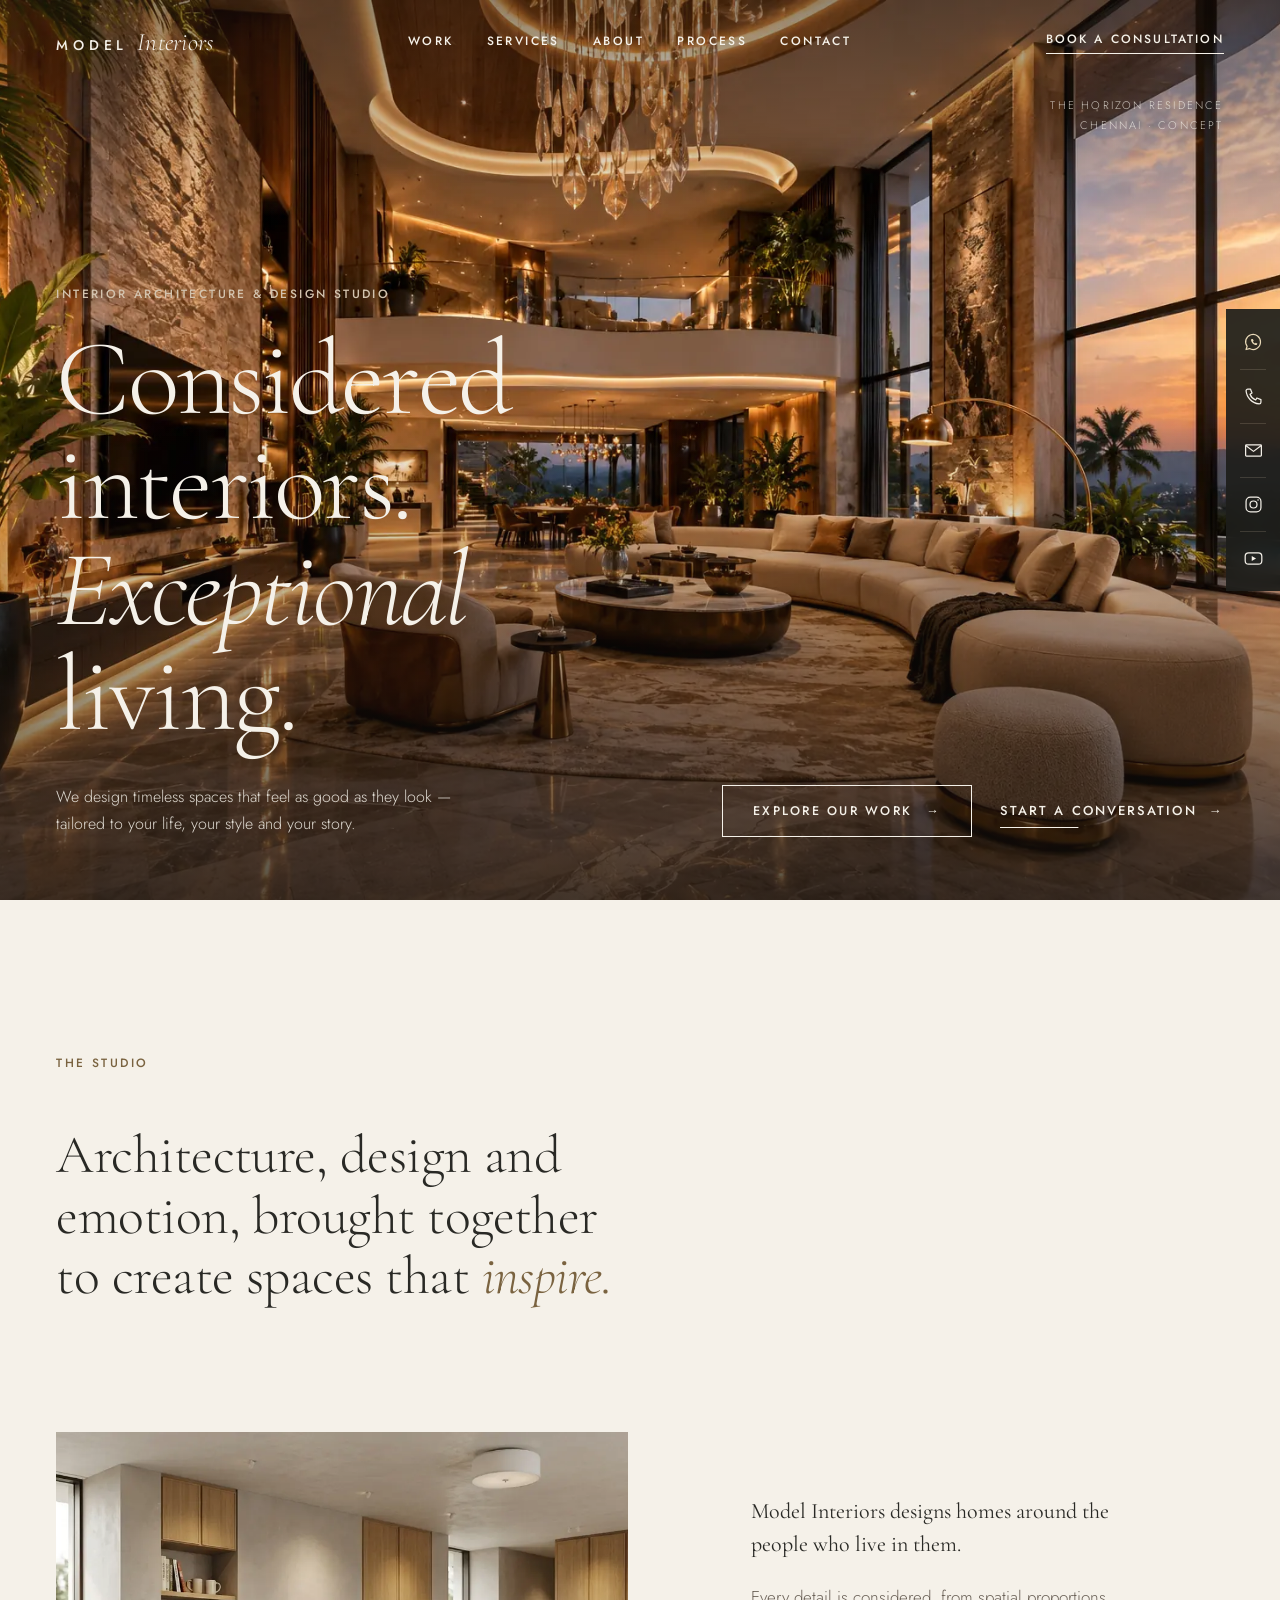
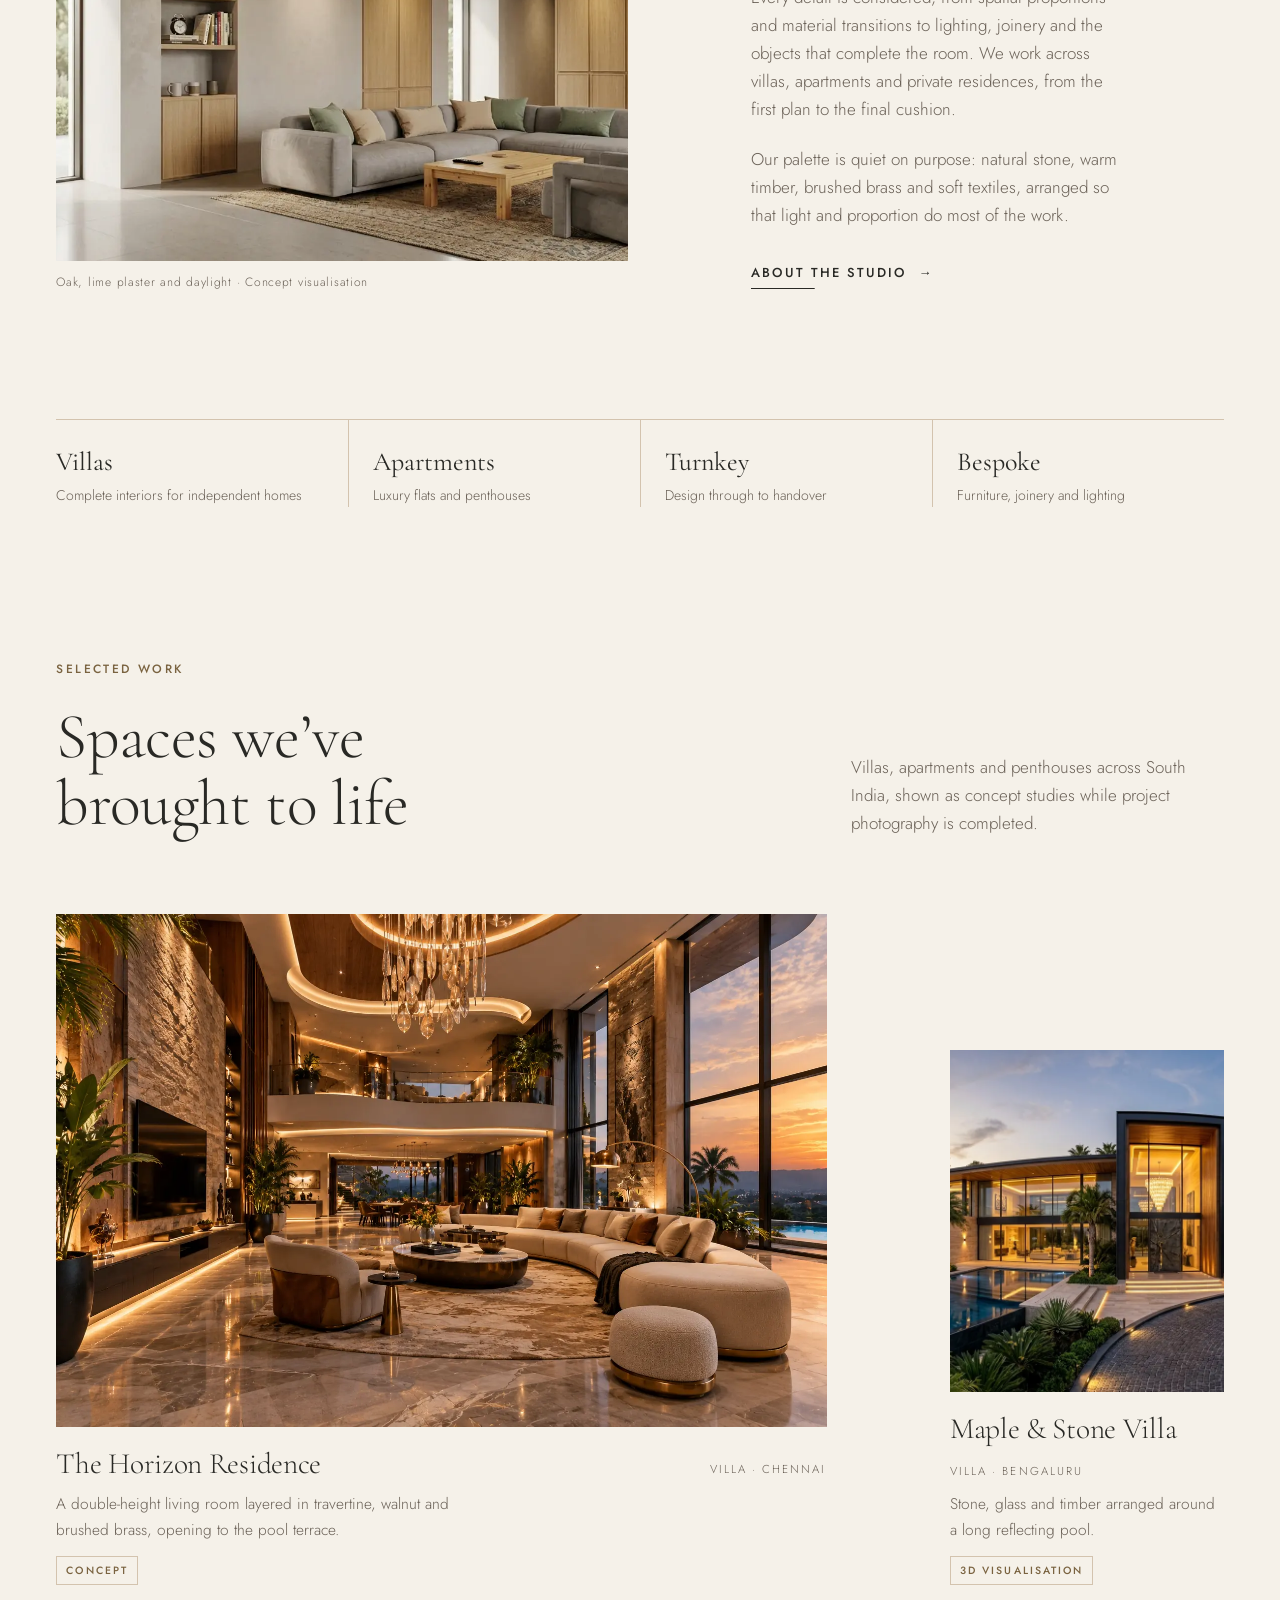
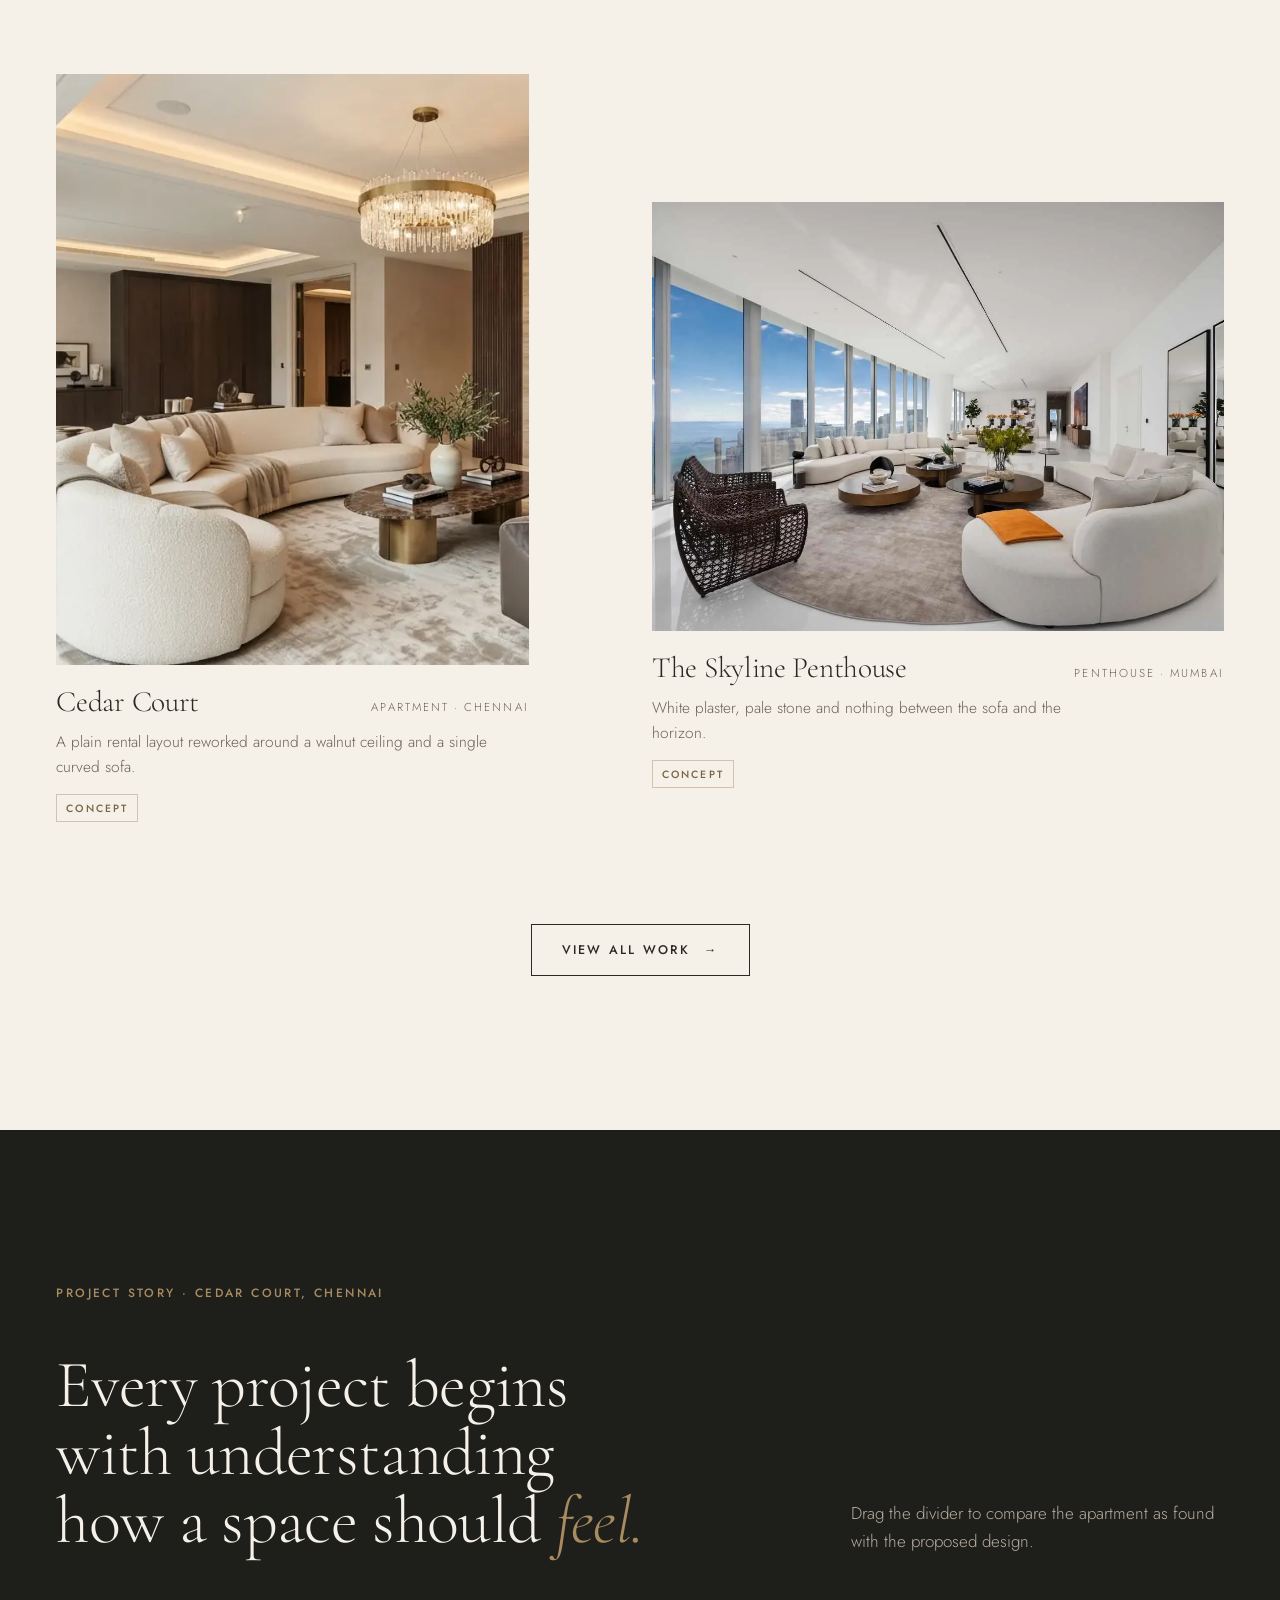
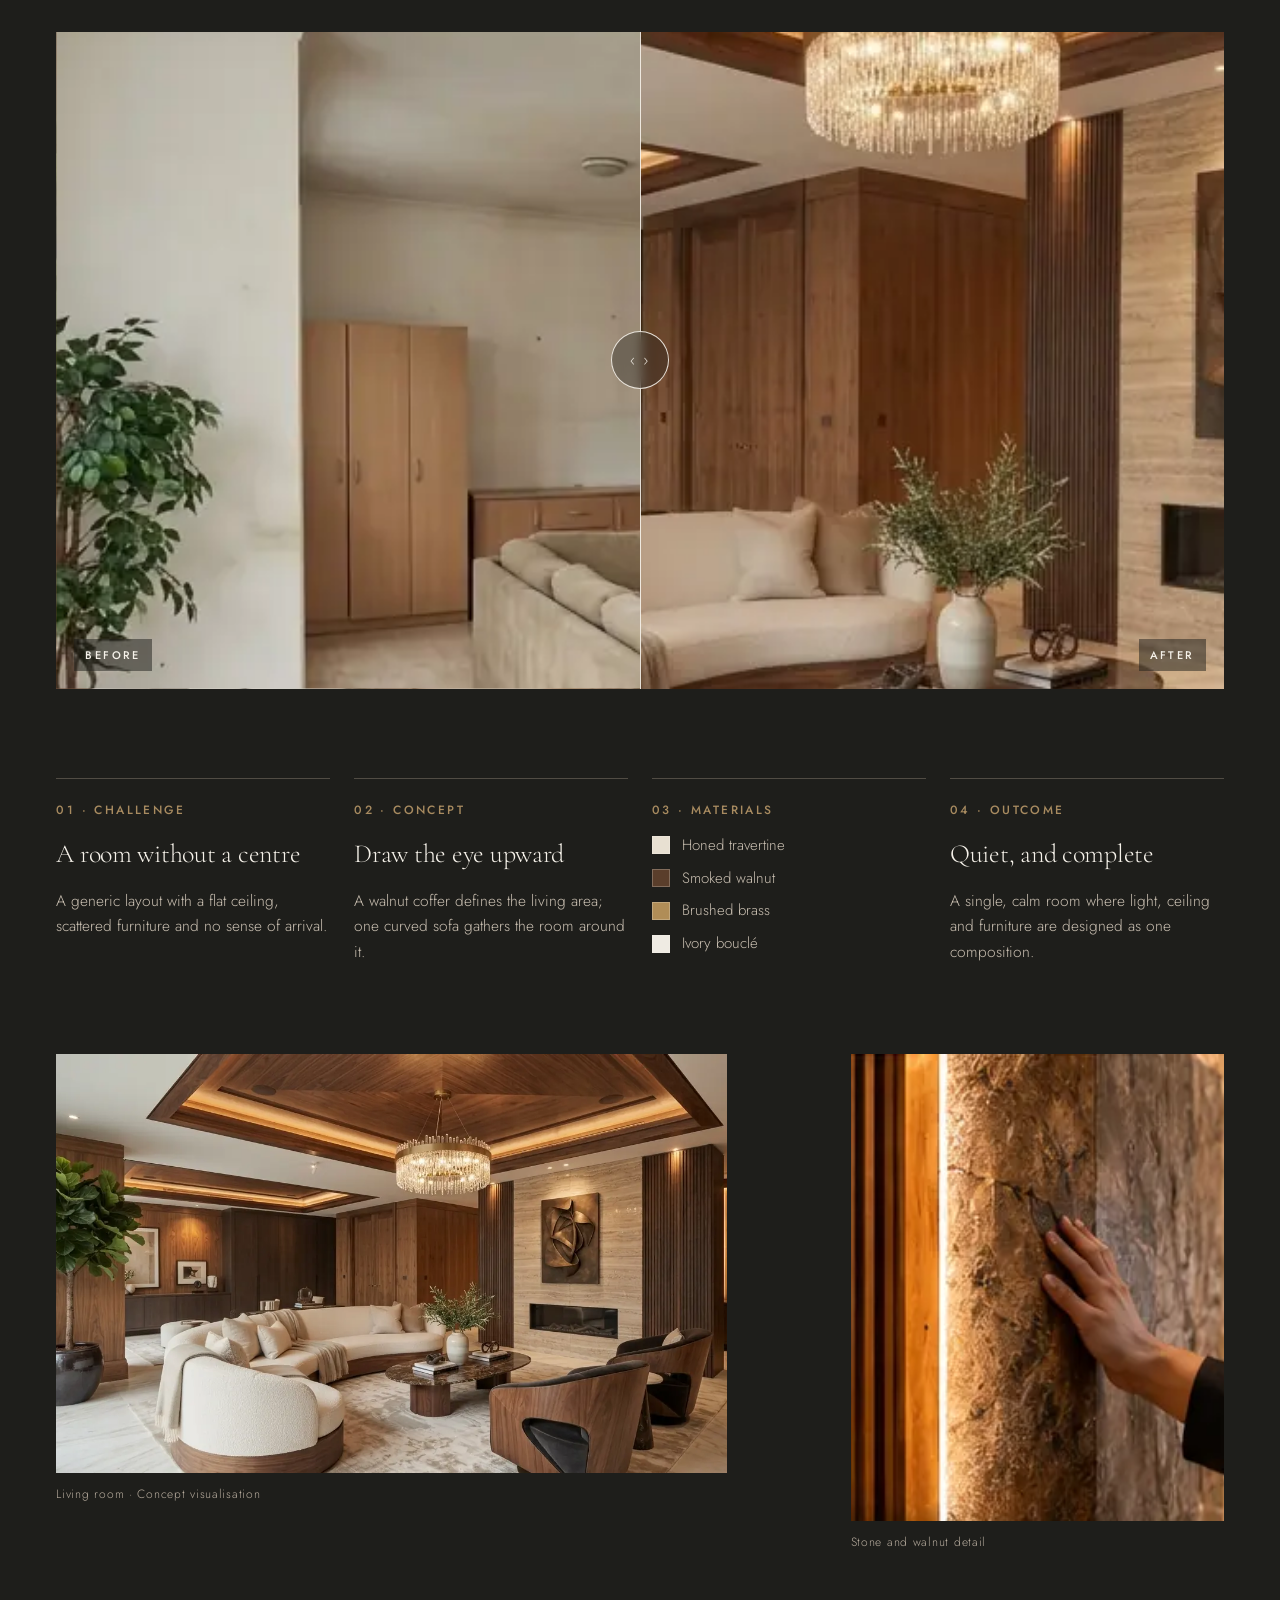
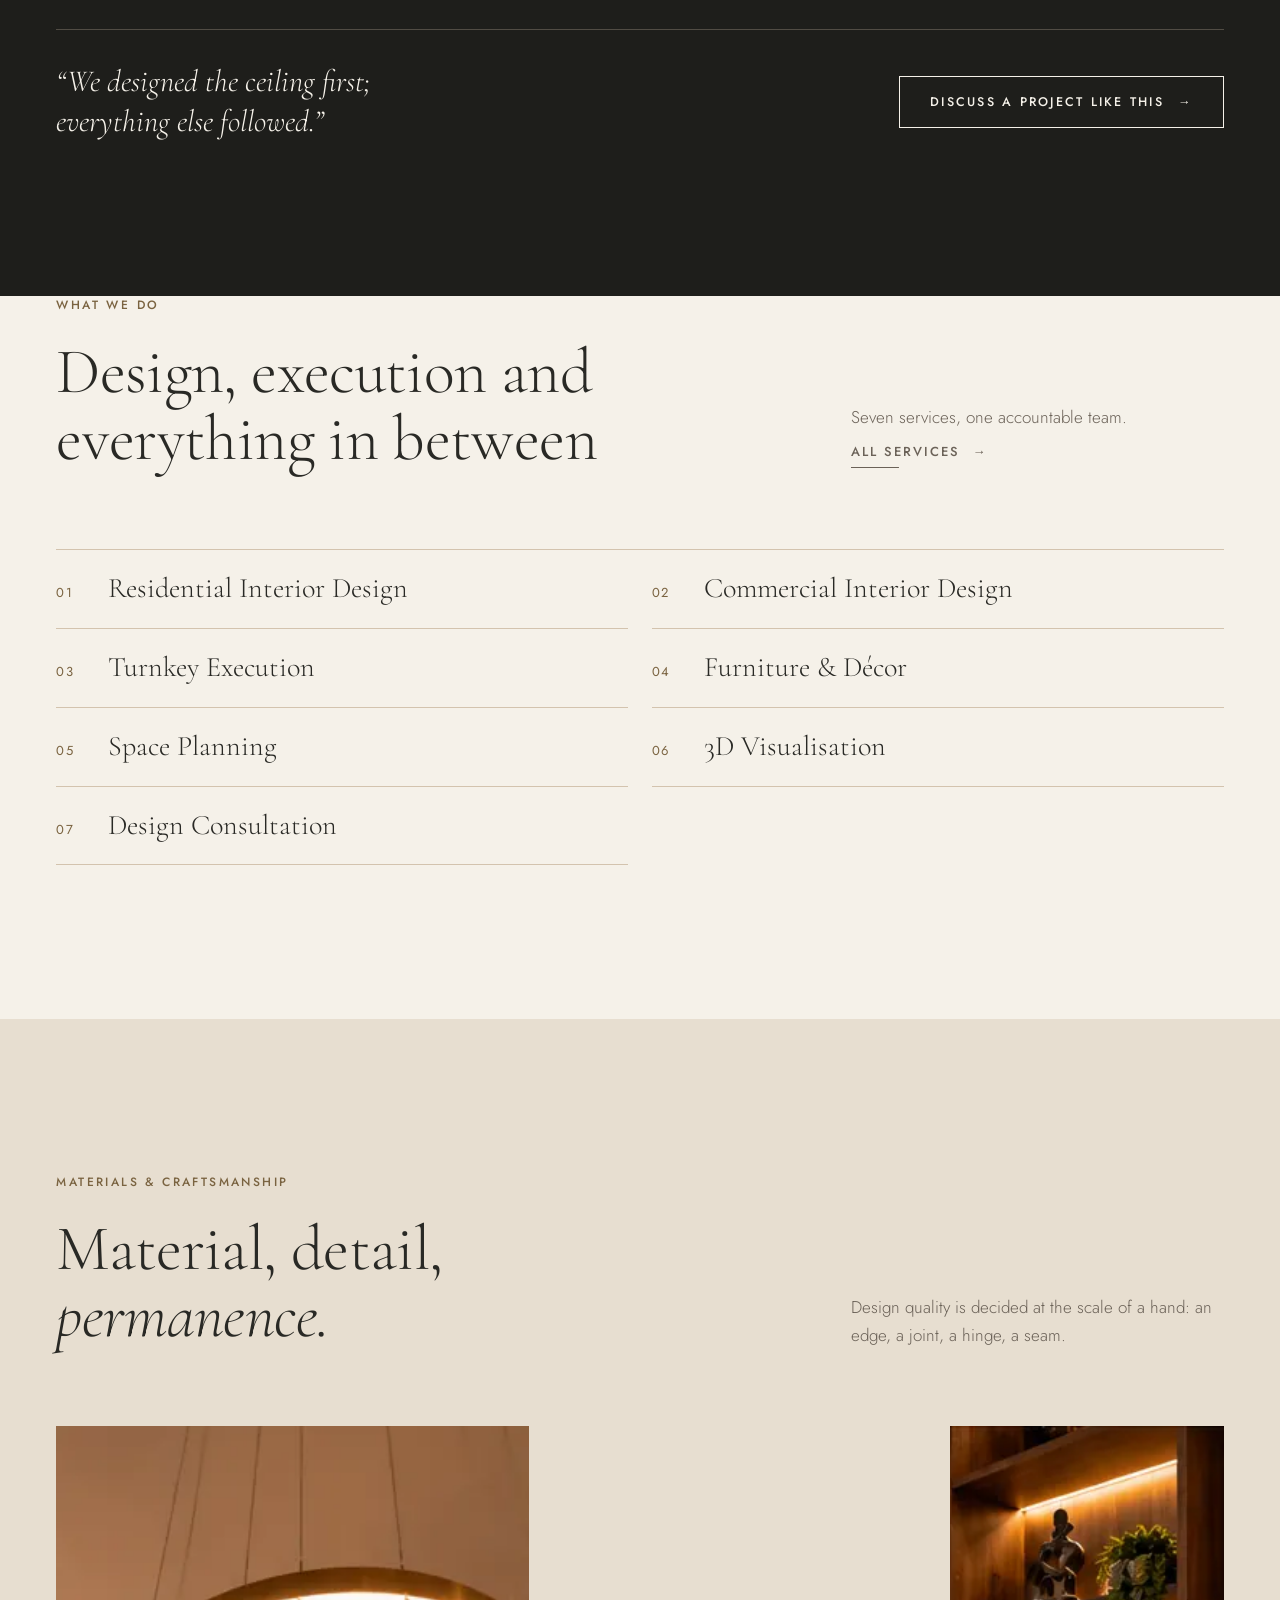
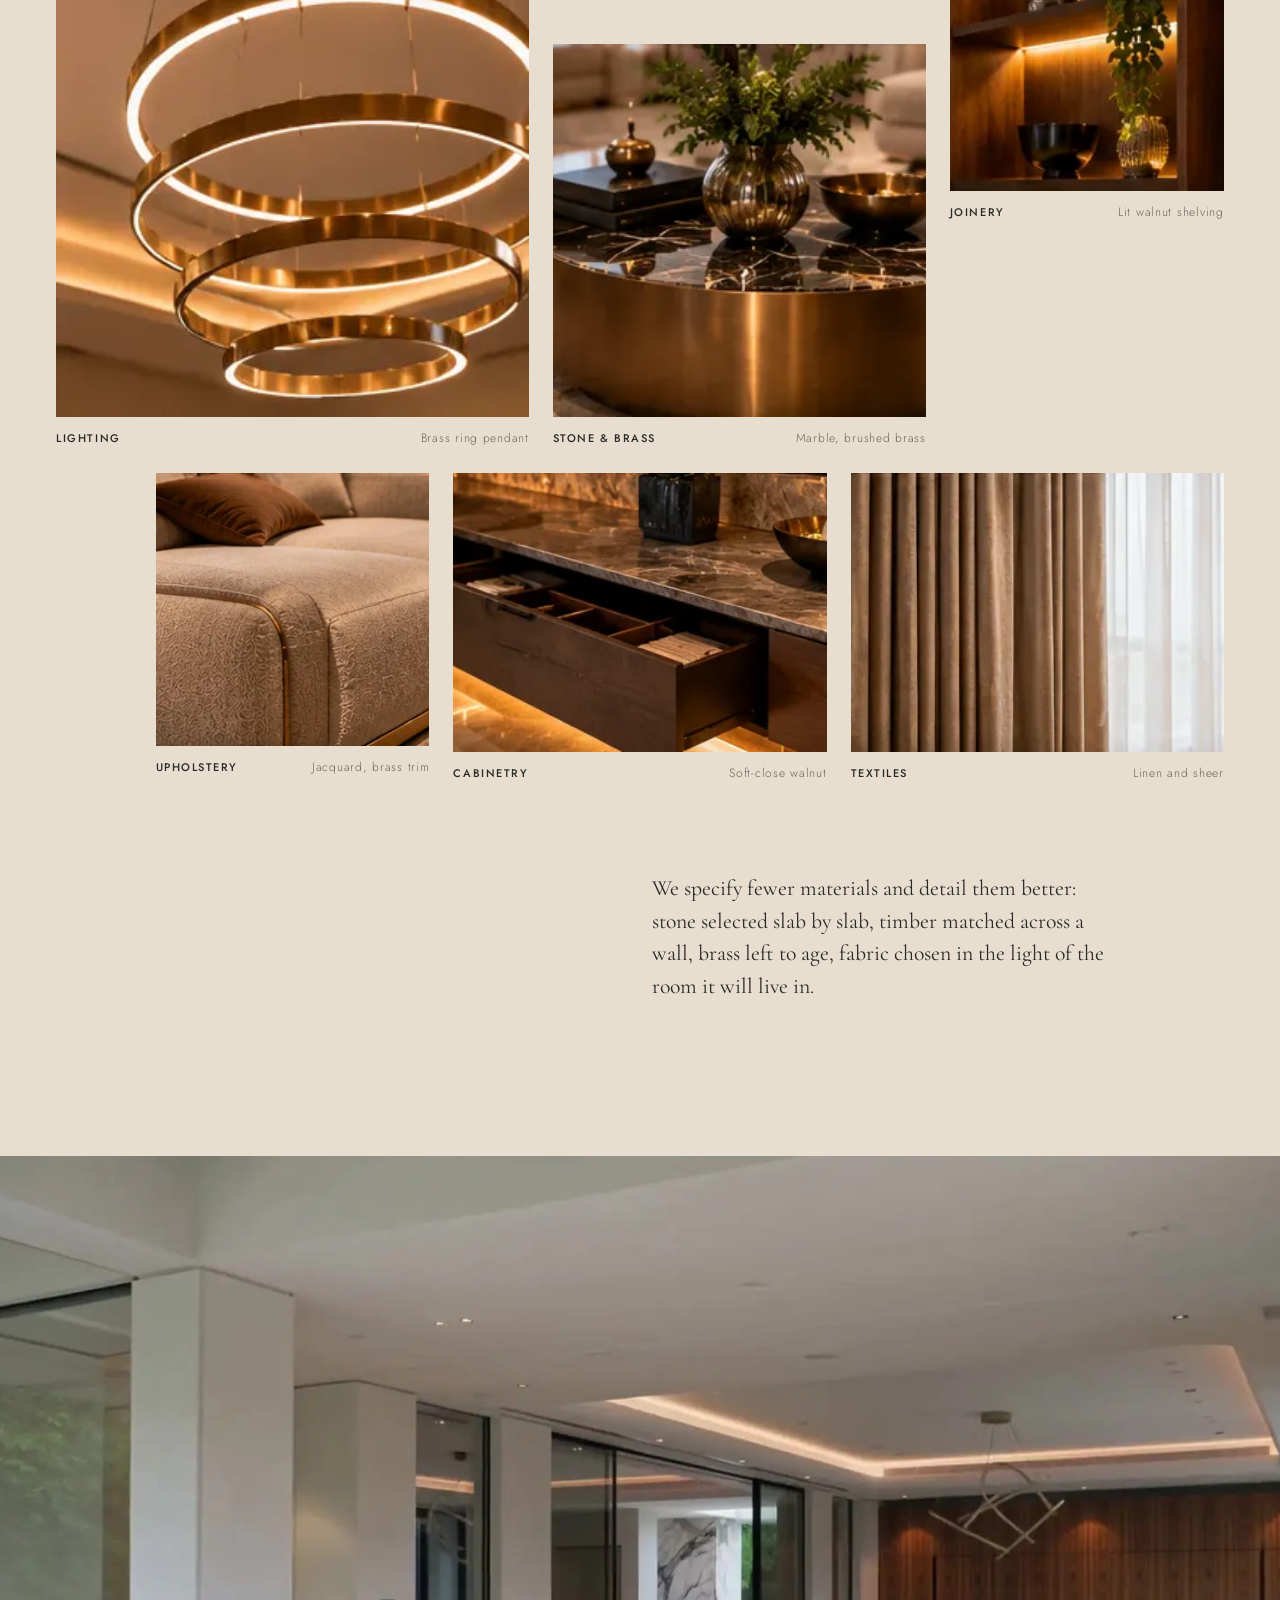
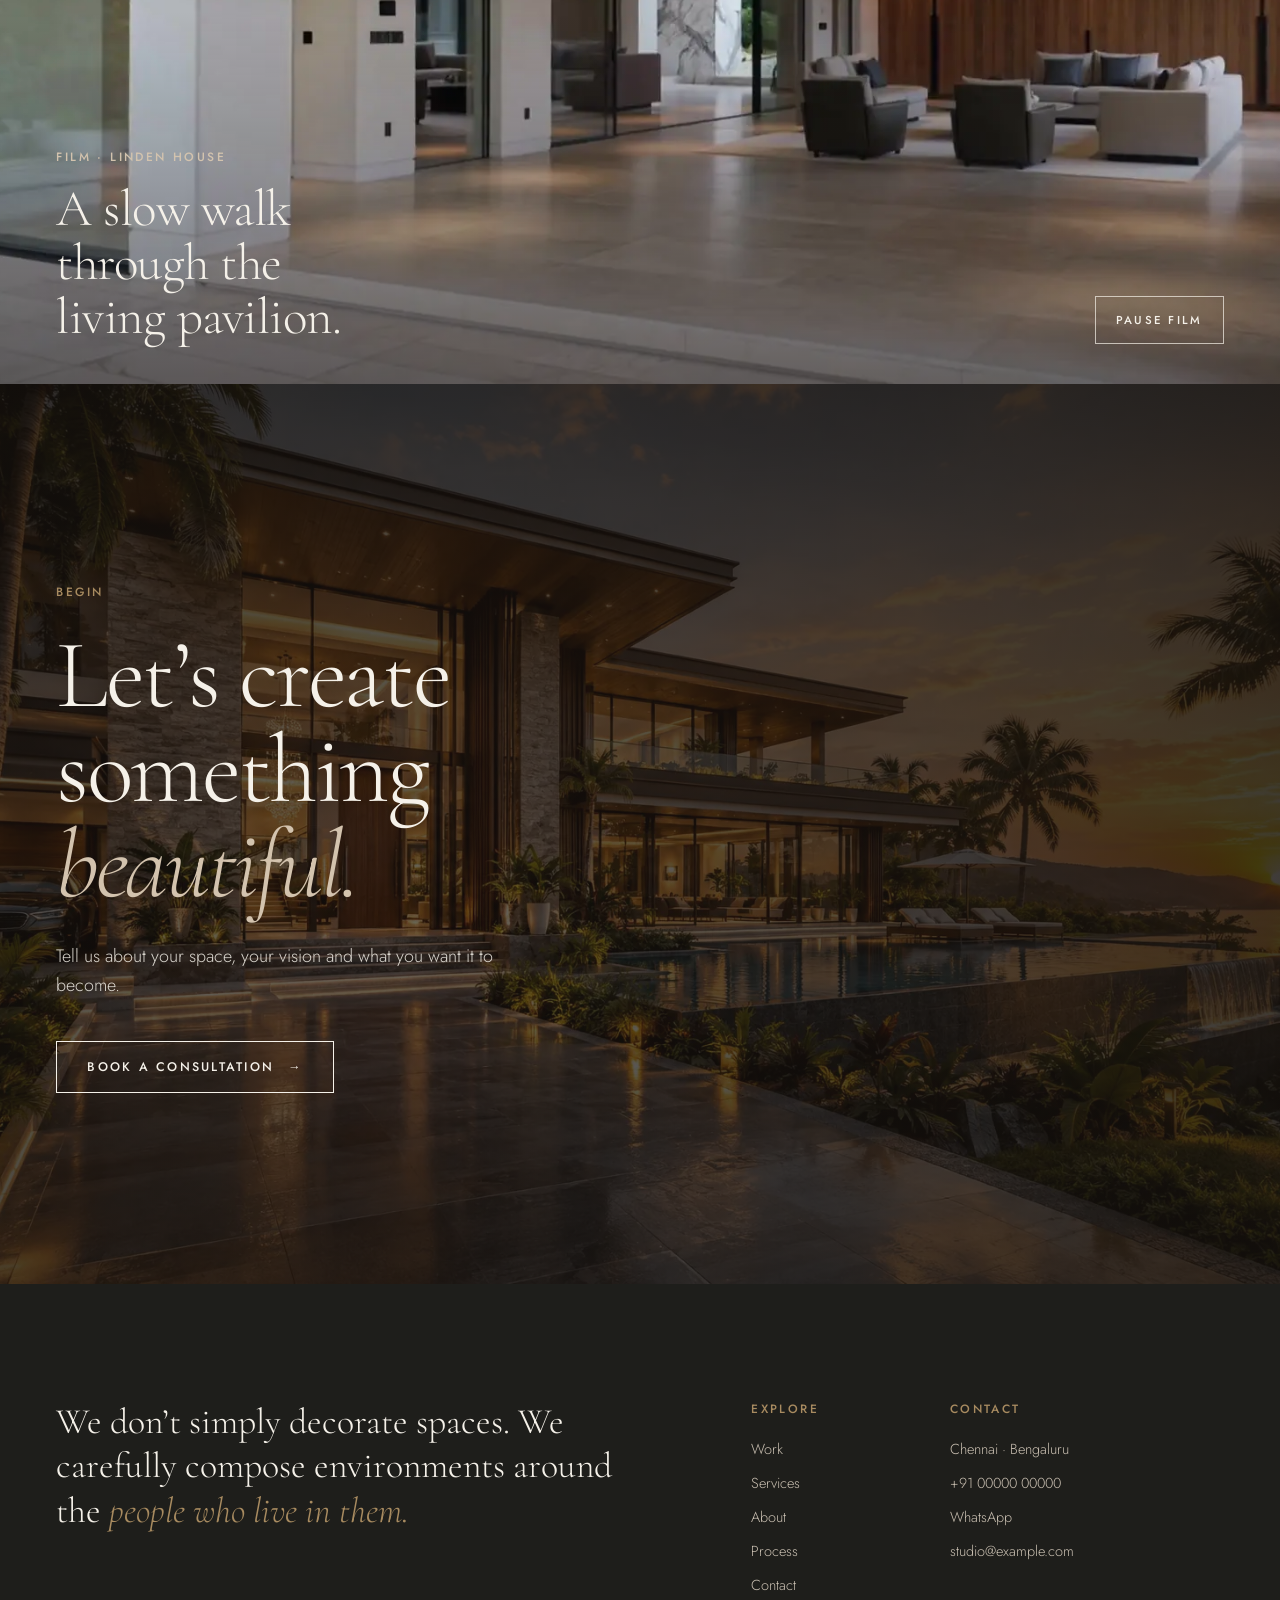
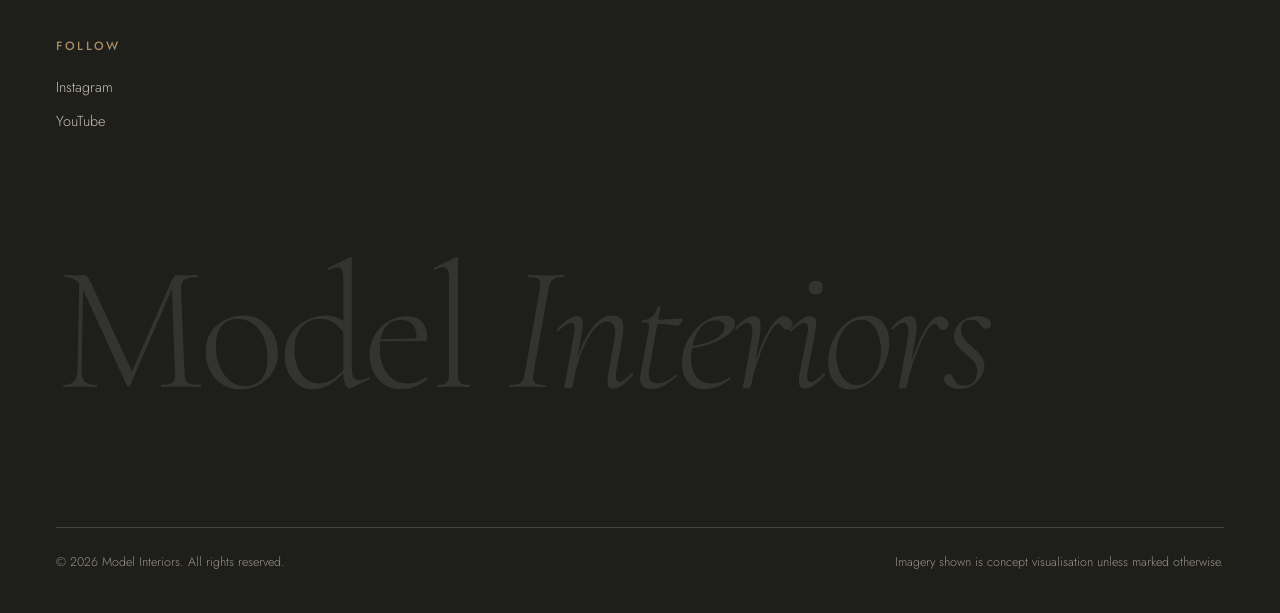
<file: index.html>
<!doctype html>
<html lang="en">
<head>
<meta charset="utf-8">
<meta name="viewport" content="width=device-width,initial-scale=1,viewport-fit=cover">
<title>Model Interiors</title>
<meta name="description" content="Model Interiors — considered residential interiors, villas and luxury apartments.">
<link rel="preconnect" href="https://fonts.googleapis.com">
<link rel="preconnect" href="https://fonts.gstatic.com" crossorigin>
<link rel="stylesheet" href="https://fonts.googleapis.com/css2?family=Cormorant+Garamond:ital,wght@0,300;0,400;0,500;1,300;1,400&family=Jost:wght@300;400;500&display=swap">
<link rel="stylesheet" href="site.css">
<link rel="preload" as="image" href="hero.webp" fetchpriority="high">
</head>
<body>
<a class="skip" href="#main">Skip to content</a>
<header class="nav" id="nav">
  <div class="wrap">
    <a class="logo" href="index.html" aria-label="Model Interiors, home"><b>MODEL</b><i>Interiors</i></a>
    <nav class="menu" aria-label="Primary"><a href="work.html">Work</a><a href="services.html">Services</a><a href="about.html">About</a><a href="process.html">Process</a><a href="contact.html">Contact</a></nav>
    <a class="nav-cta" href="contact.html">Book a consultation</a>
    <button class="burger" id="burger" aria-label="Open menu" aria-expanded="false" aria-controls="drawer"><span></span><span></span></button>
  </div>
</header>
<div class="drawer" id="drawer" role="dialog" aria-modal="true" aria-label="Menu">
  <div class="top"><span class="logo"><b>MODEL</b><i>Interiors</i></span><button class="close" id="close">Close</button></div>
  <nav aria-label="Mobile"><a href="index.html">Home</a><a href="work.html">Work</a><a href="services.html">Services</a><a href="about.html">About</a><a href="process.html">Process</a><a href="contact.html">Contact</a></nav>
  <div class="foot"><span>+91 00000 00000</span><a href="https://wa.me/910000000000?text=Hello%20Model%20Interiors%2C%20I%27d%20like%20to%20discuss%20an%20interior%20project." target="_blank" rel="noopener" class="link">WhatsApp us <span class="arr">→</span></a></div>
</div>
<aside class="rail" aria-label="Quick contact"><a class="r-wa" href="https://wa.me/910000000000?text=Hello%20Model%20Interiors%2C%20I%27d%20like%20to%20discuss%20an%20interior%20project." target="_blank" rel="noopener" aria-label="WhatsApp: +91 00000 00000"><svg viewBox="0 0 24 24" aria-hidden="true"><path d="M20 11.5a8.5 8.5 0 0 1-12.6 7.4L3.5 20l1.2-3.7A8.5 8.5 0 1 1 20 11.5z"/><path d="M9.2 8.3c-.3 3.3 3 6.9 6.4 6.6l.9-1.5-1.9-1-.9.8a4.6 4.6 0 0 1-2.3-2.3l.8-.9-1-1.9-1.9.2z" class="fill"/></svg><span class="tip"><b>WhatsApp</b>+91 00000 00000</span><span class="mlabel">WhatsApp</span></a><a class="r-call" href="tel:+910000000000" aria-label="Call: +91 00000 00000"><svg viewBox="0 0 24 24" aria-hidden="true"><path d="M5.5 3.5h3l1.8 4.6-2.3 1.4a11 11 0 0 0 6.5 6.5l1.4-2.3 4.6 1.8v3a2 2 0 0 1-2 2A16.5 16.5 0 0 1 3.5 5.5a2 2 0 0 1 2-2z"/></svg><span class="tip"><b>Call</b>+91 00000 00000</span><span class="mlabel">Call</span></a><a class="r-mail" href="mailto:studio@example.com" aria-label="Email: studio@example.com"><svg viewBox="0 0 24 24" aria-hidden="true"><rect x="3" y="5.5" width="18" height="13" rx="1"/><path d="M3.5 6.5 12 13l8.5-6.5"/></svg><span class="tip"><b>Email</b>studio@example.com</span><span class="mlabel">Email</span></a><a class="r-ig" href="https://www.instagram.com/" target="_blank" rel="noopener" aria-label="Instagram: @modelinteriors"><svg viewBox="0 0 24 24" aria-hidden="true"><rect x="3.5" y="3.5" width="17" height="17" rx="5"/><circle cx="12" cy="12" r="4"/><circle cx="17.2" cy="6.8" r=".9" class="fill"/></svg><span class="tip"><b>Instagram</b>@modelinteriors</span><span class="mlabel">Instagram</span></a><a class="r-yt" href="https://www.youtube.com/" target="_blank" rel="noopener" aria-label="YouTube: Model Interiors"><svg viewBox="0 0 24 24" aria-hidden="true"><rect x="2.5" y="5.5" width="19" height="13" rx="4"/><path d="M10 9.2v5.6l4.9-2.8z" class="fill"/></svg><span class="tip"><b>YouTube</b>Model Interiors</span><span class="mlabel">YouTube</span></a></aside>
<main id="main">
<!-- HERO -->
<section class="hero" id="top" aria-label="Introduction">
  <picture>
    <source media="(max-width:700px)" srcset="hero-m.webp">
    <img src="hero.webp" alt="Double-height living room with travertine walls, a sculptural crystal chandelier, curved ivory sofas and floor-to-ceiling glazing at sunset" fetchpriority="high">
  </picture>
  <video id="heroVideo" muted loop playsinline preload="none" poster="hero.webp" aria-hidden="true" data-src="hero.mp4"></video>
  <div class="hero-meta">The Horizon Residence<br>Chennai · Concept</div>
  <div class="wrap hero-intro">
    <span class="label l1" style="color:var(--taupe)">Interior architecture &amp; design studio</span>
    <h1 class="l2" style="margin-top:22px">Considered interiors. <em>Exceptional</em> living.</h1>
    <div class="hero-row l3">
      <p>We design timeless spaces that feel as good as they look — tailored to your life, your style and your story.</p>
      <div class="hero-ctas">
        <a class="btn" href="work.html">Explore our work <span aria-hidden="true">→</span></a>
        <a class="link" href="contact.html">Start a conversation <span class="arr" aria-hidden="true">→</span></a>
      </div>
    </div>
  </div>
</section>

<!-- INTRO -->
<section class="sec intro" aria-labelledby="intro-h">
  <div class="wrap grid">
    <span class="label" style="grid-column:1/-1">The studio</span>
    <h2 id="intro-h">Architecture, design and emotion, brought together to create spaces that <em>inspire.</em></h2>
    <figure class="fig" style="margin-bottom:0">
      <div class="zoom reveal"><img src="travertine.webp" alt="Calm living room with oak joinery, a low linen sofa and full-height glazing onto a garden" loading="lazy" width="1600" height="893"></div>
      <figcaption>Oak, lime plaster and daylight · Concept visualisation</figcaption>
    </figure>
    <div class="txt">
      <p>Model Interiors designs homes around the people who live in them.</p>
      <p class="muted">Every detail is considered, from spatial proportions and material transitions to lighting, joinery and the objects that complete the room. We work across villas, apartments and private residences, from the first plan to the final cushion.</p>
      <p class="muted">Our palette is quiet on purpose: natural stone, warm timber, brushed brass and soft textiles, arranged so that light and proportion do most of the work.</p>
      <a class="link" href="about.html" style="align-self:flex-start">About the studio <span class="arr" aria-hidden="true">→</span></a>
    </div>
    <div class="scope">
      <div><b>Villas</b><span>Complete interiors for independent homes</span></div>
      <div><b>Apartments</b><span>Luxury flats and penthouses</span></div>
      <div><b>Turnkey</b><span>Design through to handover</span></div>
      <div><b>Bespoke</b><span>Furniture, joinery and lighting</span></div>
    </div>
  </div>
</section>

<!-- WORK -->
<section class="sec" id="work" aria-labelledby="work-h" style="padding-top:0">
  <div class="wrap">
    <div class="sec-head">
      <span class="label">Selected work</span>
      <h2 id="work-h">Spaces we’ve brought to life</h2>
      <p class="aside">Villas, apartments and penthouses across South India, shown as concept studies while project photography is completed.</p>
    </div>
    <div class="works"><a class="work w1" data-t="villa" href="index.html#story">
        <div class="zoom reveal"><img src="hero.webp" alt="The Horizon Residence: double-height living room in travertine and walnut with a crystal chandelier" loading="lazy" width="2000" height="1333"></div>
        <div class="meta"><h3>The Horizon Residence</h3><span class="type">Villa · Chennai</span></div>
        <p>A double-height living room layered in travertine, walnut and brushed brass, opening to the pool terrace.</p>
        <span class="tag">Concept</span>
      </a>
<a class="work w2" data-t="villa" href="contact.html">
        <div class="zoom reveal"><img src="villa-dusk.webp" alt="Maple and Stone Villa at dusk: stone-clad entrance volume, glass pavilion and a reflecting pool" loading="lazy" width="1337" height="706" style="object-position:62% 50%"></div>
        <div class="meta"><h3>Maple &amp; Stone Villa</h3><span class="type">Villa · Bengaluru</span></div>
        <p>Stone, glass and timber arranged around a long reflecting pool.</p>
        <span class="tag">3D visualisation</span>
      </a>
<a class="work w3" data-t="apartment" href="index.html#story">
        <div class="zoom reveal"><img src="cedar-2.webp" alt="Cedar Court: living room with a walnut coffered ceiling, curved bouclé sofa and a sculptural armchair" loading="lazy" width="1337" height="706" style="object-position:40% 50%"></div>
        <div class="meta"><h3>Cedar Court</h3><span class="type">Apartment · Chennai</span></div>
        <p>A plain rental layout reworked around a walnut ceiling and a single curved sofa.</p>
        <span class="tag">Concept</span>
      </a>
<a class="work w4" data-t="penthouse" href="contact.html">
        <div class="zoom reveal"><img src="penthouse.webp" alt="The Skyline Penthouse: white living room with a curved sofa, woven lounge chair and uninterrupted sea views" loading="lazy" width="1280" height="853"></div>
        <div class="meta"><h3>The Skyline Penthouse</h3><span class="type">Penthouse · Mumbai</span></div>
        <p>White plaster, pale stone and nothing between the sofa and the horizon.</p>
        <span class="tag">Concept</span>
      </a></div>
    <div class="more"><a class="btn" href="work.html">View all work <span aria-hidden="true">→</span></a></div>
  </div>
</section>
<!-- PROJECT STORY -->
<section class="sec on-dark story" id="story" aria-labelledby="story-h">
  <div class="wrap">
    <div class="top">
      <span class="label" style="grid-column:1/-1">Project story · Cedar Court, Chennai</span>
      <h2 id="story-h">Every project begins with understanding how a space should <em>feel.</em></h2>
      <p class="muted">Drag the divider to compare the apartment as found with the proposed design.</p>
    </div>
    <div class="compare" style="--p:50%">
      <img src="cedar-after.webp" alt="After: living room with walnut coffered ceiling, curved sofa and layered lighting">
      <div class="before"><img src="cedar-before.webp" alt="Before: plain living room with beige sofa and bare ceiling" loading="lazy"></div>
      <div class="bar"></div><div class="knob" aria-hidden="true">‹ ›</div>
      <span class="lb l">Before</span><span class="lb r">After</span>
      <input type="range" min="0" max="100" value="50" aria-label="Compare before and after, Cedar Court living room">
    </div>
    <div class="cols">
      <div class="col"><span class="label">01 · Challenge</span><h3>A room without a centre</h3><p>A generic layout with a flat ceiling, scattered furniture and no sense of arrival.</p></div>
      <div class="col"><span class="label">02 · Concept</span><h3>Draw the eye upward</h3><p>A walnut coffer defines the living area; one curved sofa gathers the room around it.</p></div>
      <div class="col"><span class="label">03 · Materials</span><ul>
        <li><i style="background:#E8E0D2"></i>Honed travertine</li>
        <li><i style="background:#5A3E2B"></i>Smoked walnut</li>
        <li><i style="background:#B08D57"></i>Brushed brass</li>
        <li><i style="background:#EFEBE3"></i>Ivory bouclé</li></ul></div>
      <div class="col"><span class="label">04 · Outcome</span><h3>Quiet, and complete</h3><p>A single, calm room where light, ceiling and furniture are designed as one composition.</p></div>
    </div>
    <div class="pair">
      <figure class="a"><div class="zoom reveal"><img src="cedar-1.webp" alt="Cedar Court living room with a potted olive tree, curved sofa and walnut accent chairs" loading="lazy"></div><figcaption>Living room · Concept visualisation</figcaption></figure>
      <figure class="b"><div class="zoom reveal"><img src="d-stone.webp" alt="A hand resting on a book-matched stone column beside walnut fluting" loading="lazy" style="object-position:70% 50%"></div><figcaption>Stone and walnut detail</figcaption></figure>
    </div>
    <div class="end"><p>“We designed the ceiling first; everything else followed.”</p><a class="btn" href="contact.html">Discuss a project like this <span aria-hidden="true">→</span></a></div>
  </div>
</section>

<!-- SERVICES TEASER -->
<section class="sec" aria-labelledby="st-h" style="padding-top:0">
  <div class="wrap">
    <div class="sec-head"><span class="label">What we do</span><h2 id="st-h">Design, execution and everything in between</h2>
      <p class="aside">Seven services, one accountable team. <a class="link" href="services.html">All services <span class="arr" aria-hidden="true">→</span></a></p></div>
    <ul class="svc-strip">
      <li><a href="services.html"><span>01</span>Residential Interior Design</a></li><li><a href="services.html"><span>02</span>Commercial Interior Design</a></li>
      <li><a href="services.html"><span>03</span>Turnkey Execution</a></li><li><a href="services.html"><span>04</span>Furniture &amp; Décor</a></li>
      <li><a href="services.html"><span>05</span>Space Planning</a></li><li><a href="services.html"><span>06</span>3D Visualisation</a></li>
      <li><a href="services.html"><span>07</span>Design Consultation</a></li>
    </ul>
  </div>
</section>
<!-- MATERIALS -->
<section class="sec materials" aria-labelledby="mat-h">
  <div class="wrap">
    <div class="sec-head">
      <span class="label">Materials &amp; craftsmanship</span>
      <h2 id="mat-h">Material, detail, <em style="font-style:italic">permanence.</em></h2>
      <p class="aside">Design quality is decided at the scale of a hand: an edge, a joint, a hinge, a seam.</p>
    </div>
    <div class="mat-grid">
      <figure class="mat m1"><div class="zoom reveal"><img src="d-chandelier.webp" alt="Three brushed-brass ring pendants lit against a warm ceiling" loading="lazy"></div><figcaption><b>Lighting</b><span>Brass ring pendant</span></figcaption></figure>
      <figure class="mat m2"><div class="zoom reveal"><img src="d-table.webp" alt="Round coffee table with a dark marble top and brushed brass drum base" loading="lazy"></div><figcaption><b>Stone &amp; brass</b><span>Marble, brushed brass</span></figcaption></figure>
      <figure class="mat m3"><div class="zoom reveal"><img src="d-joinery.webp" alt="Walnut shelving with concealed warm LED lighting and sculptural objects" loading="lazy"></div><figcaption><b>Joinery</b><span>Lit walnut shelving</span></figcaption></figure>
      <figure class="mat m4"><div class="zoom reveal"><img src="d-sofa.webp" alt="Close view of a textured upholstered sofa with a brass base trim" loading="lazy"></div><figcaption><b>Upholstery</b><span>Jacquard, brass trim</span></figcaption></figure>
      <figure class="mat m5"><div class="zoom reveal"><img src="d-drawer.webp" alt="Soft-close walnut drawer with fitted dividers beneath a marble top" loading="lazy"></div><figcaption><b>Cabinetry</b><span>Soft-close walnut</span></figcaption></figure>
      <figure class="mat m6"><div class="zoom reveal"><img src="d-fabric.webp" alt="Layered linen and sheer curtains in taupe and ivory" loading="lazy"></div><figcaption><b>Textiles</b><span>Linen and sheer</span></figcaption></figure>
      <div class="mat-text"><p>We specify fewer materials and detail them better: stone selected slab by slab, timber matched across a wall, brass left to age, fabric chosen in the light of the room it will live in.</p></div>
    </div>
  </div>
</section>

<!-- FILM -->
<section class="film" aria-labelledby="film-h">
  <video id="film" muted loop playsinline preload="none" poster="walkthrough-poster.webp" data-src="walkthrough.mp4" aria-label="Slow walkthrough of a white living room with a walnut feature wall and sculptural pendant"></video>
  <div class="wrap">
    <div><span class="label" style="color:var(--taupe)">Film · Linden House</span><h2 id="film-h" style="margin-top:14px">A slow walk through the living pavilion.</h2></div>
    <button class="ctl" id="filmCtl" aria-pressed="false">Pause film</button>
  </div>
</section>

<!-- FINAL CTA -->
<section class="final on-dark" aria-labelledby="cta-h">
  <img src="villa-sunset.webp" alt="" loading="lazy" aria-hidden="true">
  <div class="wrap">
    <span class="label">Begin</span>
    <h2 id="cta-h">Let’s create something <em>beautiful.</em></h2>
    <p>Tell us about your space, your vision and what you want it to become.</p>
    <a class="btn" href="contact.html">Book a consultation <span aria-hidden="true">→</span></a>
  </div>
</section>


</main>
<footer class="on-dark">
  <div class="wrap grid">
    <p class="statement">We don’t simply decorate spaces. We carefully compose environments around the <em>people who live in them.</em></p>
    <div class="col"><span class="label">Explore</span><a href="work.html">Work</a><a href="services.html">Services</a><a href="about.html">About</a><a href="process.html">Process</a><a href="contact.html">Contact</a></div>
    <div class="col"><span class="label">Contact</span><span>Chennai · Bengaluru</span><a href="tel:+910000000000">+91 00000 00000</a><a href="https://wa.me/910000000000?text=Hello%20Model%20Interiors%2C%20I%27d%20like%20to%20discuss%20an%20interior%20project." target="_blank" rel="noopener">WhatsApp</a><a href="mailto:studio@example.com">studio@example.com</a></div>
    <div class="col"><span class="label">Follow</span><a href="https://www.instagram.com/" target="_blank" rel="noopener">Instagram</a><a href="https://www.youtube.com/" target="_blank" rel="noopener">YouTube</a></div>
    <div class="big" aria-hidden="true">Model <em>Interiors</em></div>
    <div class="base"><span>© 2026 Model Interiors. All rights reserved.</span><span>Imagery shown is concept visualisation unless marked otherwise.</span></div>
  </div>
</footer>
<script src="site.js"></script></body></html>
</file>
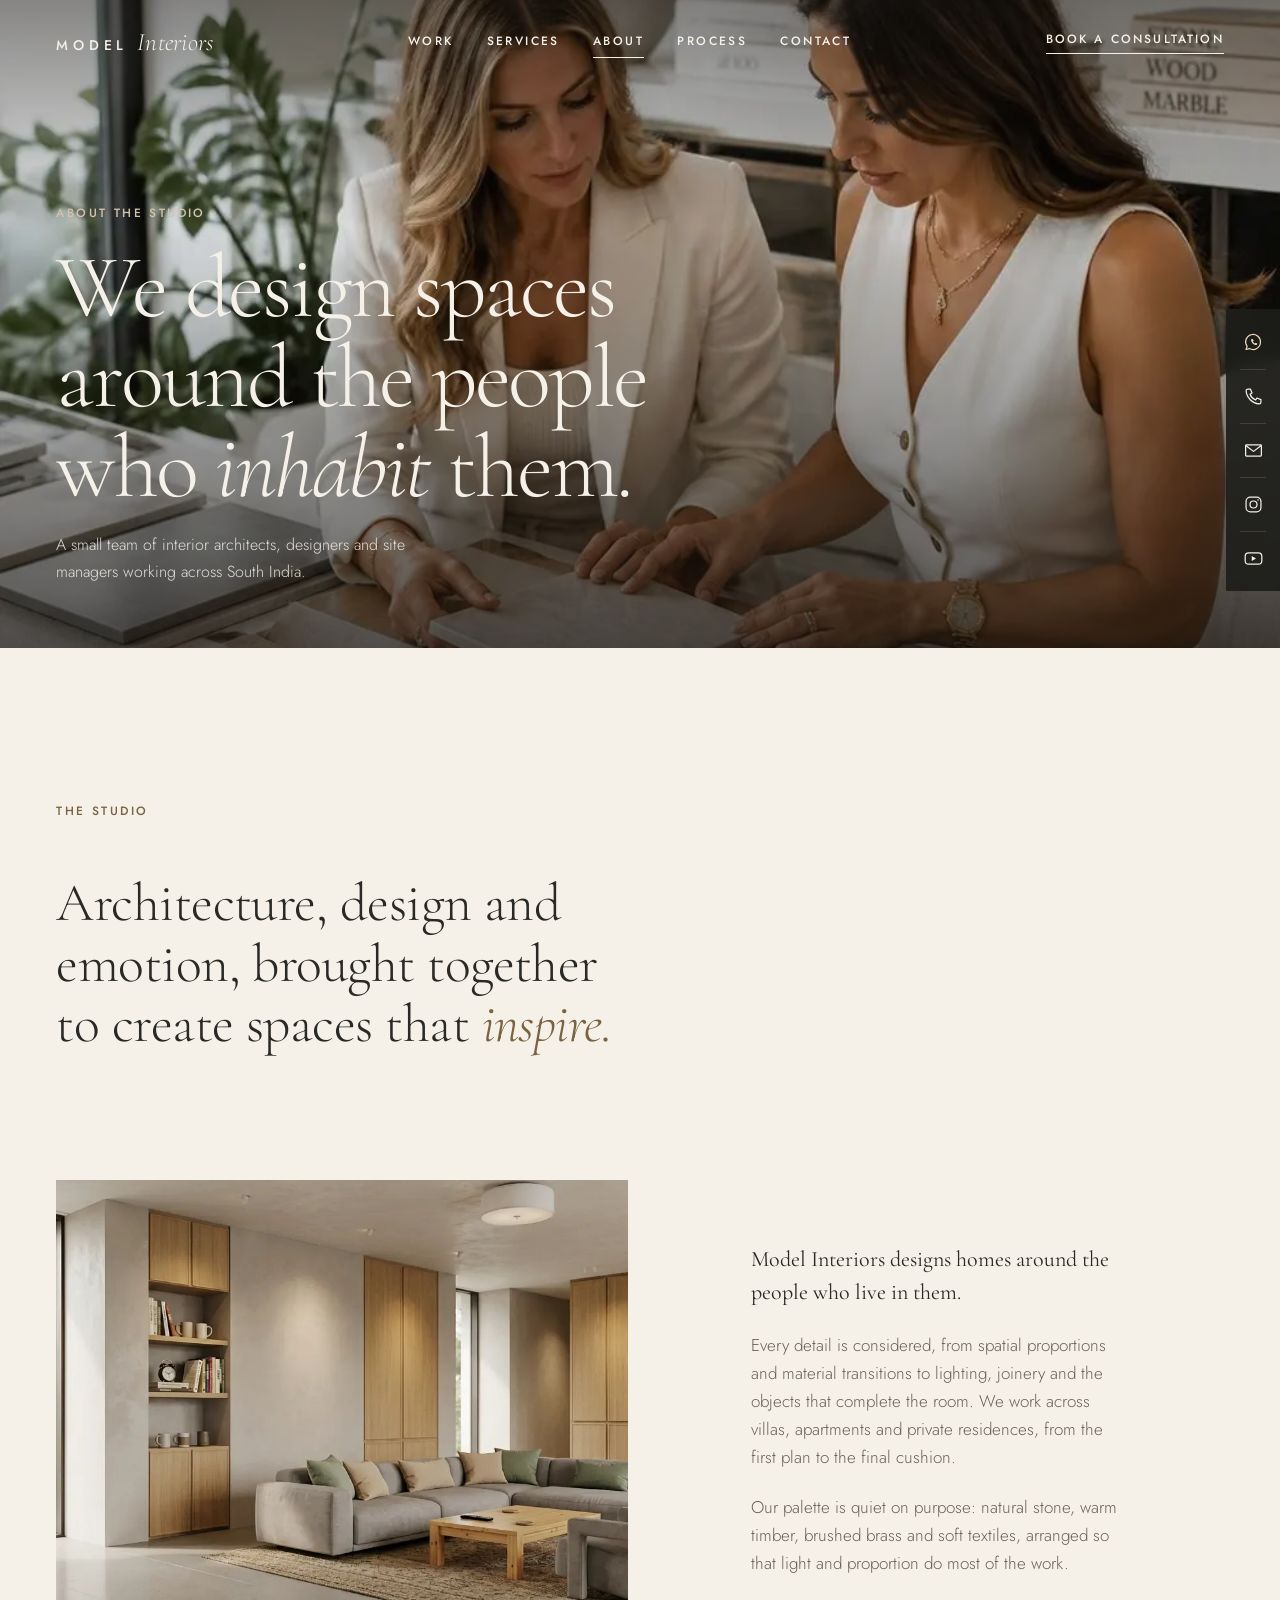
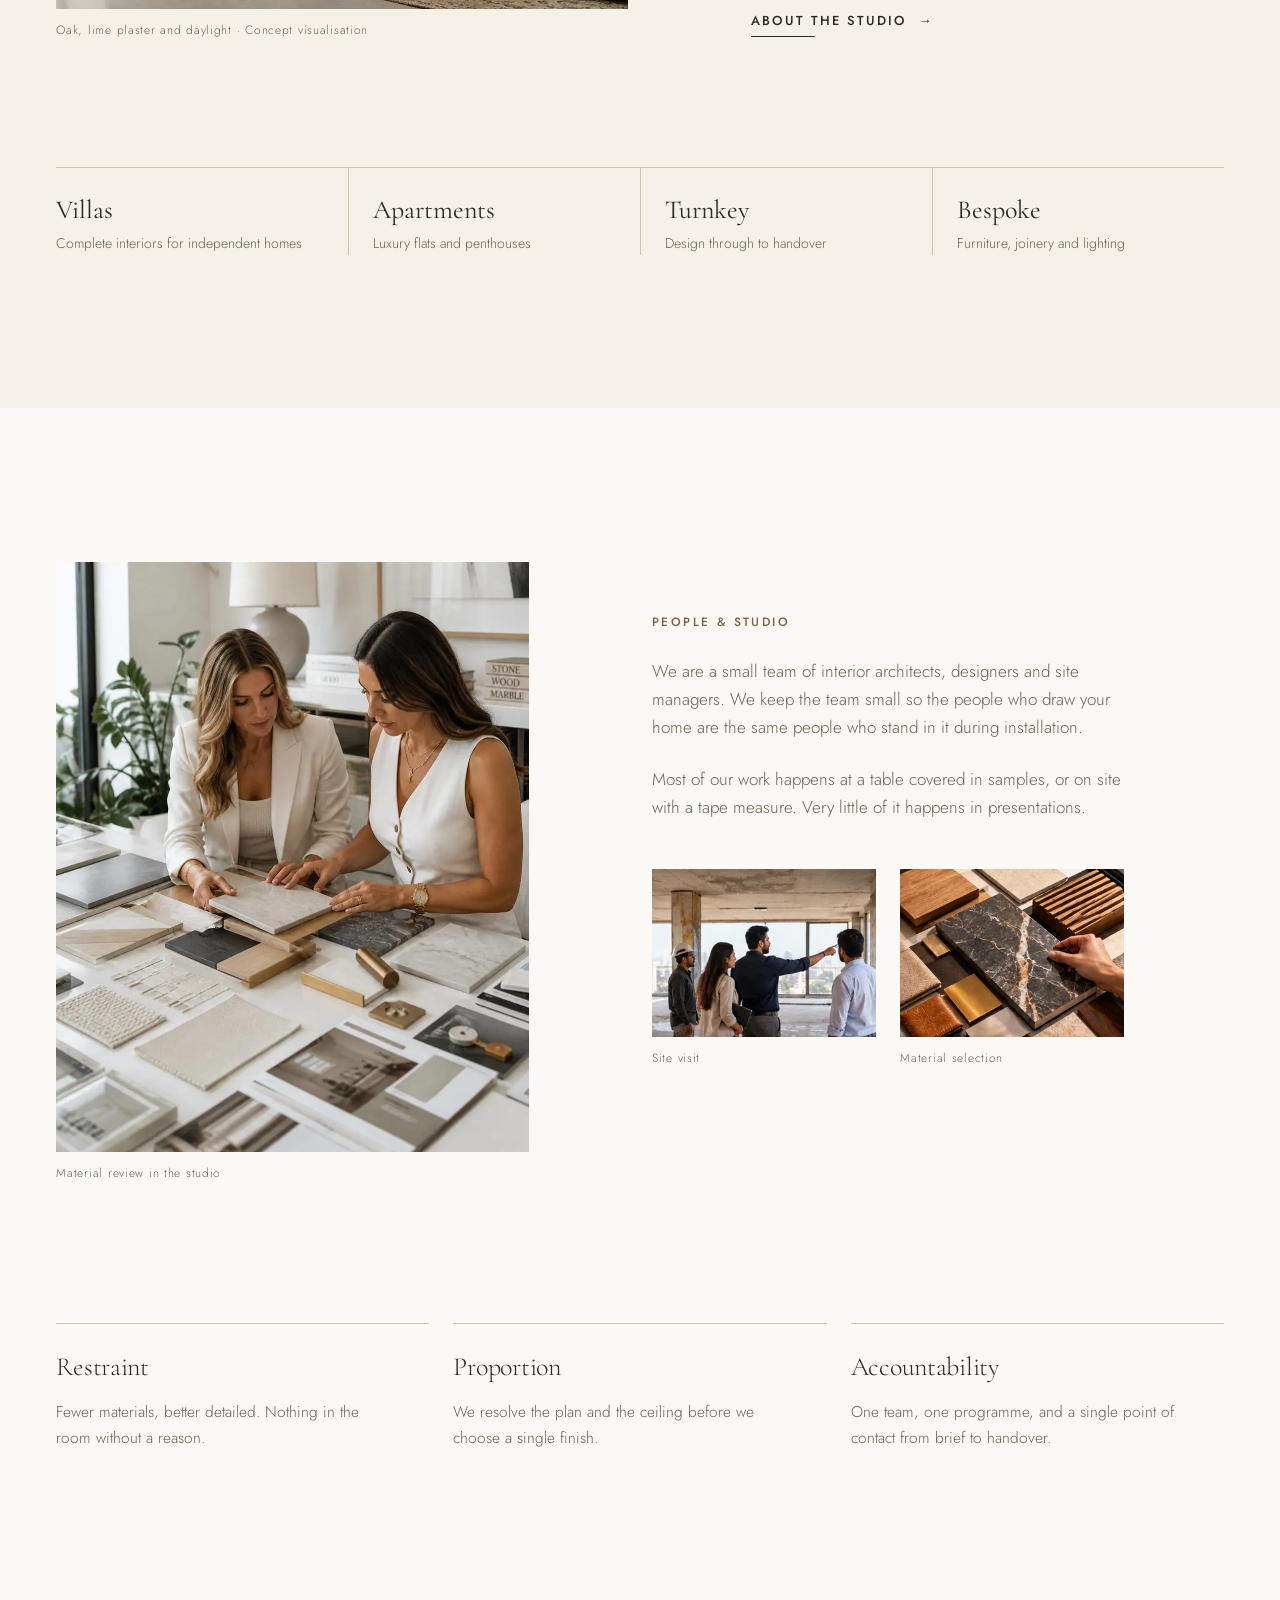
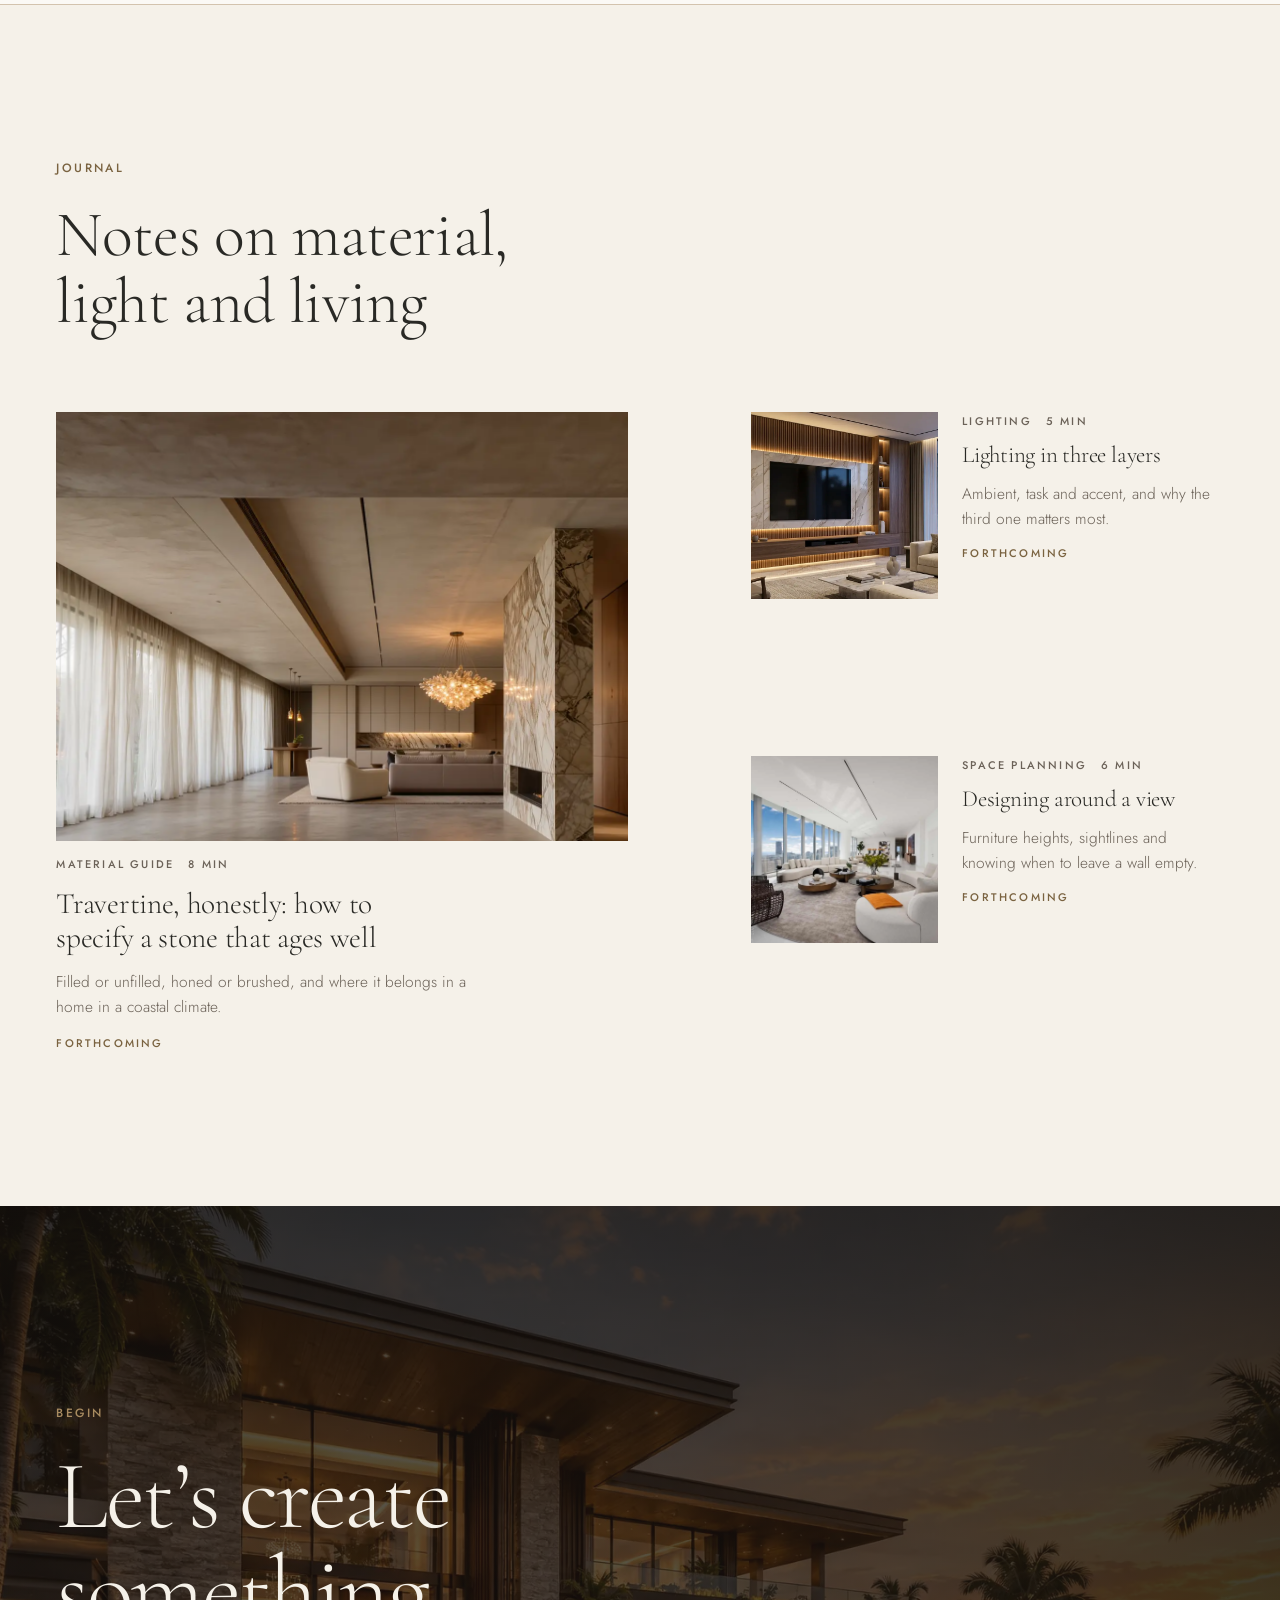
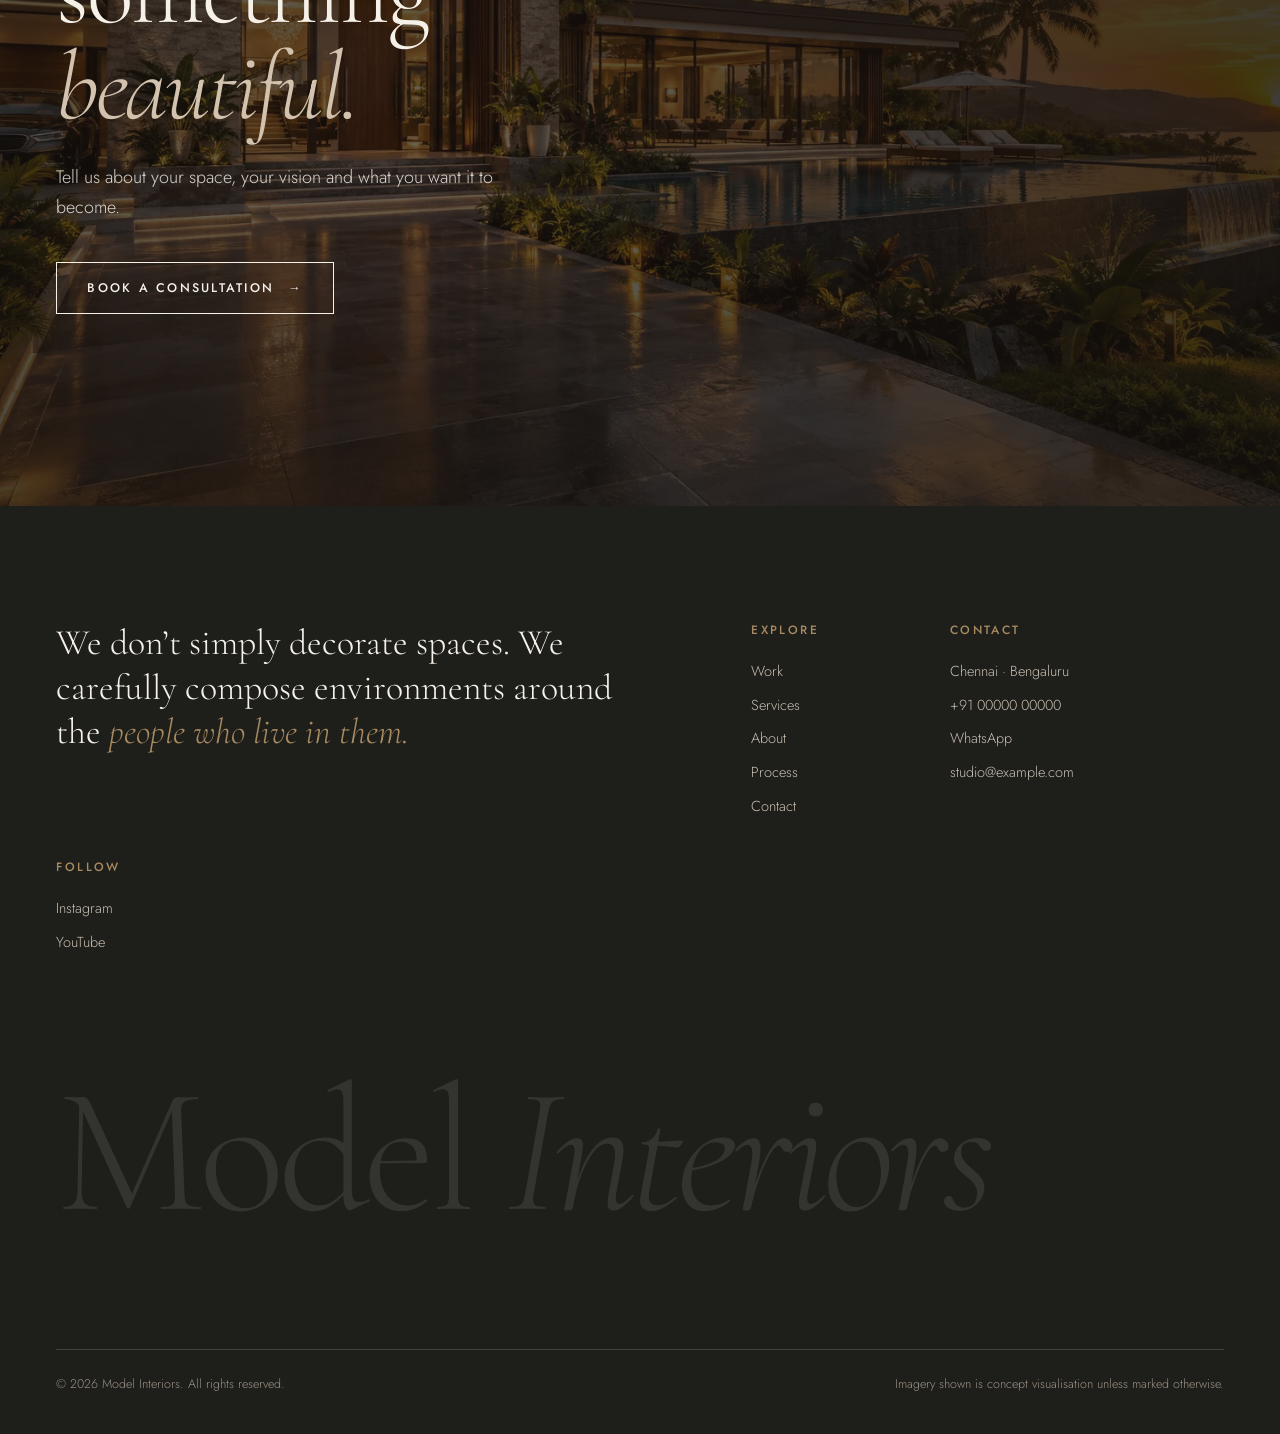
<file: about.html>
<!doctype html>
<html lang="en">
<head>
<meta charset="utf-8">
<meta name="viewport" content="width=device-width,initial-scale=1,viewport-fit=cover">
<title>About — Model Interiors</title>
<meta name="description" content="Model Interiors — considered residential interiors, villas and luxury apartments.">
<link rel="preconnect" href="https://fonts.googleapis.com">
<link rel="preconnect" href="https://fonts.gstatic.com" crossorigin>
<link rel="stylesheet" href="https://fonts.googleapis.com/css2?family=Cormorant+Garamond:ital,wght@0,300;0,400;0,500;1,300;1,400&family=Jost:wght@300;400;500&display=swap">
<link rel="stylesheet" href="site.css">

</head>
<body>
<a class="skip" href="#main">Skip to content</a>
<header class="nav" id="nav">
  <div class="wrap">
    <a class="logo" href="index.html" aria-label="Model Interiors, home"><b>MODEL</b><i>Interiors</i></a>
    <nav class="menu" aria-label="Primary"><a href="work.html">Work</a><a href="services.html">Services</a><a href="about.html" aria-current="page">About</a><a href="process.html">Process</a><a href="contact.html">Contact</a></nav>
    <a class="nav-cta" href="contact.html">Book a consultation</a>
    <button class="burger" id="burger" aria-label="Open menu" aria-expanded="false" aria-controls="drawer"><span></span><span></span></button>
  </div>
</header>
<div class="drawer" id="drawer" role="dialog" aria-modal="true" aria-label="Menu">
  <div class="top"><span class="logo"><b>MODEL</b><i>Interiors</i></span><button class="close" id="close">Close</button></div>
  <nav aria-label="Mobile"><a href="index.html">Home</a><a href="work.html">Work</a><a href="services.html">Services</a><a href="about.html" aria-current="page">About</a><a href="process.html">Process</a><a href="contact.html">Contact</a></nav>
  <div class="foot"><span>+91 00000 00000</span><a href="https://wa.me/910000000000?text=Hello%20Model%20Interiors%2C%20I%27d%20like%20to%20discuss%20an%20interior%20project." target="_blank" rel="noopener" class="link">WhatsApp us <span class="arr">→</span></a></div>
</div>
<aside class="rail" aria-label="Quick contact"><a class="r-wa" href="https://wa.me/910000000000?text=Hello%20Model%20Interiors%2C%20I%27d%20like%20to%20discuss%20an%20interior%20project." target="_blank" rel="noopener" aria-label="WhatsApp: +91 00000 00000"><svg viewBox="0 0 24 24" aria-hidden="true"><path d="M20 11.5a8.5 8.5 0 0 1-12.6 7.4L3.5 20l1.2-3.7A8.5 8.5 0 1 1 20 11.5z"/><path d="M9.2 8.3c-.3 3.3 3 6.9 6.4 6.6l.9-1.5-1.9-1-.9.8a4.6 4.6 0 0 1-2.3-2.3l.8-.9-1-1.9-1.9.2z" class="fill"/></svg><span class="tip"><b>WhatsApp</b>+91 00000 00000</span><span class="mlabel">WhatsApp</span></a><a class="r-call" href="tel:+910000000000" aria-label="Call: +91 00000 00000"><svg viewBox="0 0 24 24" aria-hidden="true"><path d="M5.5 3.5h3l1.8 4.6-2.3 1.4a11 11 0 0 0 6.5 6.5l1.4-2.3 4.6 1.8v3a2 2 0 0 1-2 2A16.5 16.5 0 0 1 3.5 5.5a2 2 0 0 1 2-2z"/></svg><span class="tip"><b>Call</b>+91 00000 00000</span><span class="mlabel">Call</span></a><a class="r-mail" href="mailto:studio@example.com" aria-label="Email: studio@example.com"><svg viewBox="0 0 24 24" aria-hidden="true"><rect x="3" y="5.5" width="18" height="13" rx="1"/><path d="M3.5 6.5 12 13l8.5-6.5"/></svg><span class="tip"><b>Email</b>studio@example.com</span><span class="mlabel">Email</span></a><a class="r-ig" href="https://www.instagram.com/" target="_blank" rel="noopener" aria-label="Instagram: @modelinteriors"><svg viewBox="0 0 24 24" aria-hidden="true"><rect x="3.5" y="3.5" width="17" height="17" rx="5"/><circle cx="12" cy="12" r="4"/><circle cx="17.2" cy="6.8" r=".9" class="fill"/></svg><span class="tip"><b>Instagram</b>@modelinteriors</span><span class="mlabel">Instagram</span></a><a class="r-yt" href="https://www.youtube.com/" target="_blank" rel="noopener" aria-label="YouTube: Model Interiors"><svg viewBox="0 0 24 24" aria-hidden="true"><rect x="2.5" y="5.5" width="19" height="13" rx="4"/><path d="M10 9.2v5.6l4.9-2.8z" class="fill"/></svg><span class="tip"><b>YouTube</b>Model Interiors</span><span class="mlabel">YouTube</span></a></aside>
<main id="main">
<section class="page-hero" aria-labelledby="ph">
  <img src="team.webp" alt="" aria-hidden="true" style="object-position:50% 30%">
  <div class="wrap hero-intro"><span class="label l1" style="color:var(--taupe)">About the studio</span><h1 id="ph" class="l2">We design spaces around the people who <em>inhabit</em> them.</h1><p class="l3">A small team of interior architects, designers and site managers working across South India.</p></div>
</section><!-- INTRO -->
<section class="sec intro" id="intro" aria-labelledby="intro-h">
  <div class="wrap grid">
    <span class="label" style="grid-column:1/-1">The studio</span>
    <h2 id="intro-h">Architecture, design and emotion, brought together to create spaces that <em>inspire.</em></h2>
    <figure class="fig" style="margin-bottom:0">
      <div class="zoom reveal"><img src="travertine.webp" alt="Calm living room with oak joinery, a low linen sofa and full-height glazing onto a garden" loading="lazy" width="1600" height="893"></div>
      <figcaption>Oak, lime plaster and daylight · Concept visualisation</figcaption>
    </figure>
    <div class="txt">
      <p>Model Interiors designs homes around the people who live in them.</p>
      <p class="muted">Every detail is considered, from spatial proportions and material transitions to lighting, joinery and the objects that complete the room. We work across villas, apartments and private residences, from the first plan to the final cushion.</p>
      <p class="muted">Our palette is quiet on purpose: natural stone, warm timber, brushed brass and soft textiles, arranged so that light and proportion do most of the work.</p>
      <a class="link" href="about.html" style="align-self:flex-start">About the studio <span class="arr" aria-hidden="true">→</span></a>
    </div>
    <div class="scope">
      <div><b>Villas</b><span>Complete interiors for independent homes</span></div>
      <div><b>Apartments</b><span>Luxury flats and penthouses</span></div>
      <div><b>Turnkey</b><span>Design through to handover</span></div>
      <div><b>Bespoke</b><span>Furniture, joinery and lighting</span></div>
    </div>
  </div>
</section>

<!-- STUDIO -->
<section class="sec studio" id="studio" aria-labelledby="studio-h" style="background:var(--warm-white)">
  <div class="wrap grid">
    <figure class="main"><div class="zoom reveal"><img src="team.webp" alt="Two designers reviewing stone, timber and fabric samples at a white studio table" loading="lazy"></div><figcaption>Material review in the studio</figcaption></figure>
    <div class="copy">
      <span class="label">People &amp; studio</span>
      <h2 id="studio-h" class="sr-h">We design spaces around the people who <em>inhabit</em> them.</h2>
      <p>We are a small team of interior architects, designers and site managers. We keep the team small so the people who draw your home are the same people who stand in it during installation.</p>
      <p>Most of our work happens at a table covered in samples, or on site with a tape measure. Very little of it happens in presentations.</p>
      <div class="duo">
        <figure><div class="zoom reveal"><img src="p-site.webp" alt="Designers and a site engineer discussing an unfinished apartment with city views" loading="lazy"></div><figcaption>Site visit</figcaption></figure>
        <figure><div class="zoom reveal"><img src="p-material.webp" alt="Hand selecting a dark marble sample among timber, brass and leather swatches" loading="lazy"></div><figcaption>Material selection</figcaption></figure>
      </div>
    </div>
    <div class="principles">
      <div><h3>Restraint</h3><p>Fewer materials, better detailed. Nothing in the room without a reason.</p></div>
      <div><h3>Proportion</h3><p>We resolve the plan and the ceiling before we choose a single finish.</p></div>
      <div><h3>Accountability</h3><p>One team, one programme, and a single point of contact from brief to handover.</p></div>
    </div>
  </div>
</section>

<!-- JOURNAL -->
<section class="sec journal" aria-labelledby="j-h">
  <div class="wrap">
    <div class="sec-head">
      <span class="label">Journal</span>
      <h2 id="j-h">Notes on material, light and living</h2>
    </div>
    <div class="posts">
      <article class="post big">
        <div class="zoom reveal"><img src="gallery.webp" alt="Long gallery with sheer curtains, stone walls and a distant bedroom" loading="lazy"></div>
        <div class="k"><span>Material guide</span><span>8 min</span></div>
        <h3>Travertine, honestly: how to specify a stone that ages well</h3>
        <p>Filled or unfilled, honed or brushed, and where it belongs in a home in a coastal climate.</p>
        <span class="soon">Forthcoming</span>
      </article>
      <article class="post sm">
        <div class="zoom reveal"><img src="media-wall.webp" alt="Media wall in marble with lit walnut niches" loading="lazy"></div>
        <div style="display:flex;flex-direction:column;gap:12px"><div class="k"><span>Lighting</span><span>5 min</span></div><h3>Lighting in three layers</h3><p>Ambient, task and accent, and why the third one matters most.</p><span class="soon">Forthcoming</span></div>
      </article>
      <article class="post sm">
        <div class="zoom reveal"><img src="penthouse.webp" alt="White living room facing the sea" loading="lazy"></div>
        <div style="display:flex;flex-direction:column;gap:12px"><div class="k"><span>Space planning</span><span>6 min</span></div><h3>Designing around a view</h3><p>Furniture heights, sightlines and knowing when to leave a wall empty.</p><span class="soon">Forthcoming</span></div>
      </article>
    </div>
  </div>
</section>

<!-- FINAL CTA -->
<section class="final on-dark" aria-labelledby="cta-h">
  <img src="villa-sunset.webp" alt="" loading="lazy" aria-hidden="true">
  <div class="wrap">
    <span class="label">Begin</span>
    <h2 id="cta-h">Let’s create something <em>beautiful.</em></h2>
    <p>Tell us about your space, your vision and what you want it to become.</p>
    <a class="btn" href="contact.html">Book a consultation <span aria-hidden="true">→</span></a>
  </div>
</section>


</main>
<footer class="on-dark">
  <div class="wrap grid">
    <p class="statement">We don’t simply decorate spaces. We carefully compose environments around the <em>people who live in them.</em></p>
    <div class="col"><span class="label">Explore</span><a href="work.html">Work</a><a href="services.html">Services</a><a href="about.html">About</a><a href="process.html">Process</a><a href="contact.html">Contact</a></div>
    <div class="col"><span class="label">Contact</span><span>Chennai · Bengaluru</span><a href="tel:+910000000000">+91 00000 00000</a><a href="https://wa.me/910000000000?text=Hello%20Model%20Interiors%2C%20I%27d%20like%20to%20discuss%20an%20interior%20project." target="_blank" rel="noopener">WhatsApp</a><a href="mailto:studio@example.com">studio@example.com</a></div>
    <div class="col"><span class="label">Follow</span><a href="https://www.instagram.com/" target="_blank" rel="noopener">Instagram</a><a href="https://www.youtube.com/" target="_blank" rel="noopener">YouTube</a></div>
    <div class="big" aria-hidden="true">Model <em>Interiors</em></div>
    <div class="base"><span>© 2026 Model Interiors. All rights reserved.</span><span>Imagery shown is concept visualisation unless marked otherwise.</span></div>
  </div>
</footer>
<script src="site.js"></script>
</body>
</html>
</file>
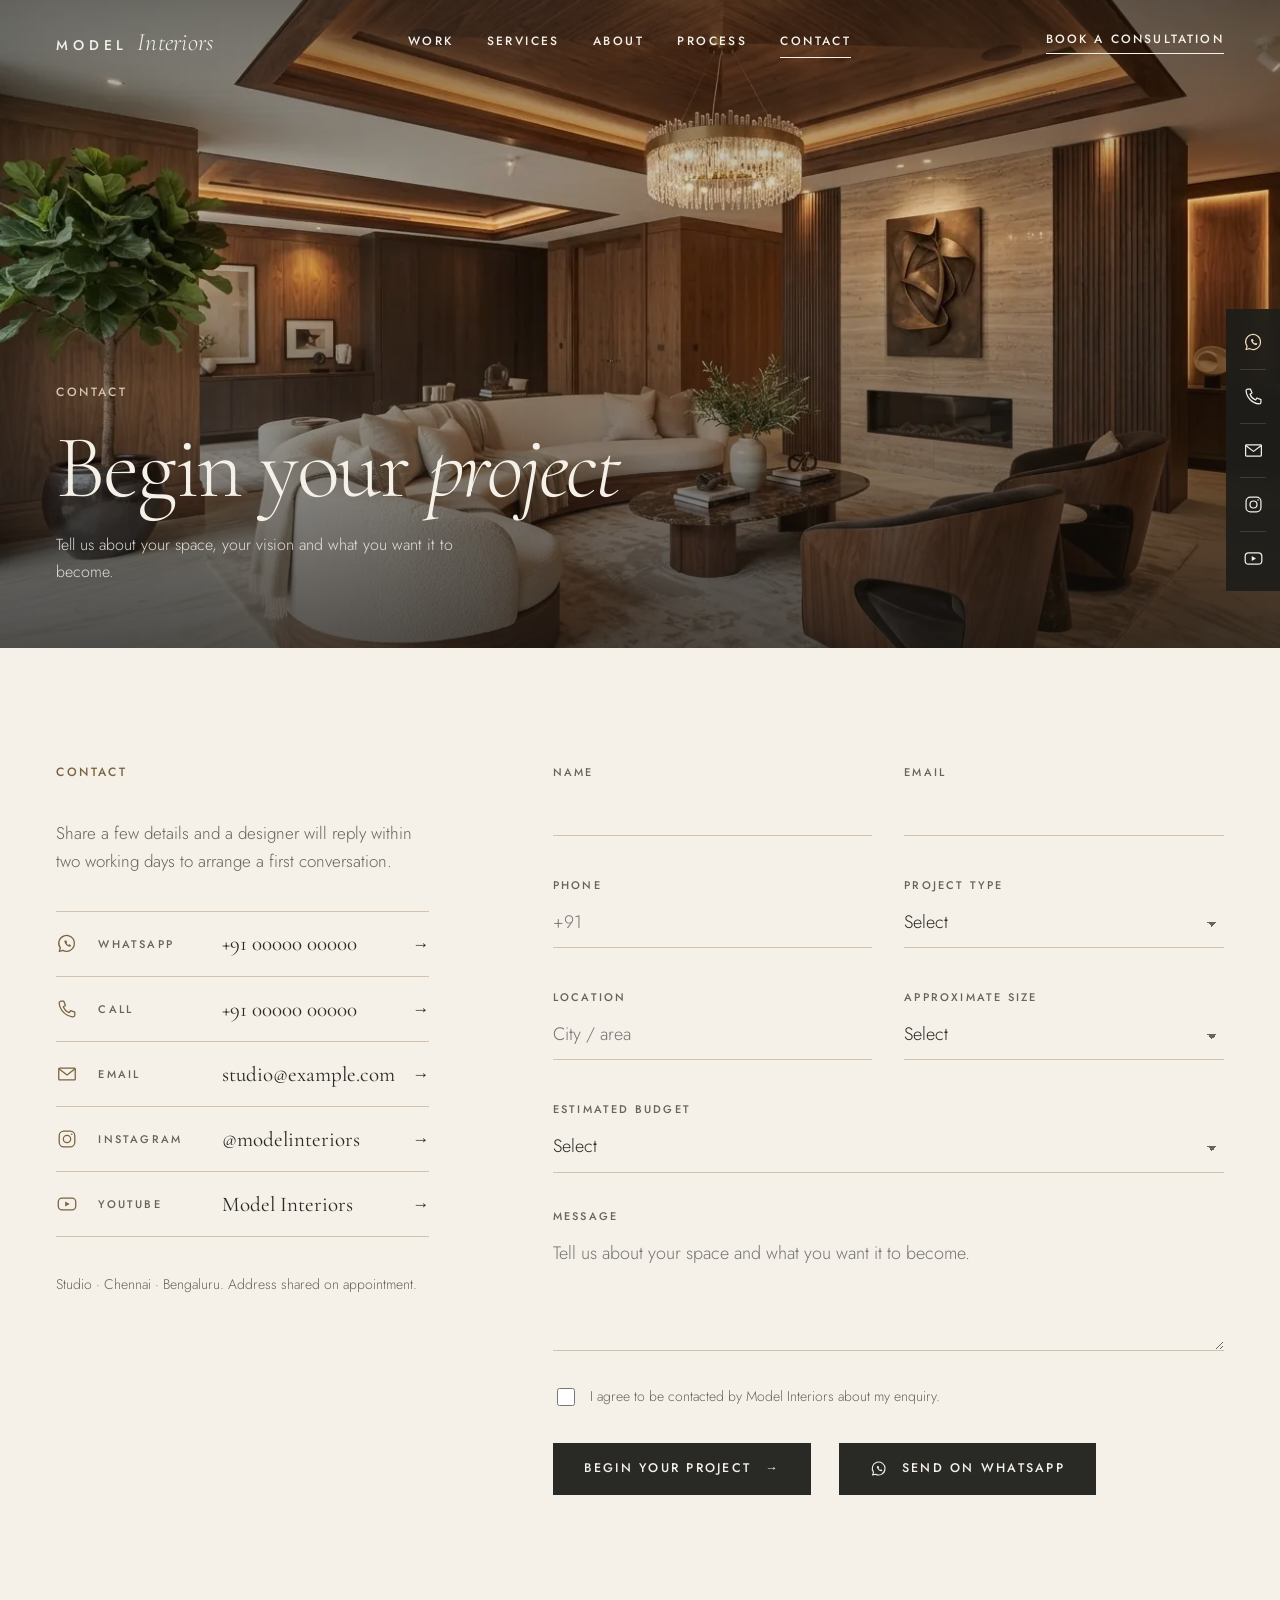
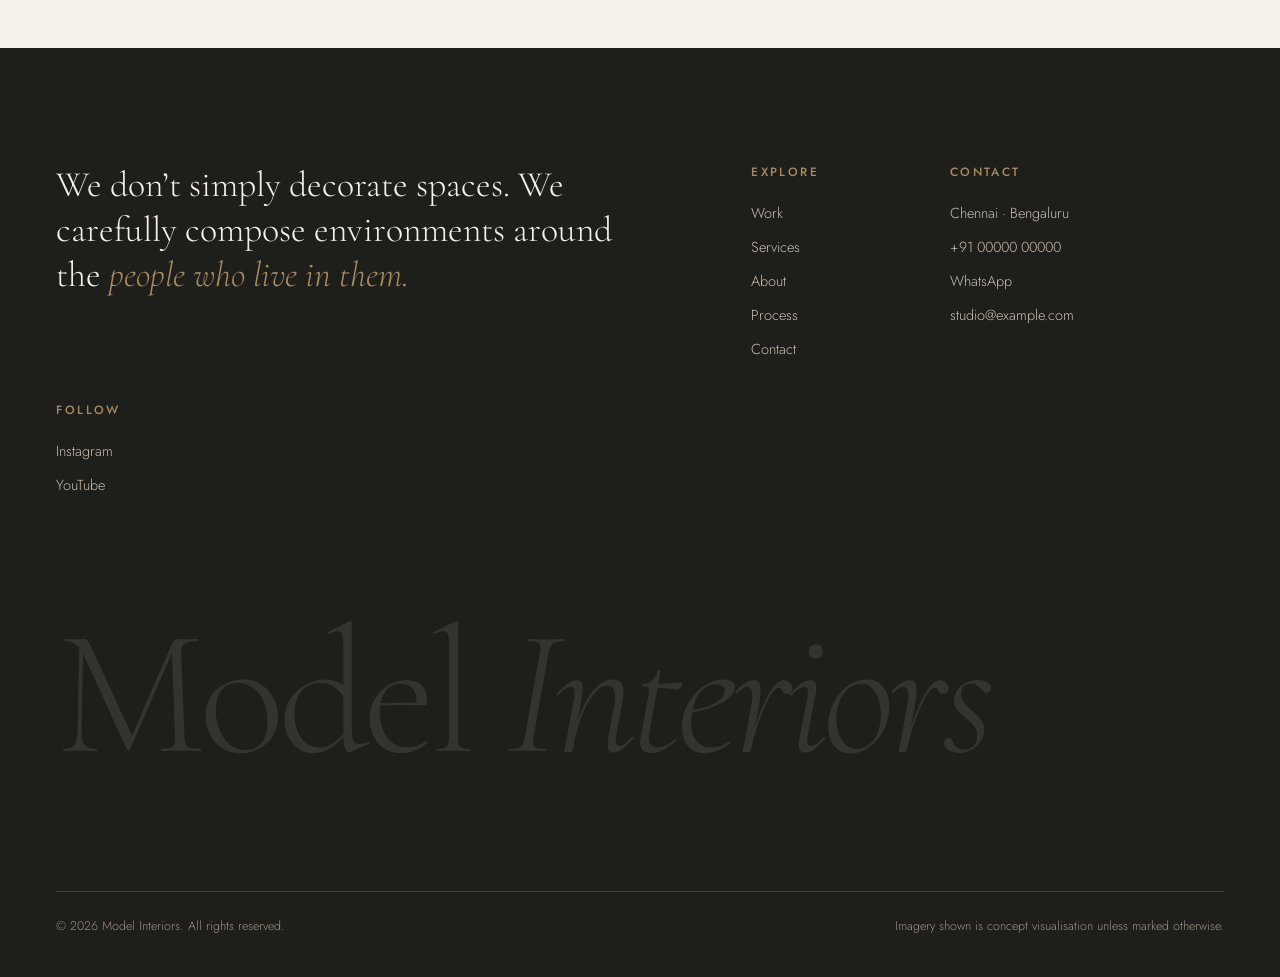
<file: contact.html>
<!doctype html>
<html lang="en">
<head>
<meta charset="utf-8">
<meta name="viewport" content="width=device-width,initial-scale=1,viewport-fit=cover">
<title>Contact — Model Interiors</title>
<meta name="description" content="Model Interiors — considered residential interiors, villas and luxury apartments.">
<link rel="preconnect" href="https://fonts.googleapis.com">
<link rel="preconnect" href="https://fonts.gstatic.com" crossorigin>
<link rel="stylesheet" href="https://fonts.googleapis.com/css2?family=Cormorant+Garamond:ital,wght@0,300;0,400;0,500;1,300;1,400&family=Jost:wght@300;400;500&display=swap">
<link rel="stylesheet" href="site.css">

</head>
<body>
<a class="skip" href="#main">Skip to content</a>
<header class="nav" id="nav">
  <div class="wrap">
    <a class="logo" href="index.html" aria-label="Model Interiors, home"><b>MODEL</b><i>Interiors</i></a>
    <nav class="menu" aria-label="Primary"><a href="work.html">Work</a><a href="services.html">Services</a><a href="about.html">About</a><a href="process.html">Process</a><a href="contact.html" aria-current="page">Contact</a></nav>
    <a class="nav-cta" href="contact.html">Book a consultation</a>
    <button class="burger" id="burger" aria-label="Open menu" aria-expanded="false" aria-controls="drawer"><span></span><span></span></button>
  </div>
</header>
<div class="drawer" id="drawer" role="dialog" aria-modal="true" aria-label="Menu">
  <div class="top"><span class="logo"><b>MODEL</b><i>Interiors</i></span><button class="close" id="close">Close</button></div>
  <nav aria-label="Mobile"><a href="index.html">Home</a><a href="work.html">Work</a><a href="services.html">Services</a><a href="about.html">About</a><a href="process.html">Process</a><a href="contact.html" aria-current="page">Contact</a></nav>
  <div class="foot"><span>+91 00000 00000</span><a href="https://wa.me/910000000000?text=Hello%20Model%20Interiors%2C%20I%27d%20like%20to%20discuss%20an%20interior%20project." target="_blank" rel="noopener" class="link">WhatsApp us <span class="arr">→</span></a></div>
</div>
<aside class="rail" aria-label="Quick contact"><a class="r-wa" href="https://wa.me/910000000000?text=Hello%20Model%20Interiors%2C%20I%27d%20like%20to%20discuss%20an%20interior%20project." target="_blank" rel="noopener" aria-label="WhatsApp: +91 00000 00000"><svg viewBox="0 0 24 24" aria-hidden="true"><path d="M20 11.5a8.5 8.5 0 0 1-12.6 7.4L3.5 20l1.2-3.7A8.5 8.5 0 1 1 20 11.5z"/><path d="M9.2 8.3c-.3 3.3 3 6.9 6.4 6.6l.9-1.5-1.9-1-.9.8a4.6 4.6 0 0 1-2.3-2.3l.8-.9-1-1.9-1.9.2z" class="fill"/></svg><span class="tip"><b>WhatsApp</b>+91 00000 00000</span><span class="mlabel">WhatsApp</span></a><a class="r-call" href="tel:+910000000000" aria-label="Call: +91 00000 00000"><svg viewBox="0 0 24 24" aria-hidden="true"><path d="M5.5 3.5h3l1.8 4.6-2.3 1.4a11 11 0 0 0 6.5 6.5l1.4-2.3 4.6 1.8v3a2 2 0 0 1-2 2A16.5 16.5 0 0 1 3.5 5.5a2 2 0 0 1 2-2z"/></svg><span class="tip"><b>Call</b>+91 00000 00000</span><span class="mlabel">Call</span></a><a class="r-mail" href="mailto:studio@example.com" aria-label="Email: studio@example.com"><svg viewBox="0 0 24 24" aria-hidden="true"><rect x="3" y="5.5" width="18" height="13" rx="1"/><path d="M3.5 6.5 12 13l8.5-6.5"/></svg><span class="tip"><b>Email</b>studio@example.com</span><span class="mlabel">Email</span></a><a class="r-ig" href="https://www.instagram.com/" target="_blank" rel="noopener" aria-label="Instagram: @modelinteriors"><svg viewBox="0 0 24 24" aria-hidden="true"><rect x="3.5" y="3.5" width="17" height="17" rx="5"/><circle cx="12" cy="12" r="4"/><circle cx="17.2" cy="6.8" r=".9" class="fill"/></svg><span class="tip"><b>Instagram</b>@modelinteriors</span><span class="mlabel">Instagram</span></a><a class="r-yt" href="https://www.youtube.com/" target="_blank" rel="noopener" aria-label="YouTube: Model Interiors"><svg viewBox="0 0 24 24" aria-hidden="true"><rect x="2.5" y="5.5" width="19" height="13" rx="4"/><path d="M10 9.2v5.6l4.9-2.8z" class="fill"/></svg><span class="tip"><b>YouTube</b>Model Interiors</span><span class="mlabel">YouTube</span></a></aside>
<main id="main">
<section class="page-hero" aria-labelledby="ph">
  <img src="cedar-1.webp" alt="" aria-hidden="true" style="object-position:50% 50%">
  <div class="wrap hero-intro"><span class="label l1" style="color:var(--taupe)">Contact</span><h1 id="ph" class="l2">Begin your <em>project</em></h1><p class="l3">Tell us about your space, your vision and what you want it to become.</p></div>
</section><!-- CONTACT -->
<section class="sec contact" style="padding-top:clamp(72px,9vw,140px)" id="contact" aria-labelledby="c-h">
  <div class="wrap grid">
    <div class="info">
      <span class="label">Contact</span>
      <h2 id="c-h" class="sr-h">Begin your project</h2>
      <p class="muted">Share a few details and a designer will reply within two working days to arrange a first conversation.</p>
      <div class="qlist"><a class="qrow" href="https://wa.me/910000000000?text=Hello%20Model%20Interiors%2C%20I%27d%20like%20to%20discuss%20an%20interior%20project." target="_blank" rel="noopener"><svg viewBox="0 0 24 24" aria-hidden="true"><path d="M20 11.5a8.5 8.5 0 0 1-12.6 7.4L3.5 20l1.2-3.7A8.5 8.5 0 1 1 20 11.5z"/><path d="M9.2 8.3c-.3 3.3 3 6.9 6.4 6.6l.9-1.5-1.9-1-.9.8a4.6 4.6 0 0 1-2.3-2.3l.8-.9-1-1.9-1.9.2z" class="fill"/></svg><span class="qt">WhatsApp</span><span class="qv">+91 00000 00000</span><span class="arr" aria-hidden="true">→</span></a><a class="qrow" href="tel:+910000000000"><svg viewBox="0 0 24 24" aria-hidden="true"><path d="M5.5 3.5h3l1.8 4.6-2.3 1.4a11 11 0 0 0 6.5 6.5l1.4-2.3 4.6 1.8v3a2 2 0 0 1-2 2A16.5 16.5 0 0 1 3.5 5.5a2 2 0 0 1 2-2z"/></svg><span class="qt">Call</span><span class="qv">+91 00000 00000</span><span class="arr" aria-hidden="true">→</span></a><a class="qrow" href="mailto:studio@example.com"><svg viewBox="0 0 24 24" aria-hidden="true"><rect x="3" y="5.5" width="18" height="13" rx="1"/><path d="M3.5 6.5 12 13l8.5-6.5"/></svg><span class="qt">Email</span><span class="qv">studio@example.com</span><span class="arr" aria-hidden="true">→</span></a><a class="qrow" href="https://www.instagram.com/" target="_blank" rel="noopener"><svg viewBox="0 0 24 24" aria-hidden="true"><rect x="3.5" y="3.5" width="17" height="17" rx="5"/><circle cx="12" cy="12" r="4"/><circle cx="17.2" cy="6.8" r=".9" class="fill"/></svg><span class="qt">Instagram</span><span class="qv">@modelinteriors</span><span class="arr" aria-hidden="true">→</span></a><a class="qrow" href="https://www.youtube.com/" target="_blank" rel="noopener"><svg viewBox="0 0 24 24" aria-hidden="true"><rect x="2.5" y="5.5" width="19" height="13" rx="4"/><path d="M10 9.2v5.6l4.9-2.8z" class="fill"/></svg><span class="qt">YouTube</span><span class="qv">Model Interiors</span><span class="arr" aria-hidden="true">→</span></a></div><p class="muted" style="font-size:14px">Studio · Chennai · Bengaluru. Address shared on appointment.</p>
    </div>
    <form id="form" novalidate data-wa="910000000000">
      <div class="f"><label for="name">Name</label><input id="name" name="name" autocomplete="name" required><span class="err" id="name-e"></span></div>
      <div class="f"><label for="email">Email</label><input id="email" name="email" type="email" autocomplete="email" required><span class="err" id="email-e"></span></div>
      <div class="f"><label for="phone">Phone</label><input id="phone" name="phone" type="tel" autocomplete="tel" placeholder="+91" required><span class="err" id="phone-e"></span></div>
      <div class="f"><label for="ptype">Project type</label><select id="ptype" name="ptype" required><option value="">Select</option><option>Villa</option><option>Apartment</option><option>Penthouse</option><option>Independent home</option><option>Commercial</option><option>Hospitality</option><option>Other</option></select><span class="err" id="ptype-e"></span></div>
      <div class="f"><label for="loc">Location</label><input id="loc" name="loc" placeholder="City / area" required><span class="err" id="loc-e"></span></div>
      <div class="f"><label for="size">Approximate size</label><select id="size" name="size"><option value="">Select</option><option>Under 1,500 sq ft</option><option>1,500 – 3,000 sq ft</option><option>3,000 – 6,000 sq ft</option><option>6,000+ sq ft</option></select></div>
      <div class="f full"><label for="budget">Estimated budget</label><select id="budget" name="budget"><option value="">Select</option><option>₹25 – 50 lakh</option><option>₹50 lakh – 1 crore</option><option>₹1 – 2 crore</option><option>₹2 crore +</option><option>Not yet decided</option></select></div>
      <div class="f full"><label for="msg">Message</label><textarea id="msg" name="msg" placeholder="Tell us about your space and what you want it to become."></textarea></div>
      <label class="consent"><input type="checkbox" id="consent" required> I agree to be contacted by Model Interiors about my enquiry.</label>
      <div class="submit"><button class="btn" type="submit">Begin your project <span aria-hidden="true">→</span></button><a class="btn wa-btn" id="waSend" href="https://wa.me/910000000000?text=Hello%20Model%20Interiors%2C%20I%27d%20like%20to%20discuss%20an%20interior%20project." target="_blank" rel="noopener"><svg viewBox="0 0 24 24" aria-hidden="true"><path d="M20 11.5a8.5 8.5 0 0 1-12.6 7.4L3.5 20l1.2-3.7A8.5 8.5 0 1 1 20 11.5z"/><path d="M9.2 8.3c-.3 3.3 3 6.9 6.4 6.6l.9-1.5-1.9-1-.9.8a4.6 4.6 0 0 1-2.3-2.3l.8-.9-1-1.9-1.9.2z" class="fill"/></svg> Send on WhatsApp</a><span class="muted" style="font-size:13px" id="formNote"></span></div>
    </form>
    <div class="thanks" id="thanks" hidden tabindex="-1">
      <span class="label">Enquiry received</span>
      <h3>Thank you, <span id="tName"></span>.</h3>
      <p>Your details are ready for the studio. The form isn’t connected to an inbox yet, so nothing has been sent from here. To reach us now, use <b>Send on WhatsApp</b> and your enquiry opens as a pre-filled WhatsApp message.</p>
      <button class="link" id="again" style="background:none;border:0;cursor:pointer;align-self:flex-start;color:inherit">Send another enquiry <span class="arr">→</span></button>
    </div>
  </div>
</section>

</main>
<footer class="on-dark">
  <div class="wrap grid">
    <p class="statement">We don’t simply decorate spaces. We carefully compose environments around the <em>people who live in them.</em></p>
    <div class="col"><span class="label">Explore</span><a href="work.html">Work</a><a href="services.html">Services</a><a href="about.html">About</a><a href="process.html">Process</a><a href="contact.html">Contact</a></div>
    <div class="col"><span class="label">Contact</span><span>Chennai · Bengaluru</span><a href="tel:+910000000000">+91 00000 00000</a><a href="https://wa.me/910000000000?text=Hello%20Model%20Interiors%2C%20I%27d%20like%20to%20discuss%20an%20interior%20project." target="_blank" rel="noopener">WhatsApp</a><a href="mailto:studio@example.com">studio@example.com</a></div>
    <div class="col"><span class="label">Follow</span><a href="https://www.instagram.com/" target="_blank" rel="noopener">Instagram</a><a href="https://www.youtube.com/" target="_blank" rel="noopener">YouTube</a></div>
    <div class="big" aria-hidden="true">Model <em>Interiors</em></div>
    <div class="base"><span>© 2026 Model Interiors. All rights reserved.</span><span>Imagery shown is concept visualisation unless marked otherwise.</span></div>
  </div>
</footer>
<script src="site.js"></script>
</body>
</html>
</file>
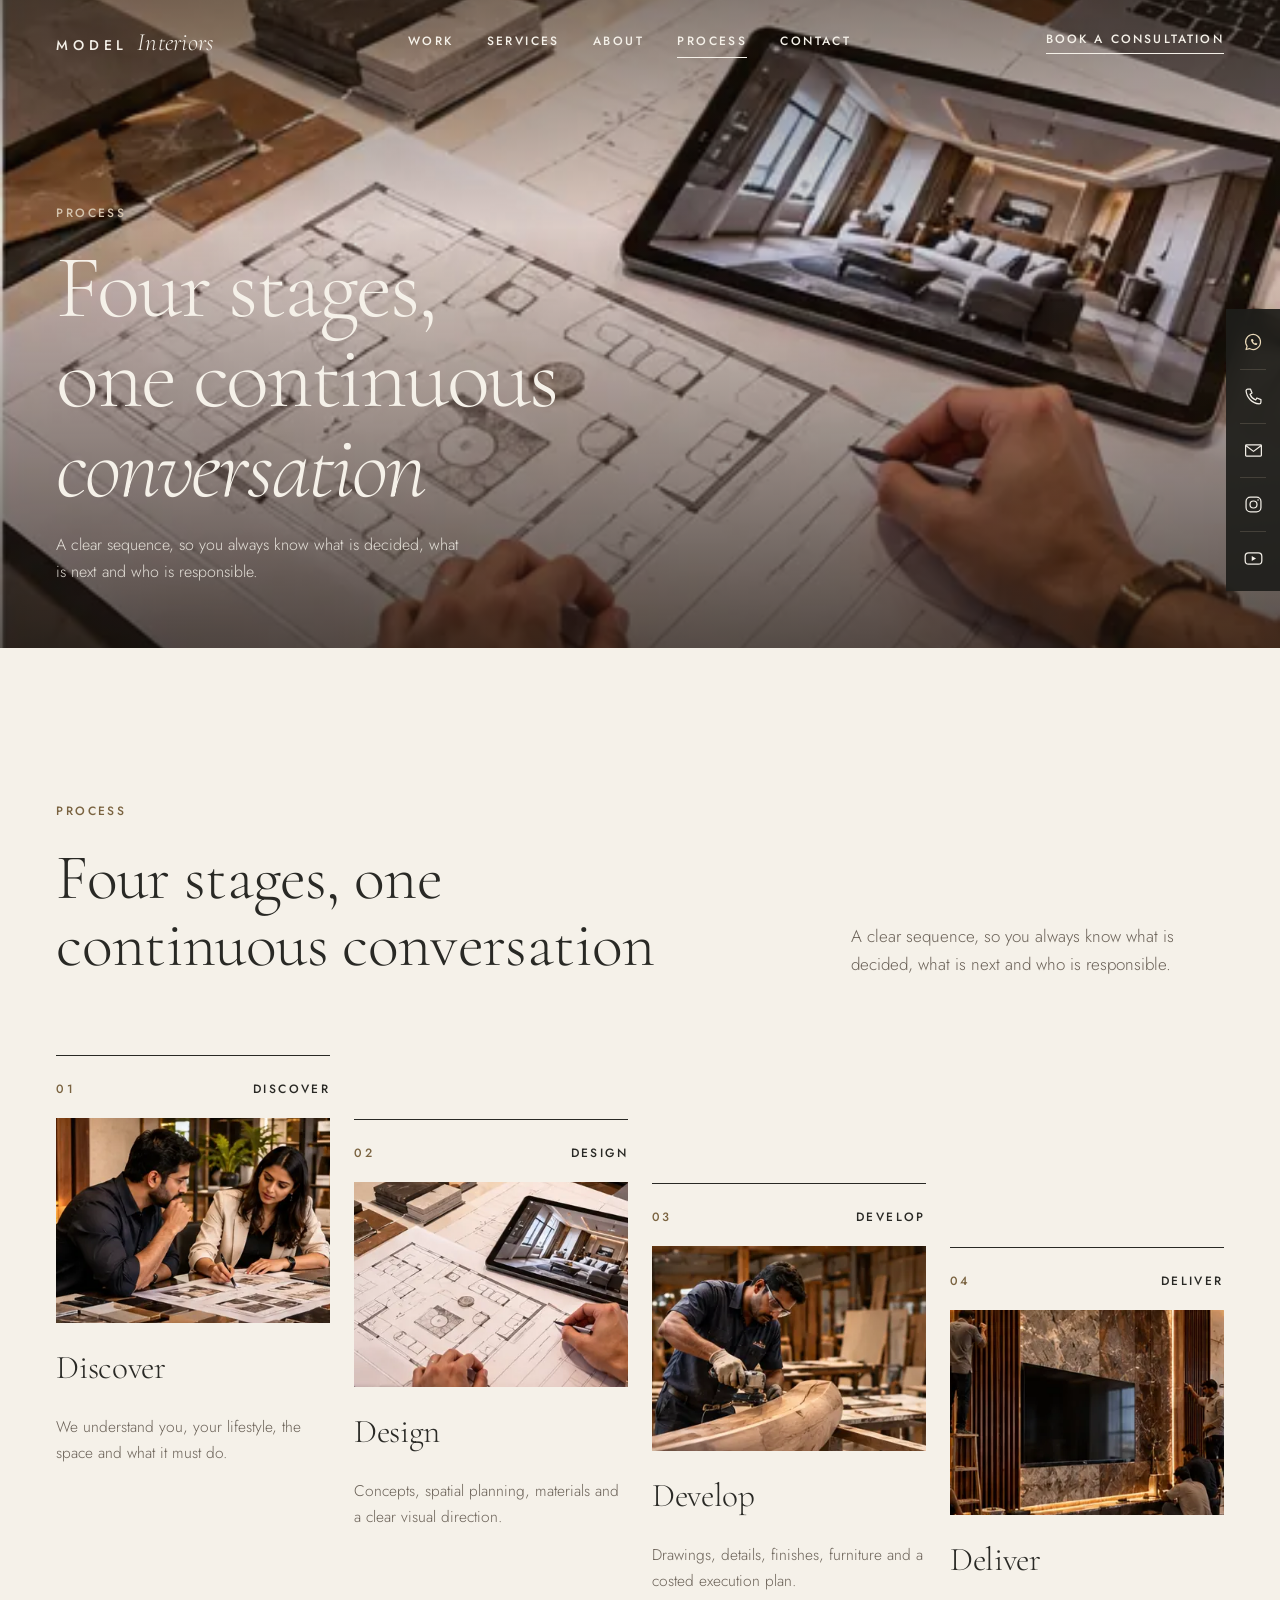
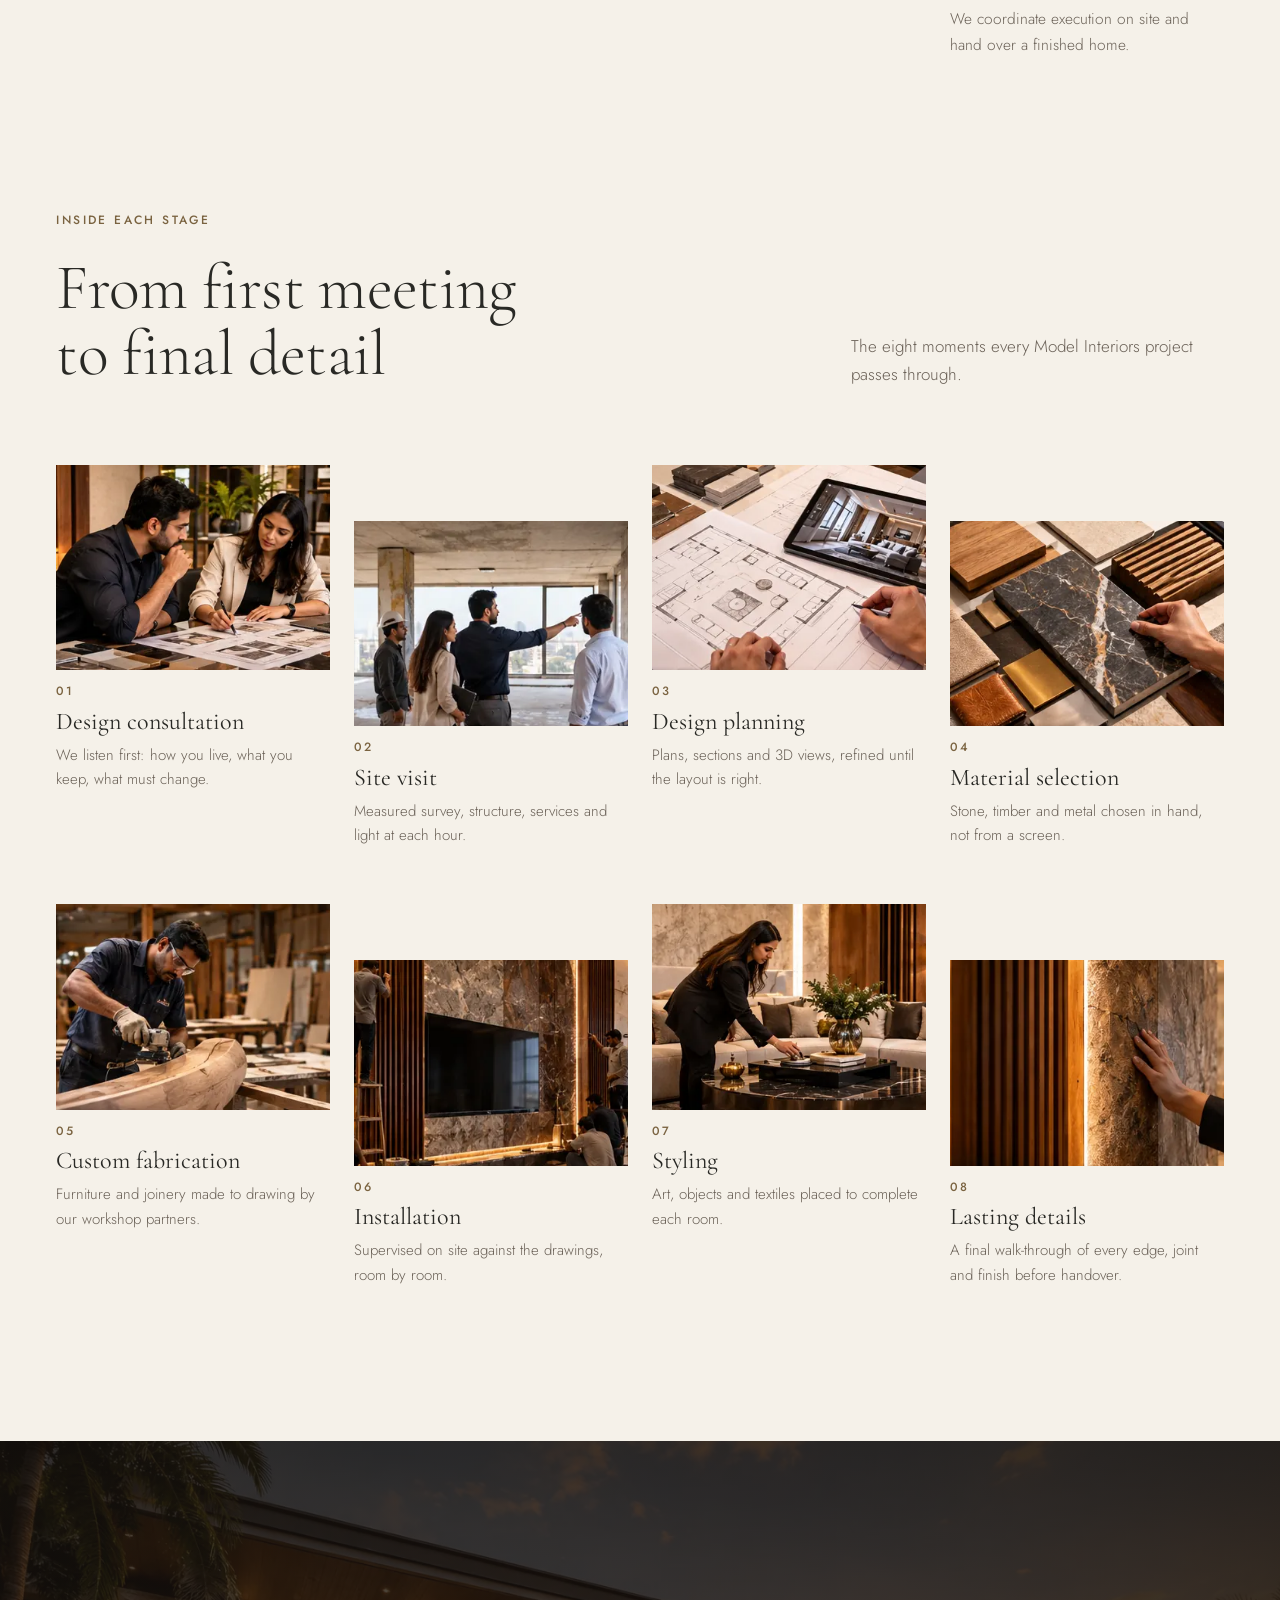
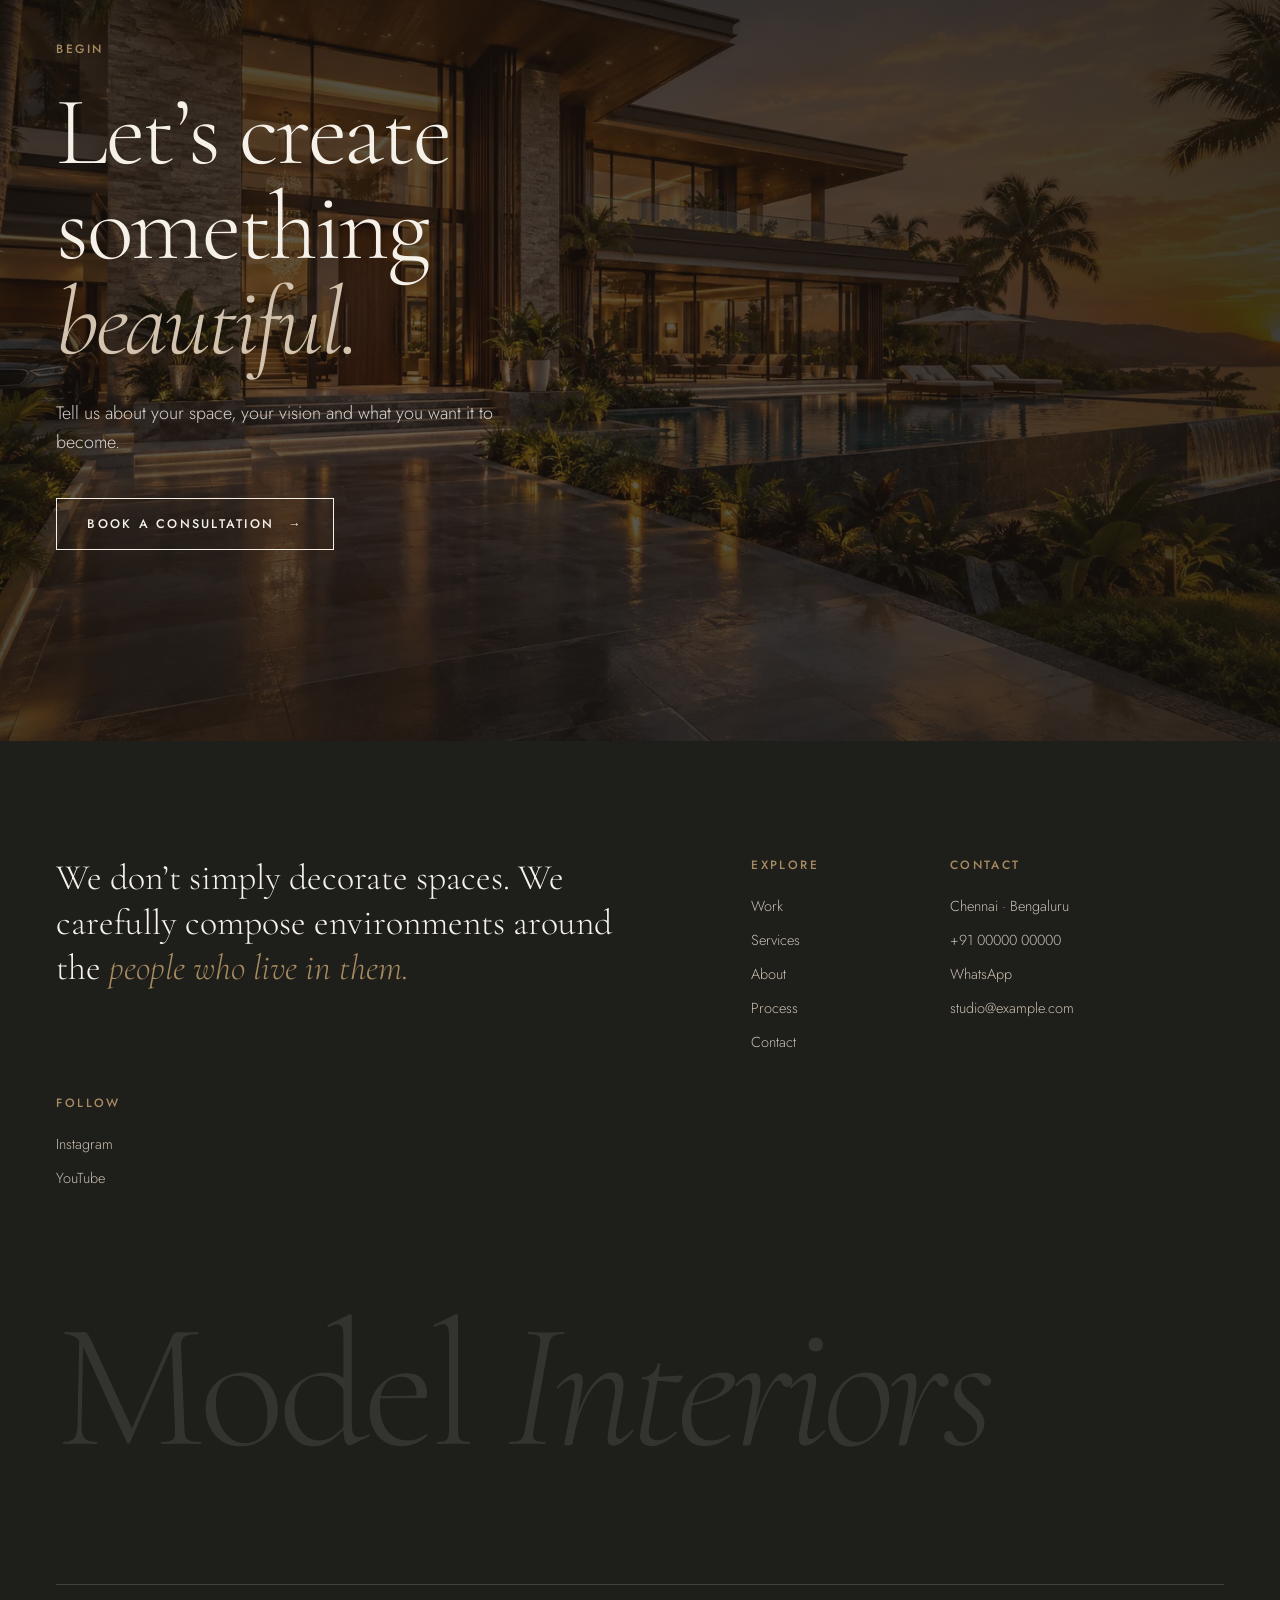
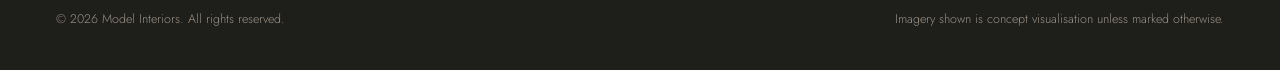
<file: process.html>
<!doctype html>
<html lang="en">
<head>
<meta charset="utf-8">
<meta name="viewport" content="width=device-width,initial-scale=1,viewport-fit=cover">
<title>Process — Model Interiors</title>
<meta name="description" content="Model Interiors — considered residential interiors, villas and luxury apartments.">
<link rel="preconnect" href="https://fonts.googleapis.com">
<link rel="preconnect" href="https://fonts.gstatic.com" crossorigin>
<link rel="stylesheet" href="https://fonts.googleapis.com/css2?family=Cormorant+Garamond:ital,wght@0,300;0,400;0,500;1,300;1,400&family=Jost:wght@300;400;500&display=swap">
<link rel="stylesheet" href="site.css">

</head>
<body>
<a class="skip" href="#main">Skip to content</a>
<header class="nav" id="nav">
  <div class="wrap">
    <a class="logo" href="index.html" aria-label="Model Interiors, home"><b>MODEL</b><i>Interiors</i></a>
    <nav class="menu" aria-label="Primary"><a href="work.html">Work</a><a href="services.html">Services</a><a href="about.html">About</a><a href="process.html" aria-current="page">Process</a><a href="contact.html">Contact</a></nav>
    <a class="nav-cta" href="contact.html">Book a consultation</a>
    <button class="burger" id="burger" aria-label="Open menu" aria-expanded="false" aria-controls="drawer"><span></span><span></span></button>
  </div>
</header>
<div class="drawer" id="drawer" role="dialog" aria-modal="true" aria-label="Menu">
  <div class="top"><span class="logo"><b>MODEL</b><i>Interiors</i></span><button class="close" id="close">Close</button></div>
  <nav aria-label="Mobile"><a href="index.html">Home</a><a href="work.html">Work</a><a href="services.html">Services</a><a href="about.html">About</a><a href="process.html" aria-current="page">Process</a><a href="contact.html">Contact</a></nav>
  <div class="foot"><span>+91 00000 00000</span><a href="https://wa.me/910000000000?text=Hello%20Model%20Interiors%2C%20I%27d%20like%20to%20discuss%20an%20interior%20project." target="_blank" rel="noopener" class="link">WhatsApp us <span class="arr">→</span></a></div>
</div>
<aside class="rail" aria-label="Quick contact"><a class="r-wa" href="https://wa.me/910000000000?text=Hello%20Model%20Interiors%2C%20I%27d%20like%20to%20discuss%20an%20interior%20project." target="_blank" rel="noopener" aria-label="WhatsApp: +91 00000 00000"><svg viewBox="0 0 24 24" aria-hidden="true"><path d="M20 11.5a8.5 8.5 0 0 1-12.6 7.4L3.5 20l1.2-3.7A8.5 8.5 0 1 1 20 11.5z"/><path d="M9.2 8.3c-.3 3.3 3 6.9 6.4 6.6l.9-1.5-1.9-1-.9.8a4.6 4.6 0 0 1-2.3-2.3l.8-.9-1-1.9-1.9.2z" class="fill"/></svg><span class="tip"><b>WhatsApp</b>+91 00000 00000</span><span class="mlabel">WhatsApp</span></a><a class="r-call" href="tel:+910000000000" aria-label="Call: +91 00000 00000"><svg viewBox="0 0 24 24" aria-hidden="true"><path d="M5.5 3.5h3l1.8 4.6-2.3 1.4a11 11 0 0 0 6.5 6.5l1.4-2.3 4.6 1.8v3a2 2 0 0 1-2 2A16.5 16.5 0 0 1 3.5 5.5a2 2 0 0 1 2-2z"/></svg><span class="tip"><b>Call</b>+91 00000 00000</span><span class="mlabel">Call</span></a><a class="r-mail" href="mailto:studio@example.com" aria-label="Email: studio@example.com"><svg viewBox="0 0 24 24" aria-hidden="true"><rect x="3" y="5.5" width="18" height="13" rx="1"/><path d="M3.5 6.5 12 13l8.5-6.5"/></svg><span class="tip"><b>Email</b>studio@example.com</span><span class="mlabel">Email</span></a><a class="r-ig" href="https://www.instagram.com/" target="_blank" rel="noopener" aria-label="Instagram: @modelinteriors"><svg viewBox="0 0 24 24" aria-hidden="true"><rect x="3.5" y="3.5" width="17" height="17" rx="5"/><circle cx="12" cy="12" r="4"/><circle cx="17.2" cy="6.8" r=".9" class="fill"/></svg><span class="tip"><b>Instagram</b>@modelinteriors</span><span class="mlabel">Instagram</span></a><a class="r-yt" href="https://www.youtube.com/" target="_blank" rel="noopener" aria-label="YouTube: Model Interiors"><svg viewBox="0 0 24 24" aria-hidden="true"><rect x="2.5" y="5.5" width="19" height="13" rx="4"/><path d="M10 9.2v5.6l4.9-2.8z" class="fill"/></svg><span class="tip"><b>YouTube</b>Model Interiors</span><span class="mlabel">YouTube</span></a></aside>
<main id="main">
<section class="page-hero" aria-labelledby="ph">
  <img src="p-planning.webp" alt="" aria-hidden="true" style="object-position:50% 50%">
  <div class="wrap hero-intro"><span class="label l1" style="color:var(--taupe)">Process</span><h1 id="ph" class="l2">Four stages, one continuous <em>conversation</em></h1><p class="l3">A clear sequence, so you always know what is decided, what is next and who is responsible.</p></div>
</section><!-- PROCESS -->
<section class="sec" id="process" aria-labelledby="proc-h">
  <div class="wrap">
    <div class="sec-head">
      <span class="label">Process</span>
      <h2 id="proc-h">Four stages, one continuous conversation</h2>
      <p class="aside">A clear sequence, so you always know what is decided, what is next and who is responsible.</p>
    </div>
    <ol class="steps" style="list-style:none;margin:0;padding:0">
      <li class="step"><div class="n"><span>01</span><span>Discover</span></div><div class="zoom reveal"><img src="p-consult.webp" alt="Designer and client reviewing drawings and material samples at a table" loading="lazy"></div><h3>Discover</h3><p>We understand you, your lifestyle, the space and what it must do.</p></li>
      <li class="step"><div class="n"><span>02</span><span>Design</span></div><div class="zoom reveal"><img src="p-planning.webp" alt="Hand sketching a floor plan beside a tablet showing a 3D render" loading="lazy"></div><h3>Design</h3><p>Concepts, spatial planning, materials and a clear visual direction.</p></li>
      <li class="step"><div class="n"><span>03</span><span>Develop</span></div><div class="zoom reveal"><img src="p-fabrication.webp" alt="Craftsman shaping a solid timber piece in a workshop" loading="lazy"></div><h3>Develop</h3><p>Drawings, details, finishes, furniture and a costed execution plan.</p></li>
      <li class="step"><div class="n"><span>04</span><span>Deliver</span></div><div class="zoom reveal"><img src="p-install.webp" alt="Installers fitting walnut fluting and stone cladding around a media wall" loading="lazy"></div><h3>Deliver</h3><p>We coordinate execution on site and hand over a finished home.</p></li>
    </ol>
  </div>
</section>


<section class="sec" aria-labelledby="in-h" style="padding-top:0">
  <div class="wrap">
    <div class="sec-head"><span class="label">Inside each stage</span><h2 id="in-h">From first meeting to final detail</h2><p class="aside">The eight moments every Model Interiors project passes through.</p></div>
    <div class="ptiles"><figure class="pt"><div class="zoom reveal"><img src="p-consult.webp" alt="Design consultation" loading="lazy"></div><figcaption><span>01</span><b>Design consultation</b>We listen first: how you live, what you keep, what must change.</figcaption></figure><figure class="pt"><div class="zoom reveal"><img src="p-site.webp" alt="Site visit" loading="lazy"></div><figcaption><span>02</span><b>Site visit</b>Measured survey, structure, services and light at each hour.</figcaption></figure><figure class="pt"><div class="zoom reveal"><img src="p-planning.webp" alt="Design planning" loading="lazy"></div><figcaption><span>03</span><b>Design planning</b>Plans, sections and 3D views, refined until the layout is right.</figcaption></figure><figure class="pt"><div class="zoom reveal"><img src="p-material.webp" alt="Material selection" loading="lazy"></div><figcaption><span>04</span><b>Material selection</b>Stone, timber and metal chosen in hand, not from a screen.</figcaption></figure><figure class="pt"><div class="zoom reveal"><img src="p-fabrication.webp" alt="Custom fabrication" loading="lazy"></div><figcaption><span>05</span><b>Custom fabrication</b>Furniture and joinery made to drawing by our workshop partners.</figcaption></figure><figure class="pt"><div class="zoom reveal"><img src="p-install.webp" alt="Installation" loading="lazy"></div><figcaption><span>06</span><b>Installation</b>Supervised on site against the drawings, room by room.</figcaption></figure><figure class="pt"><div class="zoom reveal"><img src="p-styling.webp" alt="Styling" loading="lazy"></div><figcaption><span>07</span><b>Styling</b>Art, objects and textiles placed to complete each room.</figcaption></figure><figure class="pt"><div class="zoom reveal"><img src="d-stone.webp" alt="Lasting details" loading="lazy"></div><figcaption><span>08</span><b>Lasting details</b>A final walk-through of every edge, joint and finish before handover.</figcaption></figure></div>
  </div>
</section><!-- FINAL CTA -->
<section class="final on-dark" aria-labelledby="cta-h">
  <img src="villa-sunset.webp" alt="" loading="lazy" aria-hidden="true">
  <div class="wrap">
    <span class="label">Begin</span>
    <h2 id="cta-h">Let’s create something <em>beautiful.</em></h2>
    <p>Tell us about your space, your vision and what you want it to become.</p>
    <a class="btn" href="contact.html">Book a consultation <span aria-hidden="true">→</span></a>
  </div>
</section>


</main>
<footer class="on-dark">
  <div class="wrap grid">
    <p class="statement">We don’t simply decorate spaces. We carefully compose environments around the <em>people who live in them.</em></p>
    <div class="col"><span class="label">Explore</span><a href="work.html">Work</a><a href="services.html">Services</a><a href="about.html">About</a><a href="process.html">Process</a><a href="contact.html">Contact</a></div>
    <div class="col"><span class="label">Contact</span><span>Chennai · Bengaluru</span><a href="tel:+910000000000">+91 00000 00000</a><a href="https://wa.me/910000000000?text=Hello%20Model%20Interiors%2C%20I%27d%20like%20to%20discuss%20an%20interior%20project." target="_blank" rel="noopener">WhatsApp</a><a href="mailto:studio@example.com">studio@example.com</a></div>
    <div class="col"><span class="label">Follow</span><a href="https://www.instagram.com/" target="_blank" rel="noopener">Instagram</a><a href="https://www.youtube.com/" target="_blank" rel="noopener">YouTube</a></div>
    <div class="big" aria-hidden="true">Model <em>Interiors</em></div>
    <div class="base"><span>© 2026 Model Interiors. All rights reserved.</span><span>Imagery shown is concept visualisation unless marked otherwise.</span></div>
  </div>
</footer>
<script src="site.js"></script>
</body>
</html>
</file>
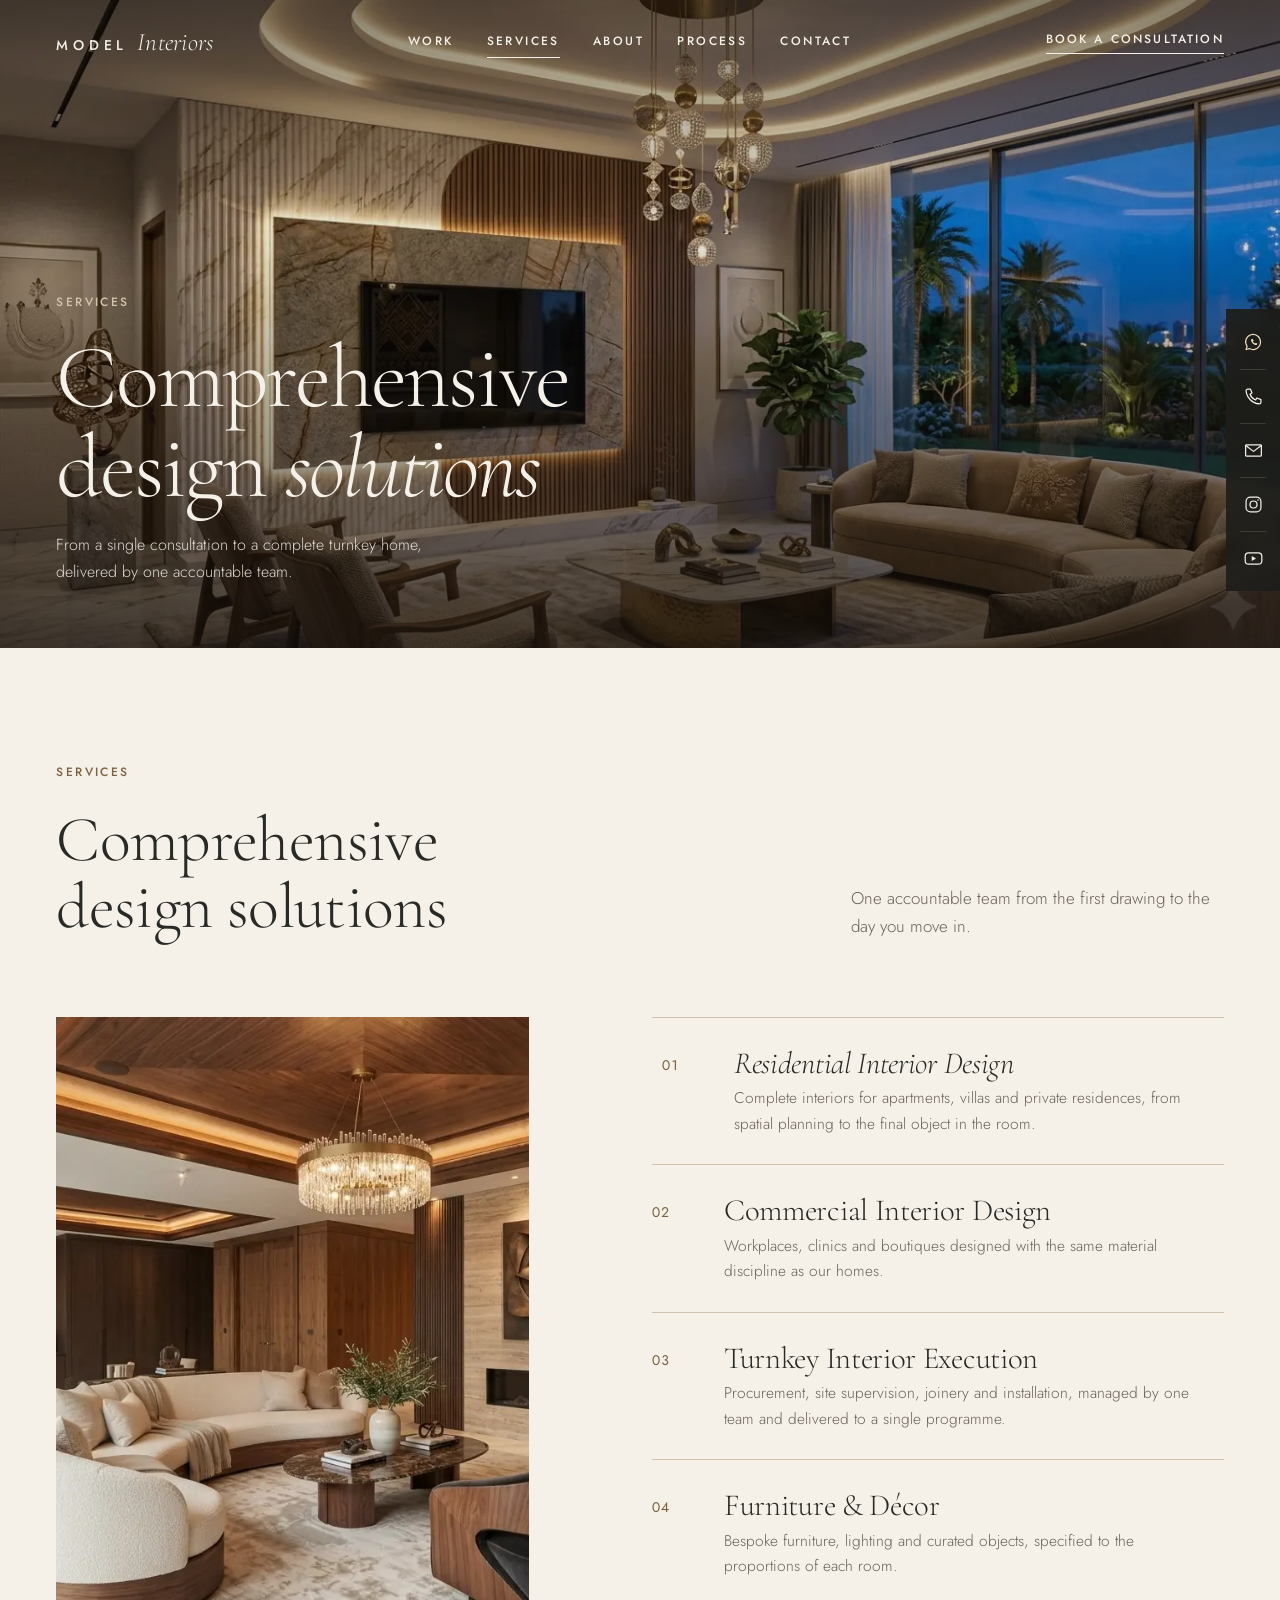
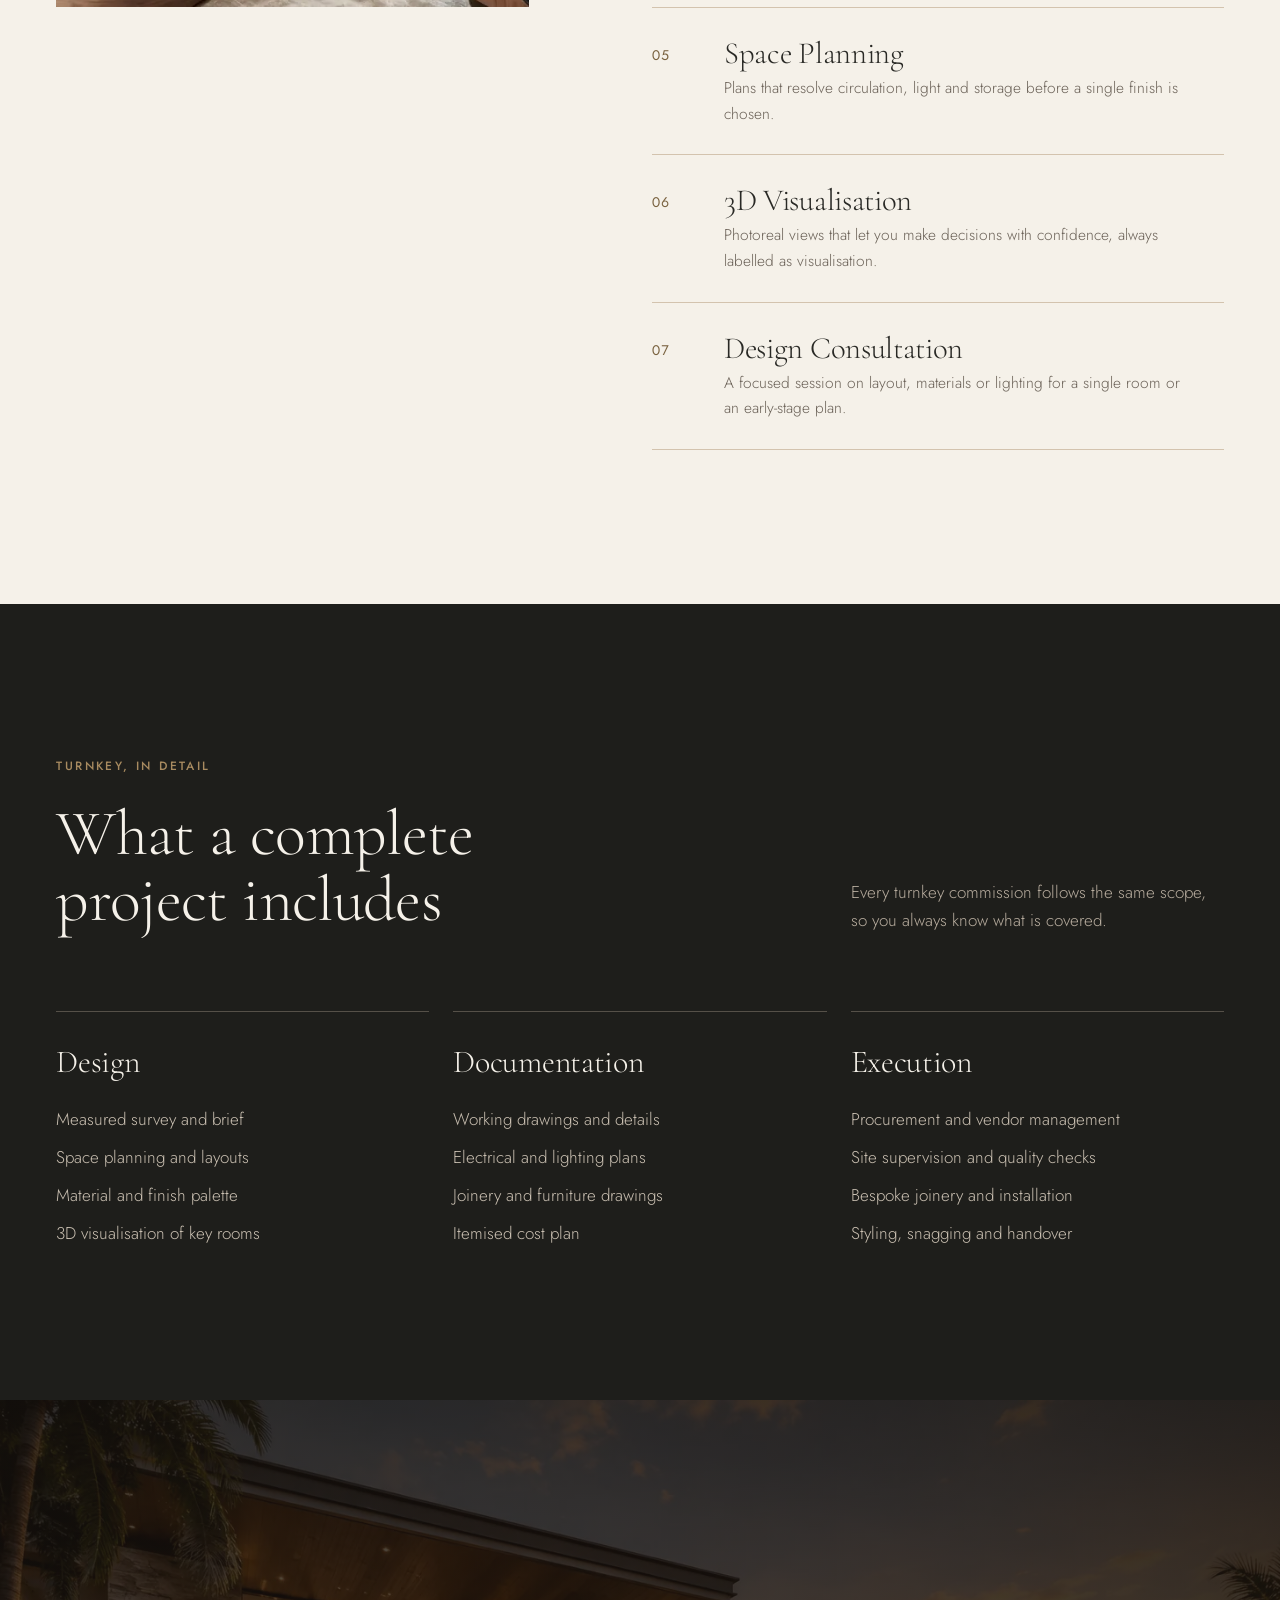
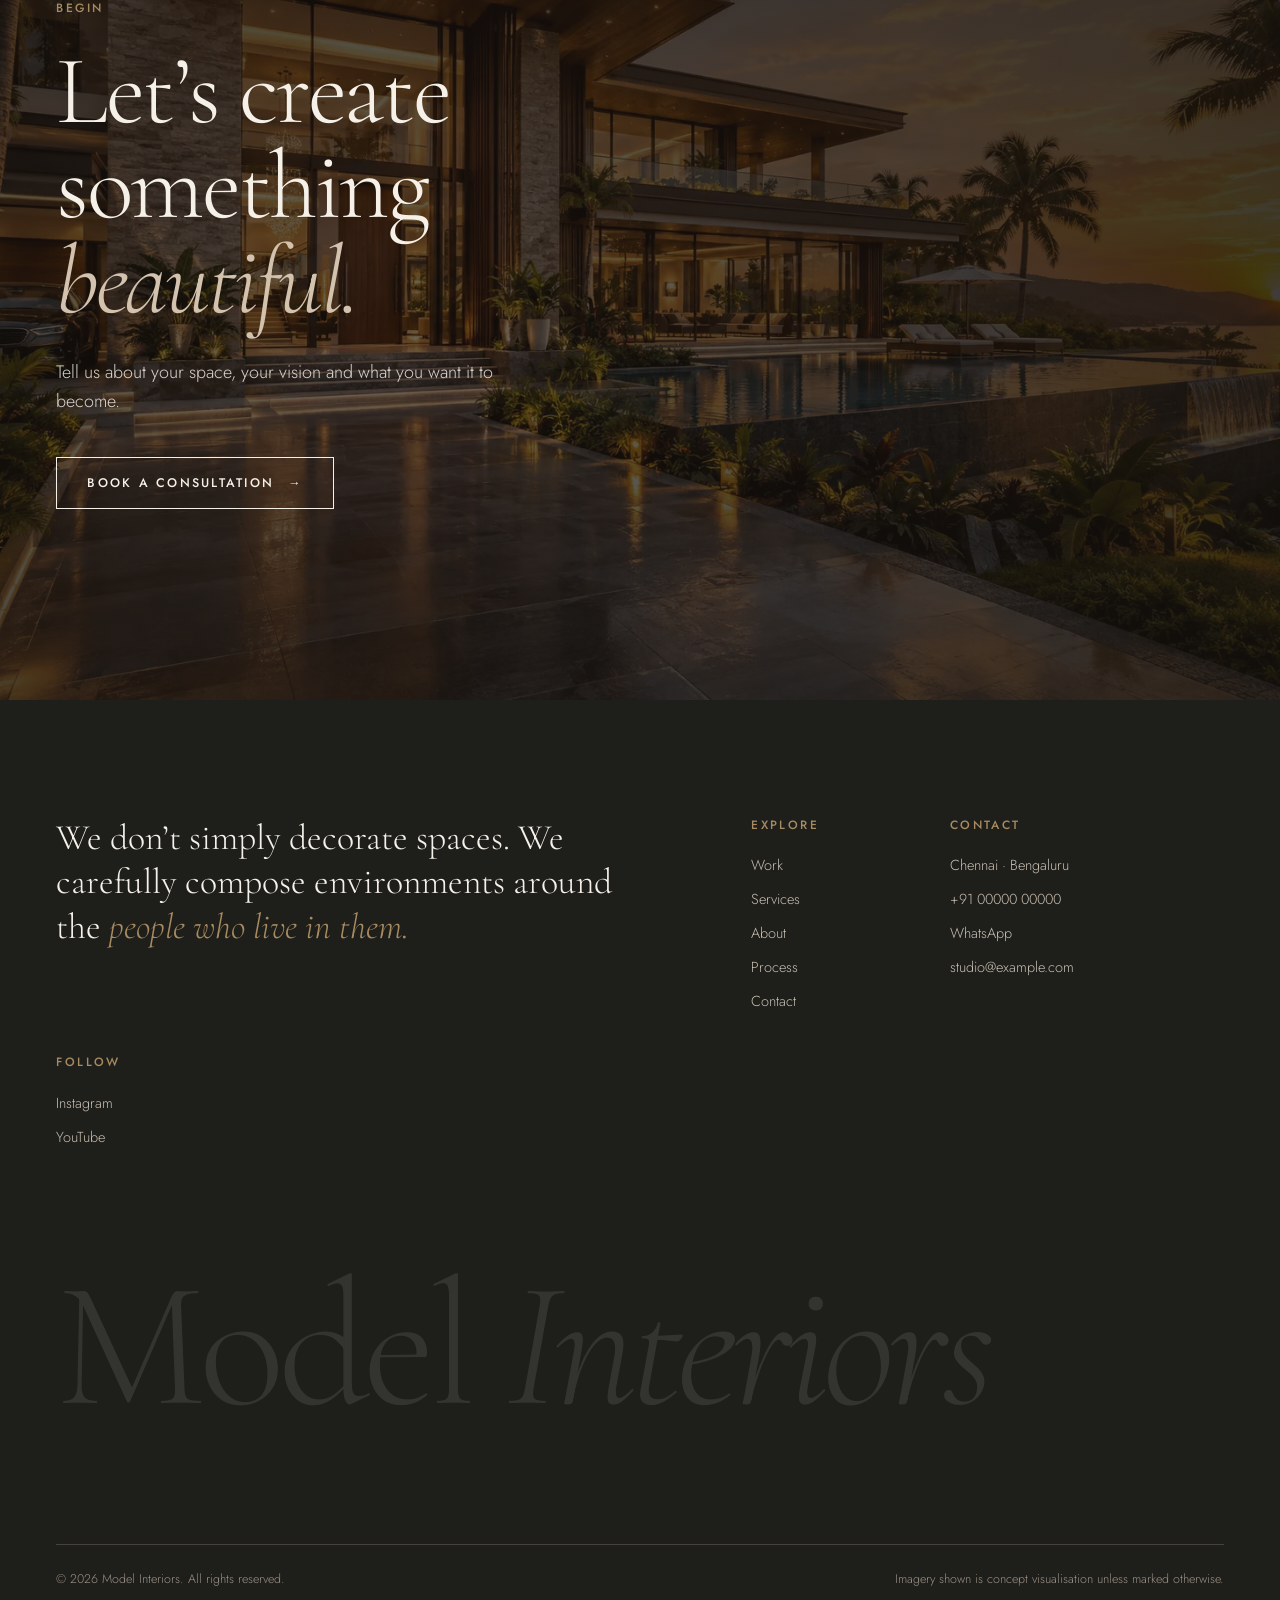
<file: services.html>
<!doctype html>
<html lang="en">
<head>
<meta charset="utf-8">
<meta name="viewport" content="width=device-width,initial-scale=1,viewport-fit=cover">
<title>Services — Model Interiors</title>
<meta name="description" content="Model Interiors — considered residential interiors, villas and luxury apartments.">
<link rel="preconnect" href="https://fonts.googleapis.com">
<link rel="preconnect" href="https://fonts.gstatic.com" crossorigin>
<link rel="stylesheet" href="https://fonts.googleapis.com/css2?family=Cormorant+Garamond:ital,wght@0,300;0,400;0,500;1,300;1,400&family=Jost:wght@300;400;500&display=swap">
<link rel="stylesheet" href="site.css">

</head>
<body>
<a class="skip" href="#main">Skip to content</a>
<header class="nav" id="nav">
  <div class="wrap">
    <a class="logo" href="index.html" aria-label="Model Interiors, home"><b>MODEL</b><i>Interiors</i></a>
    <nav class="menu" aria-label="Primary"><a href="work.html">Work</a><a href="services.html" aria-current="page">Services</a><a href="about.html">About</a><a href="process.html">Process</a><a href="contact.html">Contact</a></nav>
    <a class="nav-cta" href="contact.html">Book a consultation</a>
    <button class="burger" id="burger" aria-label="Open menu" aria-expanded="false" aria-controls="drawer"><span></span><span></span></button>
  </div>
</header>
<div class="drawer" id="drawer" role="dialog" aria-modal="true" aria-label="Menu">
  <div class="top"><span class="logo"><b>MODEL</b><i>Interiors</i></span><button class="close" id="close">Close</button></div>
  <nav aria-label="Mobile"><a href="index.html">Home</a><a href="work.html">Work</a><a href="services.html" aria-current="page">Services</a><a href="about.html">About</a><a href="process.html">Process</a><a href="contact.html">Contact</a></nav>
  <div class="foot"><span>+91 00000 00000</span><a href="https://wa.me/910000000000?text=Hello%20Model%20Interiors%2C%20I%27d%20like%20to%20discuss%20an%20interior%20project." target="_blank" rel="noopener" class="link">WhatsApp us <span class="arr">→</span></a></div>
</div>
<aside class="rail" aria-label="Quick contact"><a class="r-wa" href="https://wa.me/910000000000?text=Hello%20Model%20Interiors%2C%20I%27d%20like%20to%20discuss%20an%20interior%20project." target="_blank" rel="noopener" aria-label="WhatsApp: +91 00000 00000"><svg viewBox="0 0 24 24" aria-hidden="true"><path d="M20 11.5a8.5 8.5 0 0 1-12.6 7.4L3.5 20l1.2-3.7A8.5 8.5 0 1 1 20 11.5z"/><path d="M9.2 8.3c-.3 3.3 3 6.9 6.4 6.6l.9-1.5-1.9-1-.9.8a4.6 4.6 0 0 1-2.3-2.3l.8-.9-1-1.9-1.9.2z" class="fill"/></svg><span class="tip"><b>WhatsApp</b>+91 00000 00000</span><span class="mlabel">WhatsApp</span></a><a class="r-call" href="tel:+910000000000" aria-label="Call: +91 00000 00000"><svg viewBox="0 0 24 24" aria-hidden="true"><path d="M5.5 3.5h3l1.8 4.6-2.3 1.4a11 11 0 0 0 6.5 6.5l1.4-2.3 4.6 1.8v3a2 2 0 0 1-2 2A16.5 16.5 0 0 1 3.5 5.5a2 2 0 0 1 2-2z"/></svg><span class="tip"><b>Call</b>+91 00000 00000</span><span class="mlabel">Call</span></a><a class="r-mail" href="mailto:studio@example.com" aria-label="Email: studio@example.com"><svg viewBox="0 0 24 24" aria-hidden="true"><rect x="3" y="5.5" width="18" height="13" rx="1"/><path d="M3.5 6.5 12 13l8.5-6.5"/></svg><span class="tip"><b>Email</b>studio@example.com</span><span class="mlabel">Email</span></a><a class="r-ig" href="https://www.instagram.com/" target="_blank" rel="noopener" aria-label="Instagram: @modelinteriors"><svg viewBox="0 0 24 24" aria-hidden="true"><rect x="3.5" y="3.5" width="17" height="17" rx="5"/><circle cx="12" cy="12" r="4"/><circle cx="17.2" cy="6.8" r=".9" class="fill"/></svg><span class="tip"><b>Instagram</b>@modelinteriors</span><span class="mlabel">Instagram</span></a><a class="r-yt" href="https://www.youtube.com/" target="_blank" rel="noopener" aria-label="YouTube: Model Interiors"><svg viewBox="0 0 24 24" aria-hidden="true"><rect x="2.5" y="5.5" width="19" height="13" rx="4"/><path d="M10 9.2v5.6l4.9-2.8z" class="fill"/></svg><span class="tip"><b>YouTube</b>Model Interiors</span><span class="mlabel">YouTube</span></a></aside>
<main id="main">
<section class="page-hero" aria-labelledby="ph">
  <img src="media-wall2.webp" alt="" aria-hidden="true" style="object-position:50% 50%">
  <div class="wrap hero-intro"><span class="label l1" style="color:var(--taupe)">Services</span><h1 id="ph" class="l2">Comprehensive design <em>solutions</em></h1><p class="l3">From a single consultation to a complete turnkey home, delivered by one accountable team.</p></div>
</section><!-- SERVICES -->
<section class="sec services" style="padding-top:clamp(72px,9vw,140px)" id="services" aria-labelledby="svc-h">
  <div class="wrap">
    <div class="sec-head">
      <span class="label">Services</span>
      <h2 id="svc-h">Comprehensive design solutions</h2>
      <p class="aside">One accountable team from the first drawing to the day you move in.</p>
    </div>
    <div class="grid">
      <div class="svc-media" aria-hidden="true"><div class="frame">
        <img class="on" data-i="0" src="cedar-1.webp" alt="" loading="lazy">
        <img data-i="1" src="media-wall.webp" alt="" loading="lazy">
        <img data-i="2" src="p-install.webp" alt="" loading="lazy">
        <img data-i="3" src="d-table.webp" alt="" loading="lazy">
        <img data-i="4" src="p-planning.webp" alt="" loading="lazy">
        <img data-i="5" src="media-wall2.webp" alt="" loading="lazy">
        <img data-i="6" src="p-consult.webp" alt="" loading="lazy">
      </div></div>
      <ol class="svc-list">
        <li class="svc active" data-i="0"><span class="n">01</span><h3>Residential Interior Design</h3><p>Complete interiors for apartments, villas and private residences, from spatial planning to the final object in the room.</p></li>
        <li class="svc" data-i="1"><span class="n">02</span><h3>Commercial Interior Design</h3><p>Workplaces, clinics and boutiques designed with the same material discipline as our homes.</p></li>
        <li class="svc" data-i="2"><span class="n">03</span><h3>Turnkey Interior Execution</h3><p>Procurement, site supervision, joinery and installation, managed by one team and delivered to a single programme.</p></li>
        <li class="svc" data-i="3"><span class="n">04</span><h3>Furniture &amp; Décor</h3><p>Bespoke furniture, lighting and curated objects, specified to the proportions of each room.</p></li>
        <li class="svc" data-i="4"><span class="n">05</span><h3>Space Planning</h3><p>Plans that resolve circulation, light and storage before a single finish is chosen.</p></li>
        <li class="svc" data-i="5"><span class="n">06</span><h3>3D Visualisation</h3><p>Photoreal views that let you make decisions with confidence, always labelled as visualisation.</p></li>
        <li class="svc" data-i="6"><span class="n">07</span><h3>Design Consultation</h3><p>A focused session on layout, materials or lighting for a single room or an early-stage plan.</p></li>
      </ol>
    </div>
  </div>
</section>


<section class="sec on-dark" aria-labelledby="inc-h">
  <div class="wrap">
    <div class="sec-head"><span class="label">Turnkey, in detail</span><h2 id="inc-h">What a complete project includes</h2><p class="aside muted">Every turnkey commission follows the same scope, so you always know what is covered.</p></div>
    <div class="incl">
      <div><h3>Design</h3><ul><li>Measured survey and brief</li><li>Space planning and layouts</li><li>Material and finish palette</li><li>3D visualisation of key rooms</li></ul></div>
      <div><h3>Documentation</h3><ul><li>Working drawings and details</li><li>Electrical and lighting plans</li><li>Joinery and furniture drawings</li><li>Itemised cost plan</li></ul></div>
      <div><h3>Execution</h3><ul><li>Procurement and vendor management</li><li>Site supervision and quality checks</li><li>Bespoke joinery and installation</li><li>Styling, snagging and handover</li></ul></div>
    </div>
  </div>
</section><!-- FINAL CTA -->
<section class="final on-dark" aria-labelledby="cta-h">
  <img src="villa-sunset.webp" alt="" loading="lazy" aria-hidden="true">
  <div class="wrap">
    <span class="label">Begin</span>
    <h2 id="cta-h">Let’s create something <em>beautiful.</em></h2>
    <p>Tell us about your space, your vision and what you want it to become.</p>
    <a class="btn" href="contact.html">Book a consultation <span aria-hidden="true">→</span></a>
  </div>
</section>


</main>
<footer class="on-dark">
  <div class="wrap grid">
    <p class="statement">We don’t simply decorate spaces. We carefully compose environments around the <em>people who live in them.</em></p>
    <div class="col"><span class="label">Explore</span><a href="work.html">Work</a><a href="services.html">Services</a><a href="about.html">About</a><a href="process.html">Process</a><a href="contact.html">Contact</a></div>
    <div class="col"><span class="label">Contact</span><span>Chennai · Bengaluru</span><a href="tel:+910000000000">+91 00000 00000</a><a href="https://wa.me/910000000000?text=Hello%20Model%20Interiors%2C%20I%27d%20like%20to%20discuss%20an%20interior%20project." target="_blank" rel="noopener">WhatsApp</a><a href="mailto:studio@example.com">studio@example.com</a></div>
    <div class="col"><span class="label">Follow</span><a href="https://www.instagram.com/" target="_blank" rel="noopener">Instagram</a><a href="https://www.youtube.com/" target="_blank" rel="noopener">YouTube</a></div>
    <div class="big" aria-hidden="true">Model <em>Interiors</em></div>
    <div class="base"><span>© 2026 Model Interiors. All rights reserved.</span><span>Imagery shown is concept visualisation unless marked otherwise.</span></div>
  </div>
</footer>
<script src="site.js"></script>
</body>
</html>
</file>
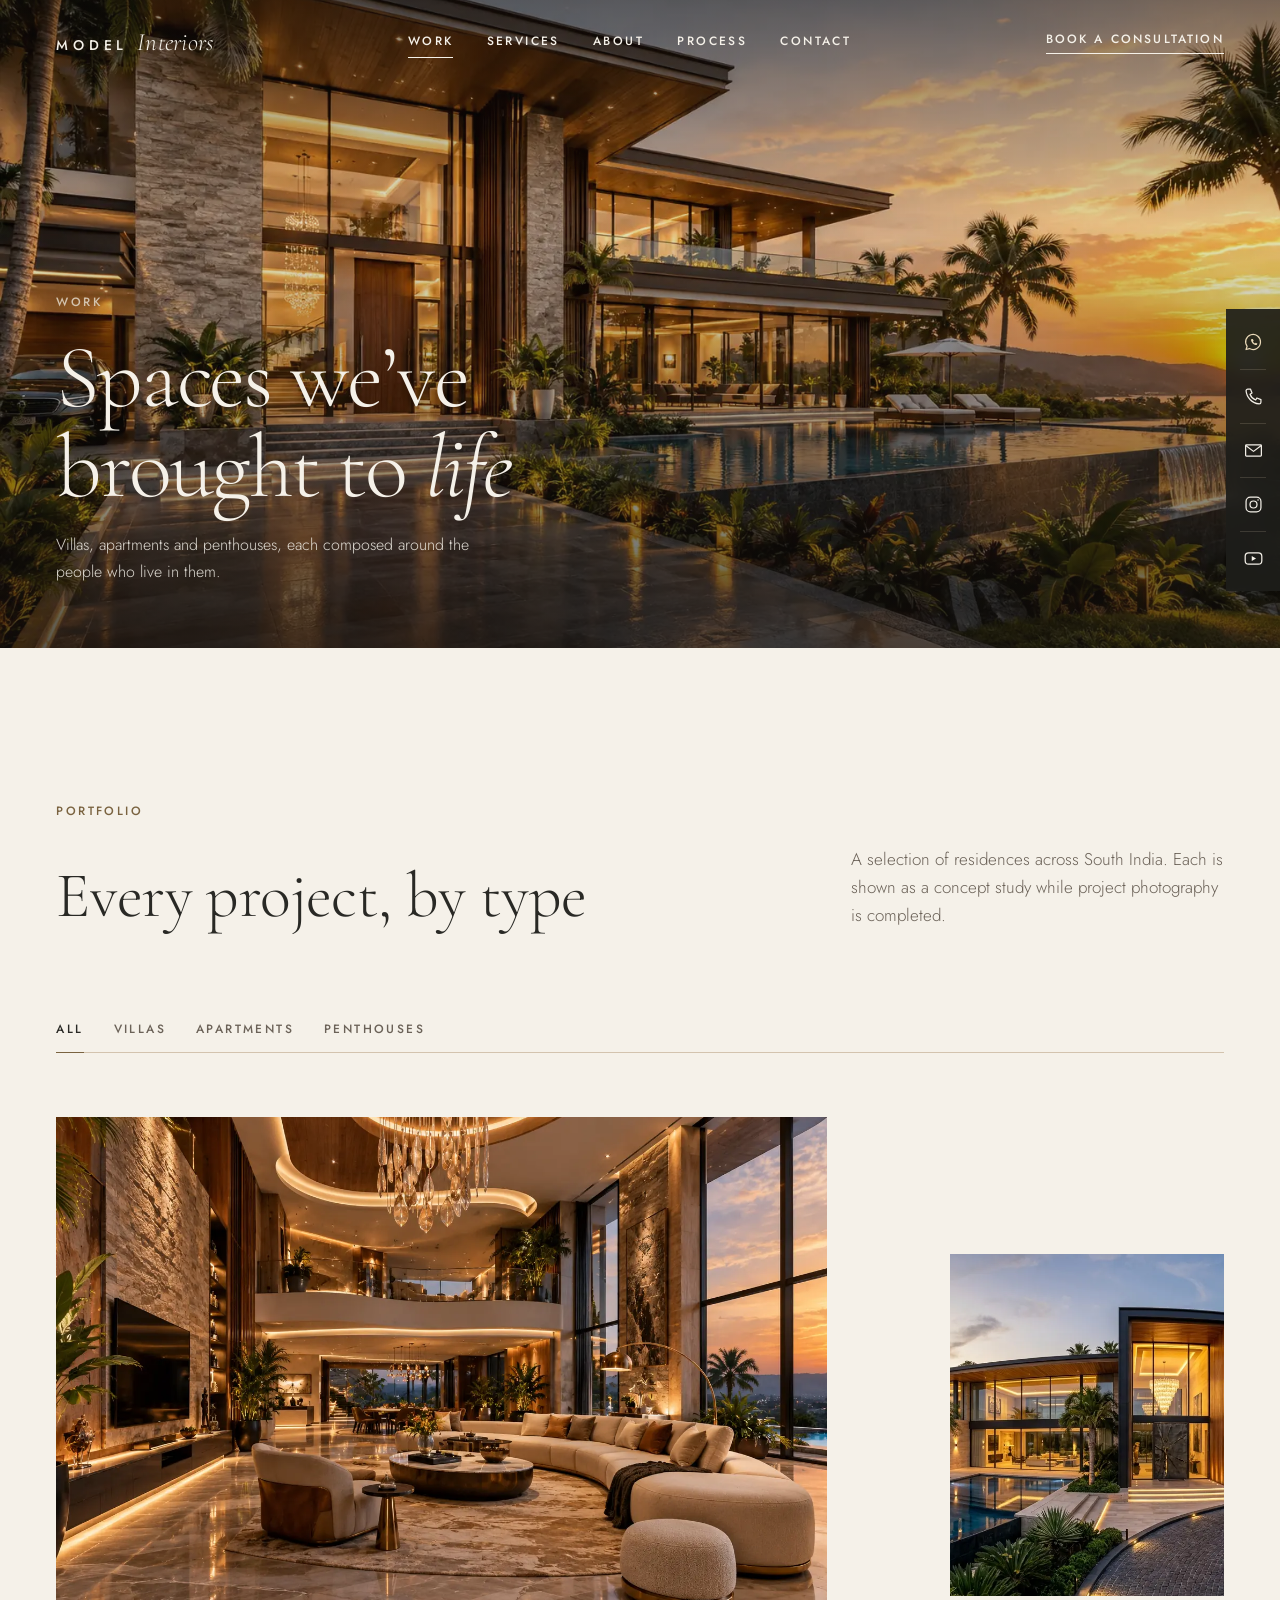
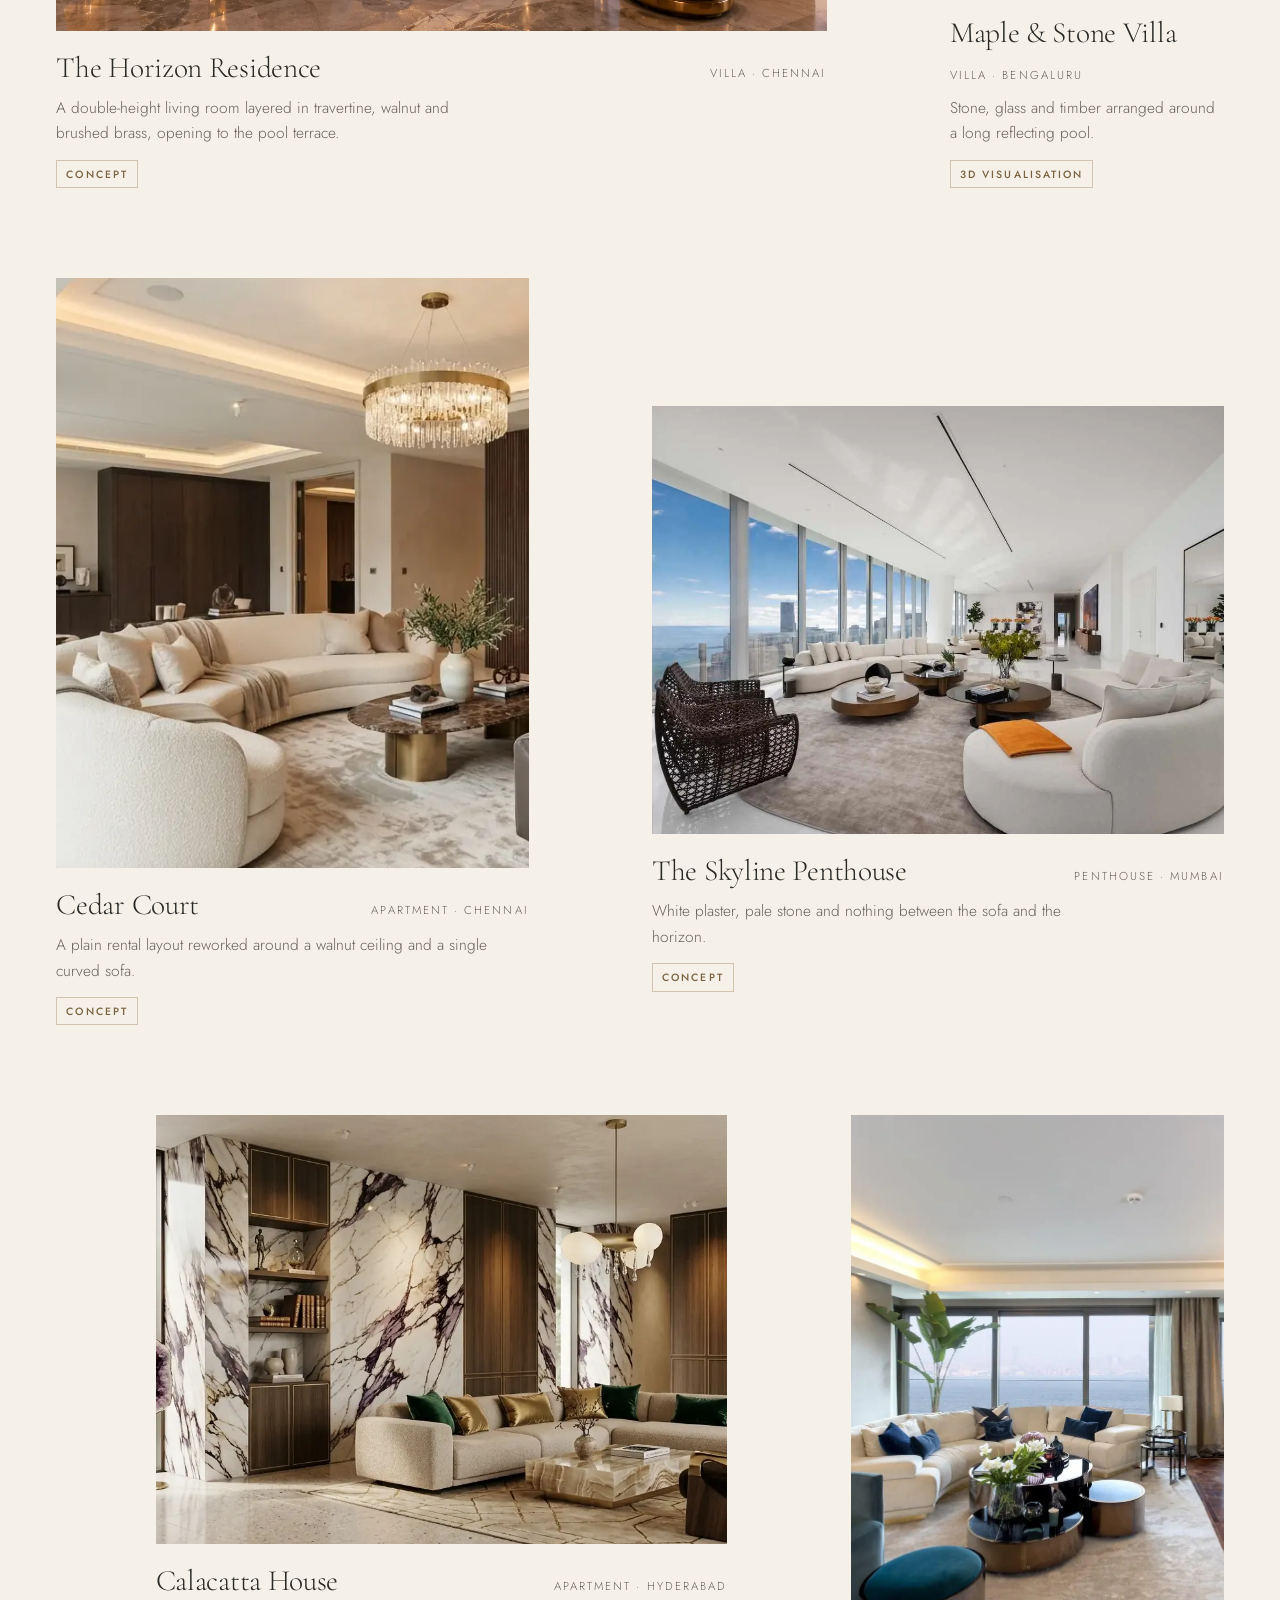
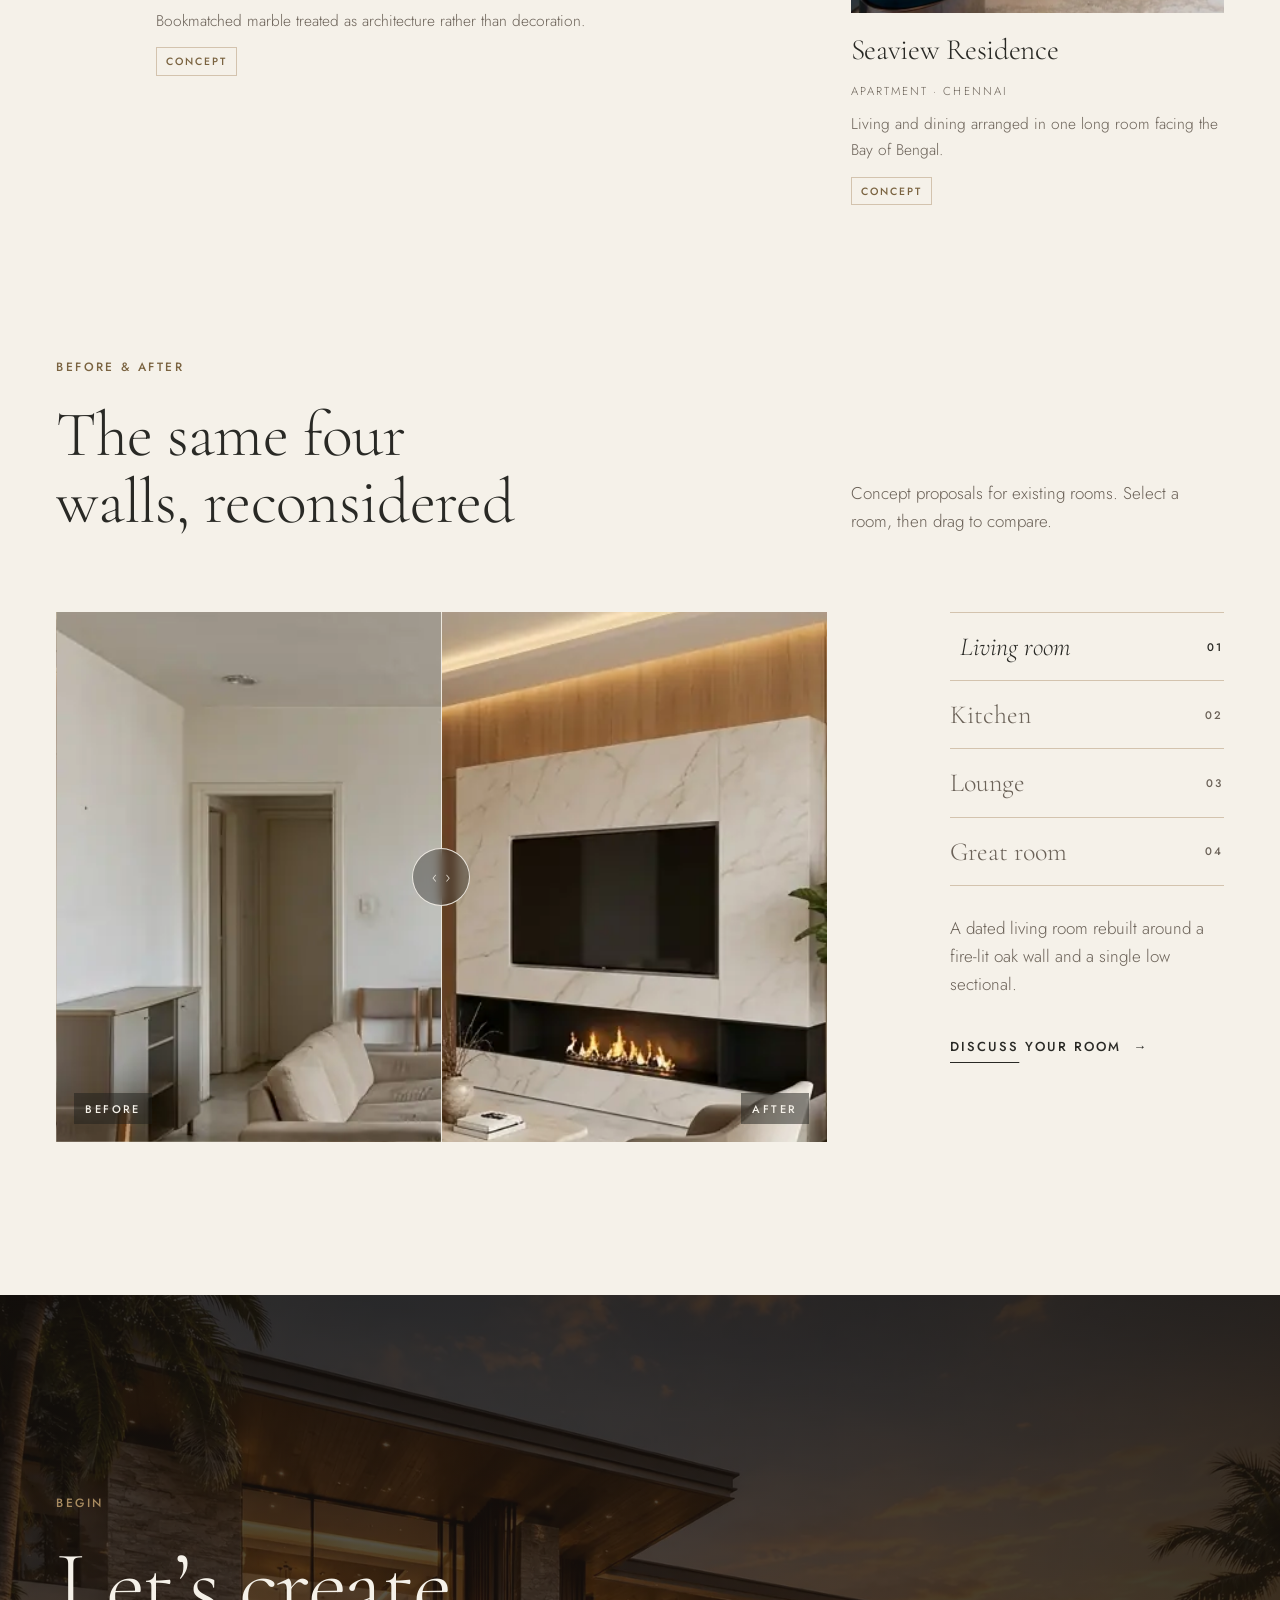
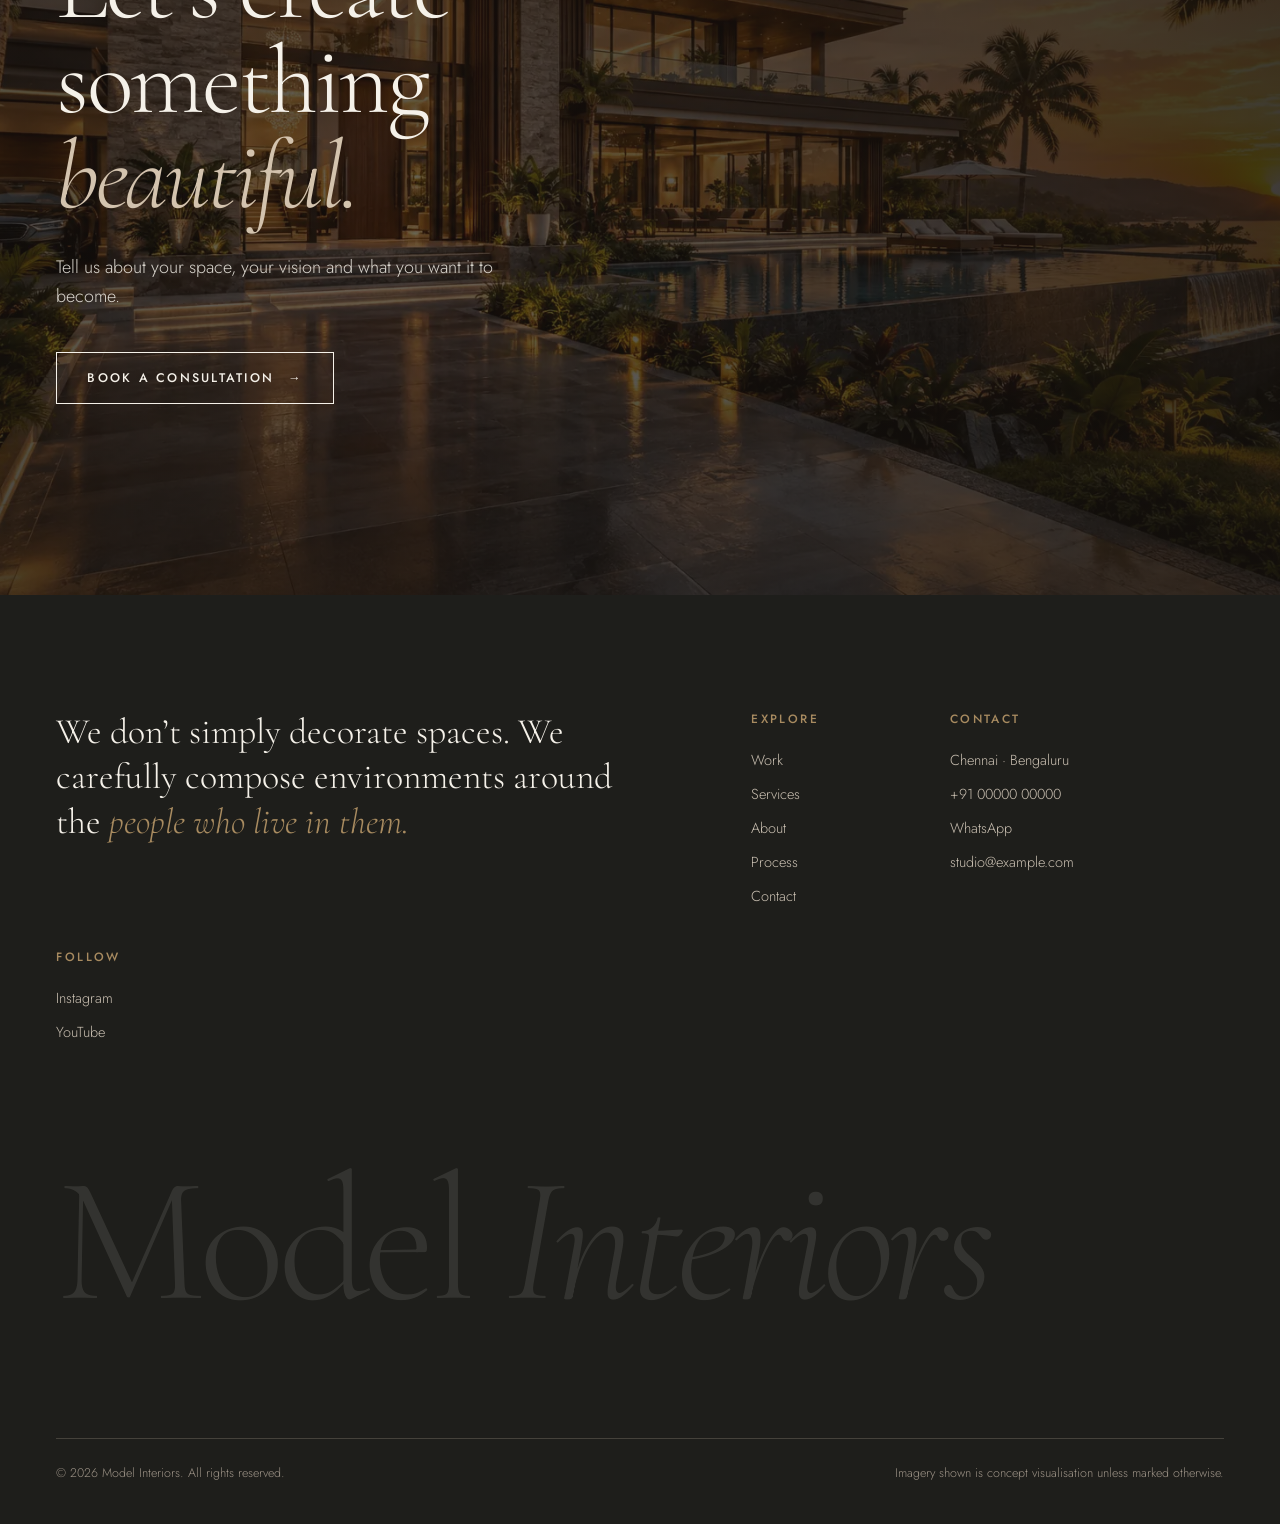
<file: work.html>
<!doctype html>
<html lang="en">
<head>
<meta charset="utf-8">
<meta name="viewport" content="width=device-width,initial-scale=1,viewport-fit=cover">
<title>Work — Model Interiors</title>
<meta name="description" content="Model Interiors — considered residential interiors, villas and luxury apartments.">
<link rel="preconnect" href="https://fonts.googleapis.com">
<link rel="preconnect" href="https://fonts.gstatic.com" crossorigin>
<link rel="stylesheet" href="https://fonts.googleapis.com/css2?family=Cormorant+Garamond:ital,wght@0,300;0,400;0,500;1,300;1,400&family=Jost:wght@300;400;500&display=swap">
<link rel="stylesheet" href="site.css">

</head>
<body>
<a class="skip" href="#main">Skip to content</a>
<header class="nav" id="nav">
  <div class="wrap">
    <a class="logo" href="index.html" aria-label="Model Interiors, home"><b>MODEL</b><i>Interiors</i></a>
    <nav class="menu" aria-label="Primary"><a href="work.html" aria-current="page">Work</a><a href="services.html">Services</a><a href="about.html">About</a><a href="process.html">Process</a><a href="contact.html">Contact</a></nav>
    <a class="nav-cta" href="contact.html">Book a consultation</a>
    <button class="burger" id="burger" aria-label="Open menu" aria-expanded="false" aria-controls="drawer"><span></span><span></span></button>
  </div>
</header>
<div class="drawer" id="drawer" role="dialog" aria-modal="true" aria-label="Menu">
  <div class="top"><span class="logo"><b>MODEL</b><i>Interiors</i></span><button class="close" id="close">Close</button></div>
  <nav aria-label="Mobile"><a href="index.html">Home</a><a href="work.html" aria-current="page">Work</a><a href="services.html">Services</a><a href="about.html">About</a><a href="process.html">Process</a><a href="contact.html">Contact</a></nav>
  <div class="foot"><span>+91 00000 00000</span><a href="https://wa.me/910000000000?text=Hello%20Model%20Interiors%2C%20I%27d%20like%20to%20discuss%20an%20interior%20project." target="_blank" rel="noopener" class="link">WhatsApp us <span class="arr">→</span></a></div>
</div>
<aside class="rail" aria-label="Quick contact"><a class="r-wa" href="https://wa.me/910000000000?text=Hello%20Model%20Interiors%2C%20I%27d%20like%20to%20discuss%20an%20interior%20project." target="_blank" rel="noopener" aria-label="WhatsApp: +91 00000 00000"><svg viewBox="0 0 24 24" aria-hidden="true"><path d="M20 11.5a8.5 8.5 0 0 1-12.6 7.4L3.5 20l1.2-3.7A8.5 8.5 0 1 1 20 11.5z"/><path d="M9.2 8.3c-.3 3.3 3 6.9 6.4 6.6l.9-1.5-1.9-1-.9.8a4.6 4.6 0 0 1-2.3-2.3l.8-.9-1-1.9-1.9.2z" class="fill"/></svg><span class="tip"><b>WhatsApp</b>+91 00000 00000</span><span class="mlabel">WhatsApp</span></a><a class="r-call" href="tel:+910000000000" aria-label="Call: +91 00000 00000"><svg viewBox="0 0 24 24" aria-hidden="true"><path d="M5.5 3.5h3l1.8 4.6-2.3 1.4a11 11 0 0 0 6.5 6.5l1.4-2.3 4.6 1.8v3a2 2 0 0 1-2 2A16.5 16.5 0 0 1 3.5 5.5a2 2 0 0 1 2-2z"/></svg><span class="tip"><b>Call</b>+91 00000 00000</span><span class="mlabel">Call</span></a><a class="r-mail" href="mailto:studio@example.com" aria-label="Email: studio@example.com"><svg viewBox="0 0 24 24" aria-hidden="true"><rect x="3" y="5.5" width="18" height="13" rx="1"/><path d="M3.5 6.5 12 13l8.5-6.5"/></svg><span class="tip"><b>Email</b>studio@example.com</span><span class="mlabel">Email</span></a><a class="r-ig" href="https://www.instagram.com/" target="_blank" rel="noopener" aria-label="Instagram: @modelinteriors"><svg viewBox="0 0 24 24" aria-hidden="true"><rect x="3.5" y="3.5" width="17" height="17" rx="5"/><circle cx="12" cy="12" r="4"/><circle cx="17.2" cy="6.8" r=".9" class="fill"/></svg><span class="tip"><b>Instagram</b>@modelinteriors</span><span class="mlabel">Instagram</span></a><a class="r-yt" href="https://www.youtube.com/" target="_blank" rel="noopener" aria-label="YouTube: Model Interiors"><svg viewBox="0 0 24 24" aria-hidden="true"><rect x="2.5" y="5.5" width="19" height="13" rx="4"/><path d="M10 9.2v5.6l4.9-2.8z" class="fill"/></svg><span class="tip"><b>YouTube</b>Model Interiors</span><span class="mlabel">YouTube</span></a></aside>
<main id="main">
<section class="page-hero" aria-labelledby="ph">
  <img src="villa-sunset.webp" alt="" aria-hidden="true" style="object-position:50% 50%">
  <div class="wrap hero-intro"><span class="label l1" style="color:var(--taupe)">Work</span><h1 id="ph" class="l2">Spaces we’ve brought to <em>life</em></h1><p class="l3">Villas, apartments and penthouses, each composed around the people who live in them.</p></div>
</section><!-- WORK -->
<section class="sec" id="work" aria-labelledby="work-h">
  <div class="wrap">
    <div class="sec-head">
      <span class="label">Portfolio</span>
      <h2 id="work-h">Every project, by type</h2>
      <p class="aside">A selection of residences across South India. Each is shown as a concept study while project photography is completed.</p>
    </div>
    <div class="filters" role="group" aria-label="Filter projects">
      <button aria-pressed="true" data-f="all">All</button>
      <button aria-pressed="false" data-f="villa">Villas</button>
      <button aria-pressed="false" data-f="apartment">Apartments</button>
      <button aria-pressed="false" data-f="penthouse">Penthouses</button>
    </div>
    <div class="works" id="works">
      <a class="work w1" data-t="villa" href="index.html#story">
        <div class="zoom reveal"><img src="hero.webp" alt="The Horizon Residence: double-height living room in travertine and walnut with a crystal chandelier" loading="lazy" width="2000" height="1333"></div>
        <div class="meta"><h3>The Horizon Residence</h3><span class="type">Villa · Chennai</span></div>
        <p>A double-height living room layered in travertine, walnut and brushed brass, opening to the pool terrace.</p>
        <span class="tag">Concept</span>
      </a>
      <a class="work w2" data-t="villa" href="contact.html">
        <div class="zoom reveal"><img src="villa-dusk.webp" alt="Maple and Stone Villa at dusk: stone-clad entrance volume, glass pavilion and a reflecting pool" loading="lazy" width="1337" height="706" style="object-position:62% 50%"></div>
        <div class="meta"><h3>Maple &amp; Stone Villa</h3><span class="type">Villa · Bengaluru</span></div>
        <p>Stone, glass and timber arranged around a long reflecting pool.</p>
        <span class="tag">3D visualisation</span>
      </a>
      <a class="work w3" data-t="apartment" href="index.html#story">
        <div class="zoom reveal"><img src="cedar-2.webp" alt="Cedar Court: living room with a walnut coffered ceiling, curved bouclé sofa and a sculptural armchair" loading="lazy" width="1337" height="706" style="object-position:40% 50%"></div>
        <div class="meta"><h3>Cedar Court</h3><span class="type">Apartment · Chennai</span></div>
        <p>A plain rental layout reworked around a walnut ceiling and a single curved sofa.</p>
        <span class="tag">Concept</span>
      </a>
      <a class="work w4" data-t="penthouse" href="contact.html">
        <div class="zoom reveal"><img src="penthouse.webp" alt="The Skyline Penthouse: white living room with a curved sofa, woven lounge chair and uninterrupted sea views" loading="lazy" width="1280" height="853"></div>
        <div class="meta"><h3>The Skyline Penthouse</h3><span class="type">Penthouse · Mumbai</span></div>
        <p>White plaster, pale stone and nothing between the sofa and the horizon.</p>
        <span class="tag">Concept</span>
      </a>
      <a class="work w5" data-t="apartment" href="contact.html">
        <div class="zoom reveal"><img src="marble.webp" alt="Calacatta House: living room with bookmatched violet-veined marble walls and walnut shelving" loading="lazy" width="1307" height="706"></div>
        <div class="meta"><h3>Calacatta House</h3><span class="type">Apartment · Hyderabad</span></div>
        <p>Bookmatched marble treated as architecture rather than decoration.</p>
        <span class="tag">Concept</span>
      </a>
      <a class="work w6" data-t="apartment" href="contact.html">
        <div class="zoom reveal"><img src="seaview.webp" alt="Seaview Residence: open living and dining room with teal armchairs and a sea view" loading="lazy" width="1600" height="1067" style="object-position:30% 50%"></div>
        <div class="meta"><h3>Seaview Residence</h3><span class="type">Apartment · Chennai</span></div>
        <p>Living and dining arranged in one long room facing the Bay of Bengal.</p>
        <span class="tag">Concept</span>
      </a>
    </div>
  </div>
</section>

<!-- TRANSFORMATIONS -->
<section class="sec tf" aria-labelledby="tf-h" style="padding-top:0">
  <div class="wrap">
    <div class="sec-head">
      <span class="label">Before &amp; after</span>
      <h2 id="tf-h">The same four walls, reconsidered</h2>
      <p class="aside">Concept proposals for existing rooms. Select a room, then drag to compare.</p>
    </div>
    <div class="grid">
      <div class="compare" id="tfCompare" style="--p:50%">
        <img id="tfAfter" src="living-after.webp" alt="After: living room">
        <div class="before"><img id="tfBefore" src="living-before.webp" alt="Before: living room"></div>
        <div class="bar"></div><div class="knob" aria-hidden="true">‹ ›</div>
        <span class="lb l">Before</span><span class="lb r">After</span>
        <input type="range" min="0" max="100" value="50" id="tfRange" aria-label="Compare before and after">
      </div>
      <div class="side">
        <div class="tabs" role="tablist" aria-label="Rooms">
          <button role="tab" aria-selected="true" data-k="living" data-d="A dated living room rebuilt around a fire-lit oak wall and a single low sectional.">Living room <span>01</span></button>
          <button role="tab" aria-selected="false" data-k="kitchen" data-d="A rental kitchen becomes an oak and marble island kitchen with concealed storage.">Kitchen <span>02</span></button>
          <button role="tab" aria-selected="false" data-k="lounge" data-d="A bare lounge gains a stone media wall, a sculpted ceiling and warm evening light.">Lounge <span>03</span></button>
          <button role="tab" aria-selected="false" data-k="hall" data-d="An empty hall transformed with walnut panelling, a stone feature wall and layered lighting.">Great room <span>04</span></button>
        </div>
        <p class="muted" id="tfDesc" aria-live="polite">A dated living room rebuilt around a fire-lit oak wall and a single low sectional.</p>
        <a class="link" href="contact.html" style="align-self:flex-start">Discuss your room <span class="arr" aria-hidden="true">→</span></a>
      </div>
    </div>
  </div>
</section>

<!-- FINAL CTA -->
<section class="final on-dark" aria-labelledby="cta-h">
  <img src="villa-sunset.webp" alt="" loading="lazy" aria-hidden="true">
  <div class="wrap">
    <span class="label">Begin</span>
    <h2 id="cta-h">Let’s create something <em>beautiful.</em></h2>
    <p>Tell us about your space, your vision and what you want it to become.</p>
    <a class="btn" href="contact.html">Book a consultation <span aria-hidden="true">→</span></a>
  </div>
</section>


</main>
<footer class="on-dark">
  <div class="wrap grid">
    <p class="statement">We don’t simply decorate spaces. We carefully compose environments around the <em>people who live in them.</em></p>
    <div class="col"><span class="label">Explore</span><a href="work.html">Work</a><a href="services.html">Services</a><a href="about.html">About</a><a href="process.html">Process</a><a href="contact.html">Contact</a></div>
    <div class="col"><span class="label">Contact</span><span>Chennai · Bengaluru</span><a href="tel:+910000000000">+91 00000 00000</a><a href="https://wa.me/910000000000?text=Hello%20Model%20Interiors%2C%20I%27d%20like%20to%20discuss%20an%20interior%20project." target="_blank" rel="noopener">WhatsApp</a><a href="mailto:studio@example.com">studio@example.com</a></div>
    <div class="col"><span class="label">Follow</span><a href="https://www.instagram.com/" target="_blank" rel="noopener">Instagram</a><a href="https://www.youtube.com/" target="_blank" rel="noopener">YouTube</a></div>
    <div class="big" aria-hidden="true">Model <em>Interiors</em></div>
    <div class="base"><span>© 2026 Model Interiors. All rights reserved.</span><span>Imagery shown is concept visualisation unless marked otherwise.</span></div>
  </div>
</footer>
<script src="site.js"></script>
</body>
</html>
</file>
<file: site.css>
:root{
  --ivory:#F5F1E9; --sand:#E7DED0; --taupe:#D3C3AE; --stone:#6B6258; --char:#292925; --ink:#1E1E1B;
  --brass:#A88B60; --brass-deep:#7A6340; --warm-white:#FBF9F5;
  --serif:"Cormorant Garamond","Cormorant",Georgia,"Times New Roman",serif;
  --sans:"Jost","Helvetica Neue",Arial,sans-serif;
  --g:clamp(20px,4.4vw,64px);
  --sec:clamp(88px,12vw,184px);
  --ease:cubic-bezier(.22,1,.36,1);
  color-scheme:light;
}
*{box-sizing:border-box}
html{scroll-behavior:smooth;-webkit-text-size-adjust:100%}
body{margin:0;background:var(--ivory);color:var(--char);font-family:var(--sans);font-weight:300;font-size:17px;line-height:1.65;-webkit-font-smoothing:antialiased;overflow-x:hidden}
img,video{display:block;max-width:100%;height:auto}
figure{margin:0}
[hidden]{display:none!important}
a{color:inherit;text-decoration:none}
h1,h2,h3{font-family:var(--serif);font-weight:300;margin:0;text-wrap:balance;letter-spacing:-.01em}
p{margin:0}
.wrap{max-width:1560px;margin:0 auto;padding-inline:var(--g)}
.label{font-family:var(--sans);font-size:12px;font-weight:500;letter-spacing:.2em;text-transform:uppercase;color:var(--brass-deep)}
.on-dark .label{color:var(--brass)}
.muted{color:var(--stone)}
.skip{position:absolute;left:-999px;top:8px;background:var(--char);color:var(--ivory);padding:10px 16px;z-index:100}
.skip:focus{left:16px}
:focus-visible{outline:2px solid var(--brass-deep);outline-offset:4px}
.on-dark :focus-visible{outline-color:var(--brass)}

/* links & buttons */
.link{display:inline-flex;align-items:center;gap:12px;font-size:13px;font-weight:500;letter-spacing:.16em;text-transform:uppercase;padding-block:10px;position:relative}
.link::after{content:"";position:absolute;left:0;right:0;bottom:4px;height:1px;background:currentColor;transform-origin:left;transform:scaleX(.35);transition:transform .5s var(--ease)}
.link:hover::after,.link:focus-visible::after{transform:scaleX(1)}
.link .arr{transition:transform .5s var(--ease)}
.link:hover .arr{transform:translateX(5px)}
.btn{display:inline-flex;align-items:center;justify-content:center;gap:14px;min-height:52px;padding:0 30px;border:1px solid currentColor;font:500 12.5px/1 var(--sans);letter-spacing:.18em;text-transform:uppercase;background:transparent;color:inherit;cursor:pointer;transition:background .5s var(--ease),color .5s var(--ease)}
.btn:hover{background:var(--char);color:var(--ivory);border-color:var(--char)}
.on-dark .btn:hover,.hero .btn:hover{background:var(--ivory);color:var(--char);border-color:var(--ivory)}

/* header */
.nav{position:fixed;inset:0 0 auto 0;z-index:50;padding-top:env(safe-area-inset-top,0px);color:var(--ivory);transition:background .5s var(--ease),color .5s var(--ease),transform .6s var(--ease),border-color .5s;border-bottom:1px solid transparent}
.nav.solid{background:rgba(245,241,233,.94);backdrop-filter:blur(10px);-webkit-backdrop-filter:blur(10px);color:var(--char);border-bottom-color:rgba(211,195,174,.6)}
.nav.hide{transform:translateY(-100%)}
.nav .wrap{display:flex;align-items:center;justify-content:space-between;height:84px;gap:24px}
.logo{display:flex;align-items:baseline;gap:9px;line-height:1}
.logo b{font:500 14px/1 var(--sans);letter-spacing:.34em}
.logo i{font:italic 300 25px/1 var(--serif);letter-spacing:.01em}
.menu{display:flex;gap:clamp(20px,2.6vw,44px);font-size:12px;font-weight:500;letter-spacing:.2em;text-transform:uppercase}
.menu a{position:relative;padding-block:8px}
.menu a::after{content:"";position:absolute;left:0;right:0;bottom:2px;height:1px;background:currentColor;transform:scaleX(0);transform-origin:left;transition:transform .5s var(--ease)}
.menu a:hover::after{transform:scaleX(1)}
.nav-cta{font-size:12px;font-weight:500;letter-spacing:.18em;text-transform:uppercase;border-bottom:1px solid currentColor;padding-bottom:3px}
.burger{display:none;background:none;border:0;color:inherit;width:48px;height:48px;cursor:pointer;padding:12px;margin-right:-12px}
.burger span{display:block;height:1px;background:currentColor;margin:7px 0;transition:transform .4s var(--ease)}
.drawer{position:fixed;inset:0;z-index:60;background:var(--warm-white);color:var(--char);display:flex;flex-direction:column;padding:calc(env(safe-area-inset-top,0px) + 24px) var(--g) calc(env(safe-area-inset-bottom,0px) + 32px);transform:translateY(-102%);transition:transform .7s var(--ease);visibility:hidden}
.drawer.open{transform:none;visibility:visible}
.drawer .top{display:flex;justify-content:space-between;align-items:center;height:48px}
.drawer nav{margin-top:auto;display:flex;flex-direction:column;gap:6px}
.drawer nav a{font:300 clamp(42px,12vw,64px)/1.1 var(--serif)}
.drawer .foot{margin-top:auto;padding-top:32px;border-top:1px solid var(--taupe);display:flex;justify-content:space-between;flex-wrap:wrap;gap:12px;font-size:13px;color:var(--stone)}
.close{background:none;border:0;font:500 12px var(--sans);letter-spacing:.2em;text-transform:uppercase;cursor:pointer;padding:12px 0;color:inherit}

/* hero */
.hero{position:relative;height:100svh;min-height:600px;max-height:1100px;color:var(--ivory);overflow:hidden;background:#2a2119}
.hero picture,.hero video,.hero picture img{position:absolute;inset:0;width:100%;height:100%;object-fit:cover}
.hero video{opacity:0;transition:opacity 1.2s var(--ease)}
.hero video.ready{opacity:1}
.hero::after{content:"";position:absolute;inset:0;background:linear-gradient(180deg,rgba(20,16,12,.45) 0%,rgba(20,16,12,0) 26%,rgba(20,16,12,0) 45%,rgba(20,16,12,.72) 100%)}
.hero .wrap{position:relative;z-index:2;height:100%;display:flex;flex-direction:column;justify-content:flex-end;padding-bottom:clamp(40px,7vh,88px)}
.hero h1{font-size:clamp(52px,8.4vw,132px);line-height:.98;letter-spacing:-.025em;max-width:11ch}
.hero h1 em{font-style:italic;font-weight:300}
.hero-row{display:grid;grid-template-columns:minmax(0,1fr) auto;gap:32px 48px;align-items:end;margin-top:clamp(28px,4vh,44px)}
.hero-row p{max-width:44ch;font-size:clamp(16px,1.25vw,19px);color:rgba(245,241,233,.88)}
.hero-ctas{display:flex;gap:28px;align-items:center;flex-wrap:wrap}
.hero-meta{position:absolute;right:var(--g);top:calc(96px + env(safe-area-inset-top,0px));z-index:2;font-size:11px;letter-spacing:.2em;text-transform:uppercase;color:rgba(245,241,233,.75);text-align:right;line-height:1.8}
.hero-intro>*{animation:rise 1.4s var(--ease) both}
.hero-intro .l2{animation-delay:.12s}.hero-intro .l3{animation-delay:.24s}
@keyframes rise{from{transform:translateY(22px)}to{transform:none}}

/* sections */
section{position:relative}
.sec{padding-block:var(--sec)}
.sec-head{display:grid;grid-template-columns:repeat(12,minmax(0,1fr));gap:24px;align-items:end;margin-bottom:clamp(48px,6vw,96px)}
.sec-head .label{grid-column:1/-1}
.sec-head h2{grid-column:1/8;font-size:clamp(40px,5vw,76px);line-height:1.04}
.sec-head .aside{grid-column:9/13;color:var(--stone);max-width:40ch}

/* intro */
.intro .grid{display:grid;grid-template-columns:repeat(12,minmax(0,1fr));gap:24px}
.intro h2{grid-column:1/10;font-size:clamp(34px,4.2vw,64px);line-height:1.12;margin-top:28px}
.intro h2 em{font-style:italic;color:var(--brass-deep)}
.intro .fig{grid-column:1/7;margin-top:clamp(56px,8vw,120px)}
.intro .fig img{width:100%;aspect-ratio:4/3;object-fit:cover}
.intro .txt{grid-column:8/12;margin-top:clamp(56px,8vw,120px);align-self:end;display:flex;flex-direction:column;gap:22px}
.intro .txt p:first-child{font:400 22px/1.5 var(--serif);color:var(--char)}
.scope{grid-column:1/-1;margin-top:clamp(64px,8vw,120px);border-top:1px solid var(--taupe);display:grid;grid-template-columns:repeat(4,minmax(0,1fr))}
.scope div{padding:26px 24px 0 0;display:flex;flex-direction:column;gap:6px}
.scope div+div{padding-left:24px;border-left:1px solid var(--taupe)}
.scope b{font:400 26px/1.2 var(--serif)}
.scope span{font-size:14px;color:var(--stone)}
figcaption,.cap{font-size:12px;letter-spacing:.06em;color:var(--stone);margin-top:12px}

/* image hover */
.zoom{overflow:hidden;background:var(--sand)}
.zoom img{transition:transform 1.4s var(--ease)}
a:hover .zoom img,.zoom:hover img{transform:scale(1.035)}
.reveal img{transform:scale(1.07);transition:transform 1.8s var(--ease)}
.reveal.in img{transform:none}
a:hover .reveal.in img{transform:scale(1.035)}

/* work */
.filters{display:flex;flex-wrap:wrap;gap:6px 30px;margin-bottom:clamp(40px,5vw,72px);border-bottom:1px solid var(--taupe)}
.filters button{background:none;border:0;padding:14px 0;margin-bottom:-1px;font:500 12px var(--sans);letter-spacing:.2em;text-transform:uppercase;color:var(--stone);cursor:pointer;border-bottom:1px solid transparent;transition:color .4s,border-color .4s}
.filters button[aria-pressed="true"]{color:var(--char);border-bottom-color:var(--brass-deep)}
.filters button:hover{color:var(--char)}
.works{display:grid;grid-template-columns:repeat(12,minmax(0,1fr));gap:clamp(56px,7vw,110px) 24px}
.work{display:flex;flex-direction:column;transition:opacity .5s var(--ease)}
.work .zoom img{width:100%;height:100%;object-fit:cover}
.work .meta{display:flex;justify-content:space-between;align-items:baseline;gap:16px;margin-top:20px;flex-wrap:wrap}
.work h3{font-size:clamp(26px,2.3vw,34px);line-height:1.15}
.work .type{font-size:11.5px;letter-spacing:.18em;text-transform:uppercase;color:var(--stone);white-space:nowrap}
.work p{margin-top:10px;color:var(--stone);max-width:48ch;font-size:15.5px}
.tag{display:inline-block;margin-top:14px;font-size:10.5px;font-weight:500;letter-spacing:.2em;text-transform:uppercase;color:var(--brass-deep);border:1px solid var(--taupe);padding:5px 9px 4px;align-self:flex-start}
.w1{grid-column:1/9}.w1 .zoom{aspect-ratio:3/2}
.w2{grid-column:10/13;align-self:end}.w2 .zoom{aspect-ratio:4/5}
.w3{grid-column:1/6}.w3 .zoom{aspect-ratio:4/5}
.w4{grid-column:7/13;margin-top:clamp(0px,10vw,160px)}.w4 .zoom{aspect-ratio:4/3}
.w5{grid-column:2/8}.w5 .zoom{aspect-ratio:4/3}
.w6{grid-column:9/13;align-self:center}.w6 .zoom{aspect-ratio:3/4}
.works.filtered .work{grid-column:auto/span 6;margin-top:0;align-self:start}
.works.filtered .work .zoom{aspect-ratio:4/3}
.work[hidden]{display:none!important}

/* dark story */
.on-dark{background:var(--ink);color:var(--ivory)}
.on-dark .muted,.on-dark figcaption,.on-dark .cap{color:#B7AC9E}
.story .top{display:grid;grid-template-columns:repeat(12,minmax(0,1fr));gap:24px;align-items:end;margin-bottom:clamp(48px,6vw,88px)}
.story .top h2{grid-column:1/9;font-size:clamp(40px,5.2vw,82px);line-height:1.02;margin-top:24px}
.story .top h2 em{font-style:italic;color:var(--brass)}
.story .top p{grid-column:9/13}
.story .cols{display:grid;grid-template-columns:repeat(12,minmax(0,1fr));gap:24px;margin-top:clamp(56px,7vw,110px)}
.story .col{grid-column:span 3;border-top:1px solid rgba(211,195,174,.28);padding-top:22px;display:flex;flex-direction:column;gap:12px}
.story .col h3{font-size:26px}
.story .col p{color:#C9BFB1;font-size:15.5px}
.story .col ul{list-style:none;margin:0;padding:0;display:flex;flex-direction:column;gap:8px;font-size:15px;color:#C9BFB1}
.story .col li{display:flex;align-items:center;gap:12px}
.story .col li i{width:18px;height:18px;flex:none;border:1px solid rgba(245,241,233,.25)}
.story .pair{display:grid;grid-template-columns:repeat(12,minmax(0,1fr));gap:24px;margin-top:clamp(56px,7vw,110px)}
.story .pair figure{margin:0}
.story .pair .a{grid-column:1/8}.story .pair .b{grid-column:9/13;align-self:end}
.story .pair img{width:100%;aspect-ratio:16/10;object-fit:cover}
.story .pair .b img{aspect-ratio:4/5}
.story .end{display:flex;justify-content:space-between;align-items:center;gap:24px;flex-wrap:wrap;margin-top:clamp(56px,6vw,96px);padding-top:32px;border-top:1px solid rgba(211,195,174,.28)}
.story .end p{font:italic 300 clamp(24px,2.4vw,34px)/1.3 var(--serif);max-width:32ch}

/* compare slider */
.compare{position:relative;overflow:hidden;background:#111;user-select:none;touch-action:pan-y}
.compare img{width:100%;height:100%;object-fit:cover;pointer-events:none}
.compare .before{position:absolute;inset:0;clip-path:inset(0 calc(100% - var(--p,50%)) 0 0)}
.compare .bar{position:absolute;top:0;bottom:0;left:var(--p,50%);width:1px;background:rgba(245,241,233,.9);pointer-events:none}
.compare .knob{position:absolute;top:50%;left:var(--p,50%);width:58px;height:58px;margin:-29px 0 0 -29px;border-radius:50%;border:1px solid rgba(245,241,233,.9);background:rgba(30,30,27,.35);backdrop-filter:blur(6px);-webkit-backdrop-filter:blur(6px);display:grid;place-items:center;color:var(--ivory);font-size:15px;letter-spacing:.1em;pointer-events:none}
.compare input{position:absolute;inset:0;width:100%;height:100%;opacity:0;cursor:ew-resize;margin:0}
.compare:has(input:focus-visible) .knob{outline:2px solid var(--brass);outline-offset:4px}
.compare .lb{position:absolute;bottom:18px;font-size:11px;font-weight:500;letter-spacing:.22em;text-transform:uppercase;color:var(--ivory);background:rgba(30,30,27,.5);padding:7px 11px 6px;pointer-events:none}
.compare .lb.l{left:18px}.compare .lb.r{right:18px}
.story .compare{aspect-ratio:16/9}

/* services */
.services .grid{display:grid;grid-template-columns:repeat(12,minmax(0,1fr));gap:24px}
.svc-media{grid-column:1/6;position:sticky;top:120px;align-self:start}
.svc-media .frame{position:relative;aspect-ratio:4/5;overflow:hidden;background:var(--sand)}
.svc-media img{position:absolute;inset:0;width:100%;height:100%;object-fit:cover;opacity:0;transition:opacity .9s var(--ease),transform 1.6s var(--ease);transform:scale(1.04)}
.svc-media img.on{opacity:1;transform:none}
.svc-list{grid-column:7/13;list-style:none;margin:0;padding:0;border-top:1px solid var(--taupe)}
.svc{border-bottom:1px solid var(--taupe);padding:28px 0;display:grid;grid-template-columns:56px minmax(0,1fr);gap:4px 16px;cursor:default;transition:padding .6s var(--ease)}
.svc .n{font:400 14px/1 var(--sans);letter-spacing:.1em;color:var(--brass-deep);padding-top:12px;font-variant-numeric:tabular-nums}
.svc h3{font-size:clamp(26px,2.4vw,36px);line-height:1.15;transition:color .4s}
.svc p{grid-column:2;color:var(--stone);max-width:52ch;font-size:15.5px}
.svc.active h3{font-style:italic}
.svc.active{padding-left:10px}

/* materials */
.materials{background:var(--sand)}
.mat-grid{display:grid;grid-template-columns:repeat(12,minmax(0,1fr));grid-auto-flow:dense;gap:24px}
.mat{margin:0}
.mat .zoom img{width:100%;height:100%;object-fit:cover}
.mat figcaption{display:flex;justify-content:space-between;gap:12px;color:var(--stone)}
.mat figcaption b{font-weight:500;color:var(--char);letter-spacing:.14em;text-transform:uppercase;font-size:11px}
.m1{grid-column:1/6}.m1 .zoom{aspect-ratio:4/5}
.m2{grid-column:6/10;align-self:end}.m2 .zoom{aspect-ratio:1/1}
.m3{grid-column:10/13}.m3 .zoom{aspect-ratio:3/4}
.m4{grid-column:2/5}.m4 .zoom{aspect-ratio:1/1}
.m5{grid-column:5/9}.m5 .zoom{aspect-ratio:4/3}
.m6{grid-column:9/13}.m6 .zoom{aspect-ratio:4/3}
.mat-text{grid-column:1/13;display:grid;grid-template-columns:repeat(12,minmax(0,1fr));gap:24px;margin-top:clamp(40px,5vw,72px)}
.mat-text p{grid-column:7/12;font:400 clamp(20px,1.7vw,24px)/1.5 var(--serif)}

/* film */
.film{position:relative;height:min(92svh,980px);min-height:520px;overflow:hidden;background:#d8d4cc}
.film video{position:absolute;inset:0;width:100%;height:100%;object-fit:cover}
.film::after{content:"";position:absolute;inset:0;background:linear-gradient(180deg,rgba(20,16,12,0) 55%,rgba(20,16,12,.55) 100%);pointer-events:none}
.film .wrap{position:relative;z-index:2;height:100%;display:flex;align-items:flex-end;justify-content:space-between;gap:24px;padding-bottom:40px;color:var(--ivory);flex-wrap:wrap}
.film h2{font-size:clamp(34px,4vw,60px);line-height:1.05;max-width:16ch}
.film .ctl{background:none;border:1px solid rgba(245,241,233,.7);color:var(--ivory);height:48px;padding:0 20px;font:500 11.5px var(--sans);letter-spacing:.2em;text-transform:uppercase;cursor:pointer}

/* process */
.steps{display:grid;grid-template-columns:repeat(4,minmax(0,1fr));gap:24px;counter-reset:s}
.step{display:flex;flex-direction:column;gap:18px;padding-top:24px;border-top:1px solid var(--char)}
.step:nth-child(2){margin-top:64px}.step:nth-child(3){margin-top:128px}.step:nth-child(4){margin-top:192px}
.step .n{display:flex;justify-content:space-between;font-size:12px;font-weight:500;letter-spacing:.2em;text-transform:uppercase}
.step .n span:first-child{color:var(--brass-deep)}
.step .zoom{aspect-ratio:4/3}
.step .zoom img{width:100%;height:100%;object-fit:cover}
.step h3{font-size:clamp(30px,2.6vw,40px)}
.step p{color:var(--stone);font-size:15.5px}

/* transformations */
.tf .grid{display:grid;grid-template-columns:repeat(12,minmax(0,1fr));gap:24px;align-items:start}
.tf .compare{grid-column:1/9;aspect-ratio:16/11}
.tf .side{grid-column:10/13;display:flex;flex-direction:column;gap:28px}
.tabs{display:flex;flex-direction:column;border-top:1px solid var(--taupe)}
.tabs button{display:flex;justify-content:space-between;align-items:center;background:none;border:0;border-bottom:1px solid var(--taupe);padding:18px 0;font:300 26px/1.2 var(--serif);color:var(--stone);cursor:pointer;text-align:left;transition:color .4s,padding .5s var(--ease)}
.tabs button span{font:500 11px var(--sans);letter-spacing:.2em;text-transform:uppercase}
.tabs button[aria-selected="true"]{color:var(--char);font-style:italic;padding-left:10px}
.tabs button:hover{color:var(--char)}

/* studio */
.studio .grid{display:grid;grid-template-columns:repeat(12,minmax(0,1fr));gap:24px}
.studio .main{grid-column:1/6;margin:0}
.studio .main .zoom{aspect-ratio:4/5}
.studio .main img{width:100%;height:100%;object-fit:cover}
.studio .copy{grid-column:7/12;display:flex;flex-direction:column;gap:24px;padding-top:clamp(0px,4vw,64px)}
.studio .copy h2{font-size:clamp(38px,4.4vw,68px);line-height:1.05}
.studio .copy h2 em{font-style:italic}
.studio .copy p{color:var(--stone);max-width:50ch}
.studio .duo{display:grid;grid-template-columns:1fr 1fr;gap:24px;margin-top:24px}
.studio .duo figure{margin:0}
.studio .duo .zoom{aspect-ratio:4/3}
.studio .duo img{width:100%;height:100%;object-fit:cover}
.principles{grid-column:1/-1;margin-top:clamp(72px,9vw,140px);display:grid;grid-template-columns:repeat(3,minmax(0,1fr));gap:24px}
.principles div{border-top:1px solid var(--taupe);padding-top:22px}
.principles h3{font-size:26px;margin-bottom:10px}
.principles p{color:var(--stone);font-size:15.5px;max-width:38ch}

/* journal */
.journal{border-top:1px solid var(--taupe)}
.posts{display:grid;grid-template-columns:repeat(12,minmax(0,1fr));gap:48px 24px}
.post{display:flex;flex-direction:column;gap:14px}
.post .zoom img{width:100%;height:100%;object-fit:cover}
.post.big{grid-column:1/7;grid-row:span 2}.post.big .zoom{aspect-ratio:4/3}
.post.sm{grid-column:8/13;display:grid;grid-template-columns:minmax(0,5fr) minmax(0,7fr);gap:24px;align-items:start}
.post.sm .zoom{aspect-ratio:1/1}
.post .k{font-size:11px;font-weight:500;letter-spacing:.2em;text-transform:uppercase;color:var(--stone);display:flex;gap:14px}
.post h3{font-size:clamp(26px,2.3vw,36px);line-height:1.15}
.post.sm h3{font-size:clamp(22px,1.8vw,28px)}
.post p{color:var(--stone);font-size:15.5px;max-width:48ch}
.soon{font-size:11px;letter-spacing:.2em;text-transform:uppercase;color:var(--brass-deep);font-weight:500}

/* final cta */
.final{position:relative;min-height:min(100svh,900px);display:flex;align-items:center;color:var(--ivory);overflow:hidden;background:#1b1612}
.final img{position:absolute;inset:0;width:100%;height:100%;object-fit:cover;opacity:.55}
.final::after{content:"";position:absolute;inset:0;background:radial-gradient(ellipse at 30% 60%,rgba(20,16,12,.35),rgba(20,16,12,.8))}
.final .wrap{position:relative;z-index:2;width:100%;padding-block:var(--sec)}
.final h2{font-size:clamp(50px,7.6vw,124px);line-height:.98;letter-spacing:-.025em;max-width:12ch;margin-top:24px}
.final h2 em{font-style:italic;color:var(--taupe)}
.final p{margin-top:28px;max-width:44ch;font-size:18px;color:rgba(245,241,233,.86)}
.final .btn{margin-top:40px}

/* contact */
.contact .grid{display:grid;grid-template-columns:repeat(12,minmax(0,1fr));gap:24px}
.contact .info{grid-column:1/5;display:flex;flex-direction:column;gap:36px}
.contact .info h2{font-size:clamp(40px,4.6vw,72px);line-height:1.02}
.contact dl{margin:0;display:flex;flex-direction:column;gap:22px}
.contact dt{font-size:11px;font-weight:500;letter-spacing:.2em;text-transform:uppercase;color:var(--stone);margin-bottom:4px}
.contact dd{margin:0;font:400 22px/1.35 var(--serif)}
.contact dd small{display:block;font:300 13px var(--sans);color:var(--stone)}
form{grid-column:6/13;display:grid;grid-template-columns:1fr 1fr;gap:34px 32px;align-content:start}
.f{display:flex;flex-direction:column;gap:6px}
.f.full{grid-column:1/-1}
.f label{font-size:11px;font-weight:500;letter-spacing:.2em;text-transform:uppercase;color:var(--stone)}
.f input,.f select,.f textarea{font:300 18px/1.4 var(--sans);color:var(--char);background:transparent;border:0;border-bottom:1px solid var(--taupe);padding:10px 0 12px;border-radius:0;min-height:48px;transition:border-color .4s;-webkit-appearance:none;appearance:none;width:100%}
.f select{background-image:linear-gradient(45deg,transparent 50%,var(--stone) 50%),linear-gradient(135deg,var(--stone) 50%,transparent 50%);background-position:calc(100% - 12px) 22px,calc(100% - 7px) 22px;background-size:5px 5px;background-repeat:no-repeat;padding-right:28px}
.f textarea{min-height:120px;resize:vertical}
.f input:focus,.f select:focus,.f textarea:focus{outline:none;border-bottom-color:var(--char)}
.f .err{font-size:13px;color:#8C3B2A;min-height:0}
.f.bad input,.f.bad select{border-bottom-color:#8C3B2A}
.consent{grid-column:1/-1;display:flex;gap:12px;align-items:flex-start;font-size:14px;color:var(--stone)}
.consent input{width:18px;height:18px;margin-top:3px;accent-color:var(--char);flex:none}
.submit{grid-column:1/-1;display:flex;align-items:center;gap:28px;flex-wrap:wrap}
.submit .btn{background:var(--char);color:var(--ivory);border-color:var(--char)}
.submit .btn:hover{background:transparent;color:var(--char)}
.thanks{grid-column:6/13;border-top:1px solid var(--char);padding-top:32px;display:flex;flex-direction:column;gap:16px}
.thanks h3{font-size:clamp(34px,3.4vw,52px)}
.thanks p{color:var(--stone);max-width:48ch}

/* footer */
footer{background:var(--ink);color:var(--ivory);padding-block:clamp(72px,9vw,128px) calc(40px + env(safe-area-inset-bottom,0px))}
footer .grid{display:grid;grid-template-columns:repeat(12,minmax(0,1fr));gap:40px 24px}
footer .statement{grid-column:1/7;font:300 clamp(28px,2.8vw,42px)/1.25 var(--serif)}
footer .statement em{color:var(--brass)}
footer .col{grid-column:span 2;display:flex;flex-direction:column;gap:10px;font-size:14.5px;color:#C9BFB1}
footer .col:first-of-type{grid-column:8/10}
footer .col .label{margin-bottom:8px}
footer .col a:hover{color:var(--ivory)}
footer .base{grid-column:1/-1;margin-top:clamp(48px,6vw,96px);padding-top:24px;border-top:1px solid rgba(211,195,174,.22);display:flex;justify-content:space-between;gap:16px;flex-wrap:wrap;font-size:12.5px;color:#9C9286}
footer .big{grid-column:1/-1;font:300 clamp(56px,14vw,250px)/.9 var(--serif);letter-spacing:-.035em;color:rgba(245,241,233,.1);margin-top:clamp(40px,6vw,88px);white-space:nowrap;overflow:hidden}
footer .big em{font-style:italic}

/* responsive */
@media (max-width:1100px){
  .sec-head h2{grid-column:1/-1}.sec-head .aside{grid-column:1/-1}
  .intro h2{grid-column:1/-1}
  .intro .fig{grid-column:1/8}.intro .txt{grid-column:8/13;margin-top:0}
  .story .col{grid-column:span 6}
  .svc-media{grid-column:1/6}.svc-list{grid-column:6/13}
  .steps{grid-template-columns:repeat(2,minmax(0,1fr));gap:56px 24px}
  .step:nth-child(n){margin-top:0}
  .tf .compare{grid-column:1/-1}.tf .side{grid-column:1/-1}
  .tabs{flex-direction:row;flex-wrap:wrap;gap:0 28px}
  .tabs button{border-bottom:1px solid transparent;font-size:22px}
  .tabs button[aria-selected="true"]{border-bottom-color:var(--char);padding-left:0}
  .tabs button span{display:none}
  .studio .main{grid-column:1/7}.studio .copy{grid-column:7/13}
  .contact .info{grid-column:1/-1}form,.thanks{grid-column:1/-1}
  footer .statement{grid-column:1/-1}footer .col,footer .col:first-of-type{grid-column:span 4}
}
@media (max-width:860px){
  .menu,.nav-cta{display:none}.burger{display:block}
  .hero-meta{display:none}
  .hero-row{grid-template-columns:1fr}
  .intro .fig,.intro .txt{grid-column:1/-1}
  .intro .txt{margin-top:32px}
  .scope{grid-template-columns:1fr 1fr}
  .scope div:nth-child(3){padding-left:0;border-left:0}
  .scope div:nth-child(n+3){border-top:1px solid var(--taupe);margin-top:26px}
  .works{gap:64px 16px}
  .w1,.w2,.w3,.w4,.w5,.w6,.works.filtered .work{grid-column:1/-1;margin-top:0}
  .w2 .zoom,.w3 .zoom,.w6 .zoom{aspect-ratio:4/5}
  .w2,.w6{grid-column:2/-1}
  .w3{grid-column:1/12}
  .story .top h2,.story .top p{grid-column:1/-1}
  .story .pair .a,.story .pair .b{grid-column:1/-1}
  .story .pair .b{grid-column:4/-1}
  .story .compare{aspect-ratio:4/3}
  .svc-media{display:none}.svc-list{grid-column:1/-1}
  .m1{grid-column:1/-1}.m2{grid-column:1/7}.m3{grid-column:7/13}.m4{grid-column:1/7}.m5{grid-column:7/13;align-self:end}.m6{grid-column:1/-1}
  .m1 .zoom{aspect-ratio:4/3}.m5 .zoom{aspect-ratio:1/1}
  .mat-text p{grid-column:1/-1}
  .film{height:auto;aspect-ratio:4/5;min-height:0}
  .studio .main,.studio .copy{grid-column:1/-1}
  .principles{grid-template-columns:1fr}
  .post.big,.post.sm{grid-column:1/-1;grid-row:auto}
  footer .col,footer .col:first-of-type{grid-column:span 6}
}
@media (max-width:560px){
  body{font-size:16px}
  .nav .wrap{height:68px}
  .logo b{font-size:12px;letter-spacing:.3em}.logo i{font-size:21px}
  .hero{min-height:560px}
  .hero-ctas{gap:18px 24px}
  .steps{grid-template-columns:1fr}
  .scope b{font-size:22px}
  form{grid-template-columns:1fr}
  .post.sm{grid-template-columns:minmax(0,2fr) minmax(0,3fr);gap:16px}
  .compare .knob{width:48px;height:48px;margin:-24px 0 0 -24px}
  .compare .lb{bottom:12px}.compare .lb.l{left:12px}.compare .lb.r{right:12px}
  .film .wrap{padding-bottom:24px}
}
@media (prefers-reduced-motion:reduce){
  *,*::before,*::after{animation:none!important;transition:none!important;scroll-behavior:auto!important}
  .reveal img{transform:none}
}

.sr-h{position:absolute!important;width:1px;height:1px;overflow:hidden;clip:rect(0 0 0 0);white-space:nowrap}
.menu a[aria-current="page"]::after{transform:scaleX(1)}
.more{display:flex;justify-content:center;margin-top:clamp(64px,8vw,120px)}
/* page hero */
.page-hero{position:relative;height:72svh;min-height:480px;max-height:780px;color:var(--ivory);overflow:hidden;background:#2a2119}
.page-hero img{position:absolute;inset:0;width:100%;height:100%;object-fit:cover}
.page-hero::after{content:"";position:absolute;inset:0;background:linear-gradient(180deg,rgba(20,16,12,.5) 0%,rgba(20,16,12,.1) 35%,rgba(20,16,12,.7) 100%)}
.page-hero .wrap{position:relative;z-index:2;height:100%;display:flex;flex-direction:column;justify-content:flex-end;gap:20px;padding-bottom:clamp(40px,7vh,80px)}
.page-hero h1{font-size:clamp(46px,7vw,112px);line-height:1;letter-spacing:-.025em;max-width:14ch}
.page-hero h1 em{font-style:italic}
.page-hero p{max-width:46ch;font-size:clamp(16px,1.25vw,19px);color:rgba(245,241,233,.88)}
/* service strip */
.svc-strip{list-style:none;margin:0;padding:0;display:grid;grid-template-columns:repeat(2,minmax(0,1fr));column-gap:24px;border-top:1px solid var(--taupe)}
.svc-strip a{display:flex;gap:24px;align-items:baseline;padding:22px 0;border-bottom:1px solid var(--taupe);font:300 clamp(24px,2.2vw,32px)/1.2 var(--serif);transition:padding .5s var(--ease),font-style .3s}
.svc-strip a span{font:400 13px var(--sans);letter-spacing:.1em;color:var(--brass-deep);min-width:28px}
.svc-strip a:hover{padding-left:10px;font-style:italic}
/* inclusions */
.incl{display:grid;grid-template-columns:repeat(3,minmax(0,1fr));gap:24px}
.incl div{border-top:1px solid rgba(211,195,174,.3);padding-top:24px}
.incl h3{font-size:32px;margin-bottom:16px}
.incl ul{list-style:none;margin:0;padding:0;display:flex;flex-direction:column;gap:10px;color:#C9BFB1}
/* process tiles */
.ptiles{display:grid;grid-template-columns:repeat(4,minmax(0,1fr));gap:56px 24px}
.pt .zoom{aspect-ratio:4/3}.pt img{width:100%;height:100%;object-fit:cover}
.pt figcaption{display:flex;flex-direction:column;gap:6px;font-size:15px;color:var(--stone);letter-spacing:0}
.pt figcaption span{font-size:12px;letter-spacing:.14em;color:var(--brass-deep);font-weight:500}
.pt figcaption b{font:400 24px/1.2 var(--serif);color:var(--char)}
.pt:nth-child(4n+2),.pt:nth-child(4n+4){margin-top:56px}
/* quick rail */
.rail{position:fixed;right:0;top:50%;transform:translateY(-50%);z-index:45;display:flex;flex-direction:column;background:rgba(30,30,27,.92);backdrop-filter:blur(8px);-webkit-backdrop-filter:blur(8px);padding:6px 0}
.rail a{position:relative;display:grid;place-items:center;width:54px;height:54px;color:var(--ivory);transition:background .4s var(--ease),color .4s}
.rail a+a::before{content:"";position:absolute;top:0;left:14px;right:14px;height:1px;background:rgba(211,195,174,.18)}
.rail svg,.qrow svg,.wa-btn svg{width:21px;height:21px;fill:none;stroke:currentColor;stroke-width:1.4;stroke-linejoin:round;stroke-linecap:round}
.rail svg .fill,.qrow svg .fill,.wa-btn svg .fill{fill:currentColor;stroke:none}
.rail a:hover,.rail a:focus-visible{background:var(--brass-deep)}
.rail .r-wa{color:#E9D9B8}
.rail .tip{position:absolute;right:100%;top:50%;transform:translate(8px,-50%);opacity:0;pointer-events:none;background:var(--ink);color:var(--ivory);padding:10px 16px;white-space:nowrap;font-size:14px;display:flex;flex-direction:column;gap:2px;transition:opacity .35s var(--ease),transform .45s var(--ease)}
.rail .tip b{font-size:10.5px;font-weight:500;letter-spacing:.2em;text-transform:uppercase;color:var(--brass)}
.rail a:hover .tip,.rail a:focus-visible .tip{opacity:1;transform:translate(0,-50%)}
.rail .mlabel{display:none}
/* contact quick list */
.qlist{display:flex;flex-direction:column;border-top:1px solid var(--taupe)}
.qrow{display:grid;grid-template-columns:28px 110px minmax(0,1fr) auto;align-items:center;gap:14px;padding:18px 0;border-bottom:1px solid var(--taupe);transition:padding .5s var(--ease)}
.qrow svg{width:22px;height:22px;color:var(--brass-deep)}
.qrow .qt{font-size:11px;font-weight:500;letter-spacing:.2em;text-transform:uppercase;color:var(--stone)}
.qrow .qv{font:400 21px/1.3 var(--serif);overflow-wrap:anywhere}
.qrow .arr{transition:transform .5s var(--ease)}
.qrow:hover{padding-left:8px}.qrow:hover .arr{transform:translateX(4px)}
.wa-btn{border-color:var(--char)}
.wa-btn svg{width:18px;height:18px}
@media (max-width:1100px){.ptiles{grid-template-columns:repeat(2,minmax(0,1fr))}.pt:nth-child(n){margin-top:0}.pt:nth-child(2n){margin-top:48px}}
@media (max-width:860px){
  .svc-strip{grid-template-columns:1fr}
  .incl{grid-template-columns:1fr}
  .rail{top:auto;bottom:0;left:0;right:0;transform:none;flex-direction:row;justify-content:space-around;padding:4px 4px calc(4px + env(safe-area-inset-bottom,0px));border-top:1px solid rgba(211,195,174,.2)}
  .rail a{width:auto;flex:1;height:56px;display:flex;flex-direction:column;gap:3px;justify-content:center;align-items:center}
  .rail a+a::before{top:14px;bottom:14px;left:0;right:auto;width:1px;height:auto}
  .rail .tip{display:none}
  .rail .mlabel{display:block;font-size:9.5px;letter-spacing:.14em;text-transform:uppercase}
  body{padding-bottom:calc(64px + env(safe-area-inset-bottom,0px))}
  .hero{height:calc(100svh - 64px)}
}
@media (max-width:560px){.ptiles{grid-template-columns:1fr}.pt:nth-child(n){margin-top:0}.qrow{grid-template-columns:24px minmax(0,1fr) auto}.qrow .qt{display:none}}
</file>
